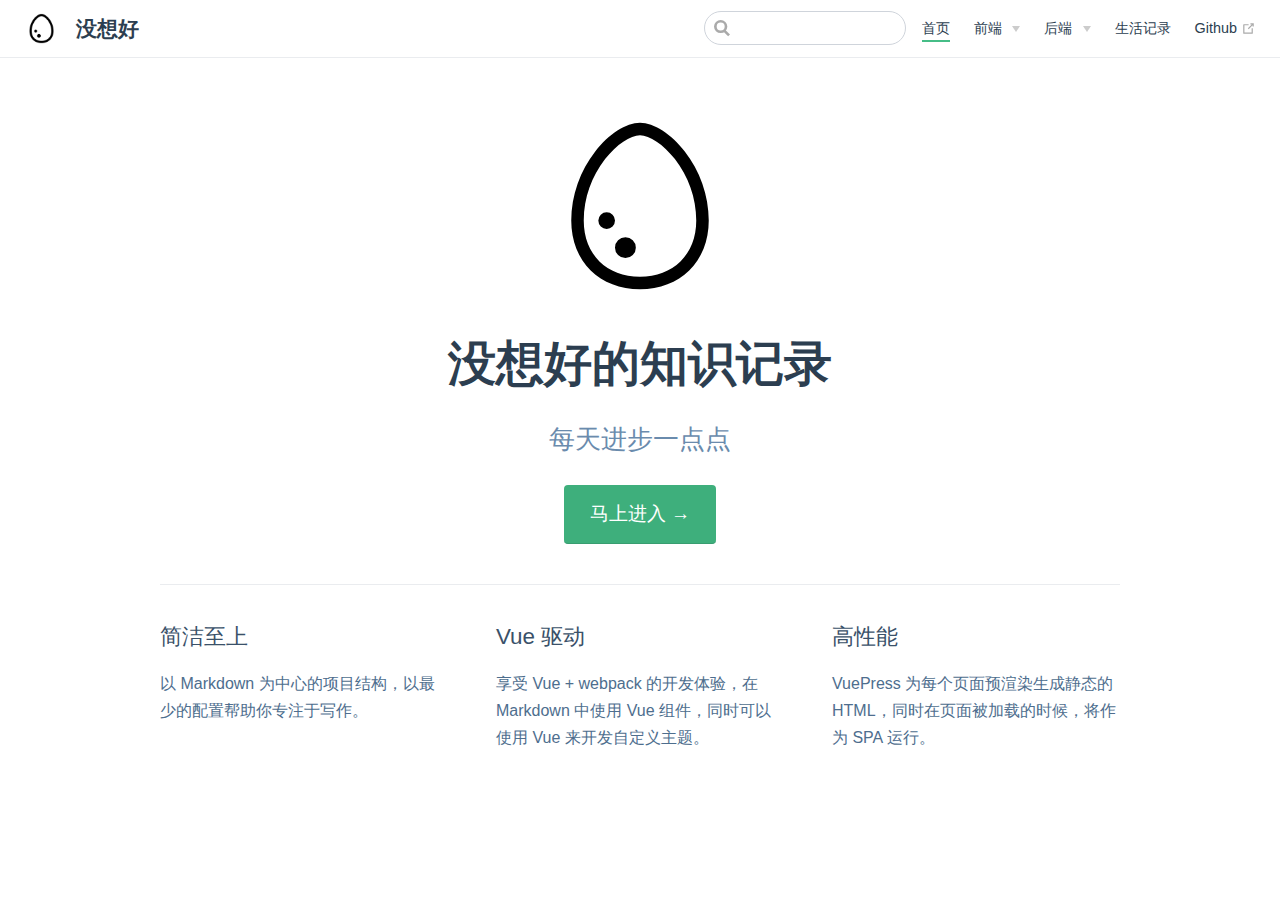
<file: index.html>
<!DOCTYPE html>
<html lang="en-US">
  <head>
    <meta charset="utf-8">
    <meta name="viewport" content="width=device-width,initial-scale=1">
    <title>没想好</title>
    <meta name="generator" content="VuePress 1.8.0">
    <link rel="icon" href="/egg.png">
    <meta name="description" content="">
    
    <link rel="preload" href="/assets/css/0.styles.efec8a6d.css" as="style"><link rel="preload" href="/assets/js/app.824c4530.js" as="script"><link rel="preload" href="/assets/js/2.043a423b.js" as="script"><link rel="preload" href="/assets/js/7.c5848028.js" as="script"><link rel="prefetch" href="/assets/js/10.9999ba99.js"><link rel="prefetch" href="/assets/js/11.cf4c37ac.js"><link rel="prefetch" href="/assets/js/12.a2f0bc1c.js"><link rel="prefetch" href="/assets/js/13.0a766736.js"><link rel="prefetch" href="/assets/js/14.edf7d5e1.js"><link rel="prefetch" href="/assets/js/15.5fa85732.js"><link rel="prefetch" href="/assets/js/16.a6738b34.js"><link rel="prefetch" href="/assets/js/17.81f5c19d.js"><link rel="prefetch" href="/assets/js/3.d9bc2229.js"><link rel="prefetch" href="/assets/js/4.db16b84d.js"><link rel="prefetch" href="/assets/js/5.ce22f85c.js"><link rel="prefetch" href="/assets/js/6.078ab10c.js"><link rel="prefetch" href="/assets/js/8.7273b2bd.js"><link rel="prefetch" href="/assets/js/9.5b8597d9.js">
    <link rel="stylesheet" href="/assets/css/0.styles.efec8a6d.css">
  </head>
  <body>
    <div id="app" data-server-rendered="true"><div class="theme-container no-sidebar"><header class="navbar"><div class="sidebar-button"><svg xmlns="http://www.w3.org/2000/svg" aria-hidden="true" role="img" viewBox="0 0 448 512" class="icon"><path fill="currentColor" d="M436 124H12c-6.627 0-12-5.373-12-12V80c0-6.627 5.373-12 12-12h424c6.627 0 12 5.373 12 12v32c0 6.627-5.373 12-12 12zm0 160H12c-6.627 0-12-5.373-12-12v-32c0-6.627 5.373-12 12-12h424c6.627 0 12 5.373 12 12v32c0 6.627-5.373 12-12 12zm0 160H12c-6.627 0-12-5.373-12-12v-32c0-6.627 5.373-12 12-12h424c6.627 0 12 5.373 12 12v32c0 6.627-5.373 12-12 12z"></path></svg></div> <a href="/" aria-current="page" class="home-link router-link-exact-active router-link-active"><img src="/egg.png" alt="没想好" class="logo"> <span class="site-name can-hide">没想好</span></a> <div class="links"><div class="search-box"><input aria-label="Search" autocomplete="off" spellcheck="false" value=""> <!----></div> <nav class="nav-links can-hide"><div class="nav-item"><a href="/" aria-current="page" class="nav-link router-link-exact-active router-link-active">
  首页
</a></div><div class="nav-item"><div class="dropdown-wrapper"><button type="button" aria-label="前端" class="dropdown-title"><span class="title">前端</span> <span class="arrow down"></span></button> <button type="button" aria-label="前端" class="mobile-dropdown-title"><span class="title">前端</span> <span class="arrow right"></span></button> <ul class="nav-dropdown" style="display:none;"><li class="dropdown-item"><!----> <a href="/pages/frontend/react/classAndFunction.html" class="nav-link">
  react
</a></li><li class="dropdown-item"><!----> <a href="/pages/frontend/vue/vue2.html" class="nav-link">
  vue
</a></li><li class="dropdown-item"><!----> <a href="/pages/frontend/js/replace.html" class="nav-link">
  js
</a></li><li class="dropdown-item"><!----> <a href="/pages/frontend/css/white-spaceAndword-break.html" class="nav-link">
  css
</a></li><li class="dropdown-item"><!----> <a href="/pages/frontend/vuepress/vuepress.html" class="nav-link">
  vuepress
</a></li></ul></div></div><div class="nav-item"><div class="dropdown-wrapper"><button type="button" aria-label="后端" class="dropdown-title"><span class="title">后端</span> <span class="arrow down"></span></button> <button type="button" aria-label="后端" class="mobile-dropdown-title"><span class="title">后端</span> <span class="arrow right"></span></button> <ul class="nav-dropdown" style="display:none;"><li class="dropdown-item"><!----> <a href="/pages/backend/nodejs/test.html" class="nav-link">
  nodejs
</a></li></ul></div></div><div class="nav-item"><a href="/pages/life/test.html" class="nav-link">
  生活记录
</a></div><div class="nav-item"><a href="https://github.com/123456wjw" target="_blank" rel="noopener noreferrer" class="nav-link external">
  Github
  <span><svg xmlns="http://www.w3.org/2000/svg" aria-hidden="true" focusable="false" x="0px" y="0px" viewBox="0 0 100 100" width="15" height="15" class="icon outbound"><path fill="currentColor" d="M18.8,85.1h56l0,0c2.2,0,4-1.8,4-4v-32h-8v28h-48v-48h28v-8h-32l0,0c-2.2,0-4,1.8-4,4v56C14.8,83.3,16.6,85.1,18.8,85.1z"></path> <polygon fill="currentColor" points="45.7,48.7 51.3,54.3 77.2,28.5 77.2,37.2 85.2,37.2 85.2,14.9 62.8,14.9 62.8,22.9 71.5,22.9"></polygon></svg> <span class="sr-only">(opens new window)</span></span></a></div> <!----></nav></div></header> <div class="sidebar-mask"></div> <aside class="sidebar"><nav class="nav-links"><div class="nav-item"><a href="/" aria-current="page" class="nav-link router-link-exact-active router-link-active">
  首页
</a></div><div class="nav-item"><div class="dropdown-wrapper"><button type="button" aria-label="前端" class="dropdown-title"><span class="title">前端</span> <span class="arrow down"></span></button> <button type="button" aria-label="前端" class="mobile-dropdown-title"><span class="title">前端</span> <span class="arrow right"></span></button> <ul class="nav-dropdown" style="display:none;"><li class="dropdown-item"><!----> <a href="/pages/frontend/react/classAndFunction.html" class="nav-link">
  react
</a></li><li class="dropdown-item"><!----> <a href="/pages/frontend/vue/vue2.html" class="nav-link">
  vue
</a></li><li class="dropdown-item"><!----> <a href="/pages/frontend/js/replace.html" class="nav-link">
  js
</a></li><li class="dropdown-item"><!----> <a href="/pages/frontend/css/white-spaceAndword-break.html" class="nav-link">
  css
</a></li><li class="dropdown-item"><!----> <a href="/pages/frontend/vuepress/vuepress.html" class="nav-link">
  vuepress
</a></li></ul></div></div><div class="nav-item"><div class="dropdown-wrapper"><button type="button" aria-label="后端" class="dropdown-title"><span class="title">后端</span> <span class="arrow down"></span></button> <button type="button" aria-label="后端" class="mobile-dropdown-title"><span class="title">后端</span> <span class="arrow right"></span></button> <ul class="nav-dropdown" style="display:none;"><li class="dropdown-item"><!----> <a href="/pages/backend/nodejs/test.html" class="nav-link">
  nodejs
</a></li></ul></div></div><div class="nav-item"><a href="/pages/life/test.html" class="nav-link">
  生活记录
</a></div><div class="nav-item"><a href="https://github.com/123456wjw" target="_blank" rel="noopener noreferrer" class="nav-link external">
  Github
  <span><svg xmlns="http://www.w3.org/2000/svg" aria-hidden="true" focusable="false" x="0px" y="0px" viewBox="0 0 100 100" width="15" height="15" class="icon outbound"><path fill="currentColor" d="M18.8,85.1h56l0,0c2.2,0,4-1.8,4-4v-32h-8v28h-48v-48h28v-8h-32l0,0c-2.2,0-4,1.8-4,4v56C14.8,83.3,16.6,85.1,18.8,85.1z"></path> <polygon fill="currentColor" points="45.7,48.7 51.3,54.3 77.2,28.5 77.2,37.2 85.2,37.2 85.2,14.9 62.8,14.9 62.8,22.9 71.5,22.9"></polygon></svg> <span class="sr-only">(opens new window)</span></span></a></div> <!----></nav>  <!----> </aside> <main aria-labelledby="main-title" class="home"><header class="hero"><img src="/egg.png" alt="hero"> <h1 id="main-title">
      没想好的知识记录
    </h1> <p class="description">
      每天进步一点点
    </p> <p class="action"><a href="/pages/frontend/vue/vue2.html" class="nav-link action-button">
  马上进入 →
</a></p></header> <div class="features"><div class="feature"><h2>简洁至上</h2> <p>以 Markdown 为中心的项目结构，以最少的配置帮助你专注于写作。</p></div><div class="feature"><h2>Vue 驱动</h2> <p>享受 Vue + webpack 的开发体验，在 Markdown 中使用 Vue 组件，同时可以使用 Vue 来开发自定义主题。</p></div><div class="feature"><h2>高性能</h2> <p>VuePress 为每个页面预渲染生成静态的 HTML，同时在页面被加载的时候，将作为 SPA 运行。</p></div></div> <div class="theme-default-content custom content__default"></div> <!----></main></div><div class="global-ui"></div></div>
    <script src="/assets/js/app.824c4530.js" defer></script><script src="/assets/js/2.043a423b.js" defer></script><script src="/assets/js/7.c5848028.js" defer></script>
  </body>
</html>
</file>
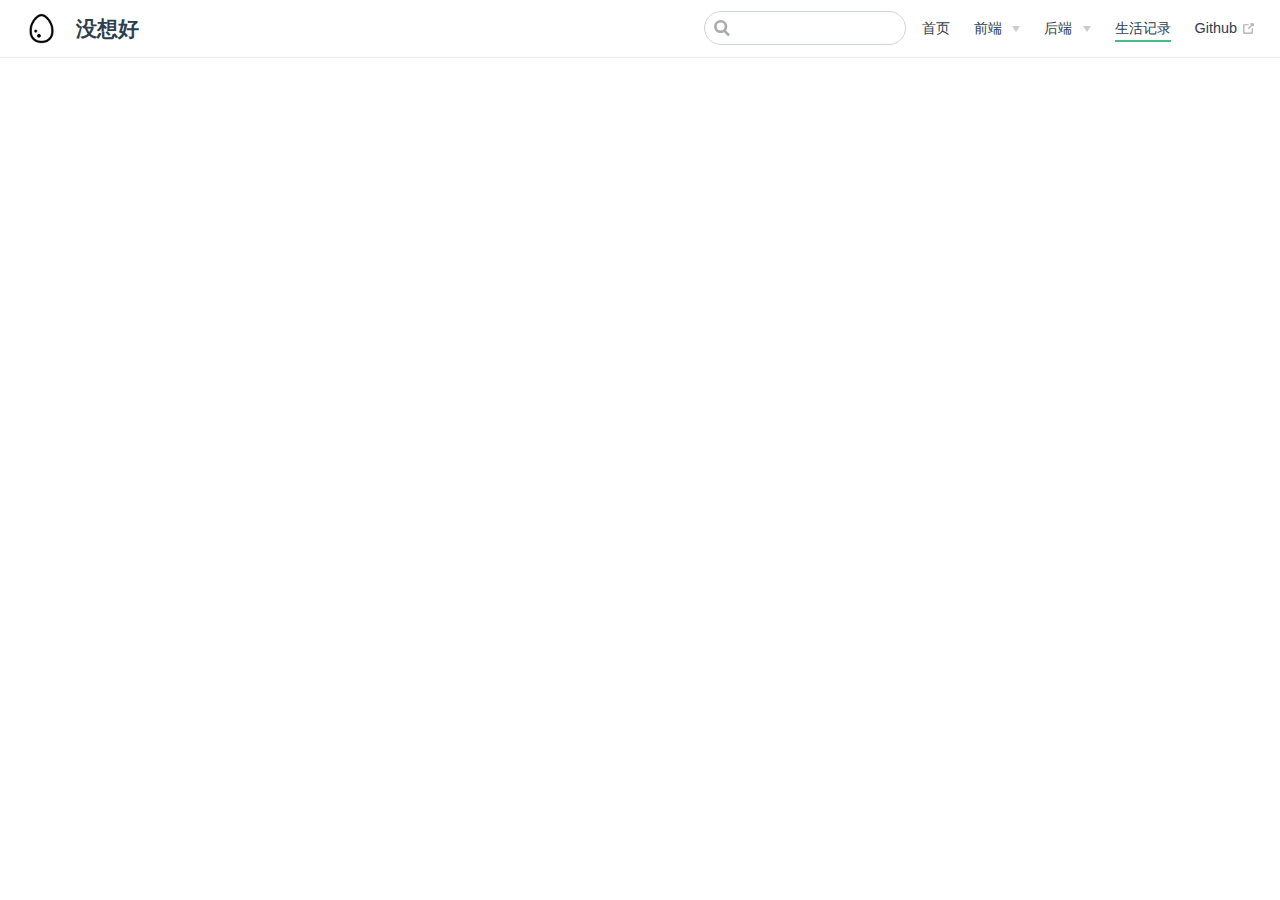
<file: pages/life/test.html>
<!DOCTYPE html>
<html lang="en-US">
  <head>
    <meta charset="utf-8">
    <meta name="viewport" content="width=device-width,initial-scale=1">
    <title>没想好</title>
    <meta name="generator" content="VuePress 1.8.0">
    <link rel="icon" href="/egg.png">
    <meta name="description" content="">
    
    <link rel="preload" href="/assets/css/0.styles.efec8a6d.css" as="style"><link rel="preload" href="/assets/js/app.824c4530.js" as="script"><link rel="preload" href="/assets/js/2.043a423b.js" as="script"><link rel="preload" href="/assets/js/17.81f5c19d.js" as="script"><link rel="prefetch" href="/assets/js/10.9999ba99.js"><link rel="prefetch" href="/assets/js/11.cf4c37ac.js"><link rel="prefetch" href="/assets/js/12.a2f0bc1c.js"><link rel="prefetch" href="/assets/js/13.0a766736.js"><link rel="prefetch" href="/assets/js/14.edf7d5e1.js"><link rel="prefetch" href="/assets/js/15.5fa85732.js"><link rel="prefetch" href="/assets/js/16.a6738b34.js"><link rel="prefetch" href="/assets/js/3.d9bc2229.js"><link rel="prefetch" href="/assets/js/4.db16b84d.js"><link rel="prefetch" href="/assets/js/5.ce22f85c.js"><link rel="prefetch" href="/assets/js/6.078ab10c.js"><link rel="prefetch" href="/assets/js/7.c5848028.js"><link rel="prefetch" href="/assets/js/8.7273b2bd.js"><link rel="prefetch" href="/assets/js/9.5b8597d9.js">
    <link rel="stylesheet" href="/assets/css/0.styles.efec8a6d.css">
  </head>
  <body>
    <div id="app" data-server-rendered="true"><div class="theme-container no-sidebar"><header class="navbar"><div class="sidebar-button"><svg xmlns="http://www.w3.org/2000/svg" aria-hidden="true" role="img" viewBox="0 0 448 512" class="icon"><path fill="currentColor" d="M436 124H12c-6.627 0-12-5.373-12-12V80c0-6.627 5.373-12 12-12h424c6.627 0 12 5.373 12 12v32c0 6.627-5.373 12-12 12zm0 160H12c-6.627 0-12-5.373-12-12v-32c0-6.627 5.373-12 12-12h424c6.627 0 12 5.373 12 12v32c0 6.627-5.373 12-12 12zm0 160H12c-6.627 0-12-5.373-12-12v-32c0-6.627 5.373-12 12-12h424c6.627 0 12 5.373 12 12v32c0 6.627-5.373 12-12 12z"></path></svg></div> <a href="/" class="home-link router-link-active"><img src="/egg.png" alt="没想好" class="logo"> <span class="site-name can-hide">没想好</span></a> <div class="links"><div class="search-box"><input aria-label="Search" autocomplete="off" spellcheck="false" value=""> <!----></div> <nav class="nav-links can-hide"><div class="nav-item"><a href="/" class="nav-link">
  首页
</a></div><div class="nav-item"><div class="dropdown-wrapper"><button type="button" aria-label="前端" class="dropdown-title"><span class="title">前端</span> <span class="arrow down"></span></button> <button type="button" aria-label="前端" class="mobile-dropdown-title"><span class="title">前端</span> <span class="arrow right"></span></button> <ul class="nav-dropdown" style="display:none;"><li class="dropdown-item"><!----> <a href="/pages/frontend/react/classAndFunction.html" class="nav-link">
  react
</a></li><li class="dropdown-item"><!----> <a href="/pages/frontend/vue/vue2.html" class="nav-link">
  vue
</a></li><li class="dropdown-item"><!----> <a href="/pages/frontend/js/replace.html" class="nav-link">
  js
</a></li><li class="dropdown-item"><!----> <a href="/pages/frontend/css/white-spaceAndword-break.html" class="nav-link">
  css
</a></li><li class="dropdown-item"><!----> <a href="/pages/frontend/vuepress/vuepress.html" class="nav-link">
  vuepress
</a></li></ul></div></div><div class="nav-item"><div class="dropdown-wrapper"><button type="button" aria-label="后端" class="dropdown-title"><span class="title">后端</span> <span class="arrow down"></span></button> <button type="button" aria-label="后端" class="mobile-dropdown-title"><span class="title">后端</span> <span class="arrow right"></span></button> <ul class="nav-dropdown" style="display:none;"><li class="dropdown-item"><!----> <a href="/pages/backend/nodejs/test.html" class="nav-link">
  nodejs
</a></li></ul></div></div><div class="nav-item"><a href="/pages/life/test.html" aria-current="page" class="nav-link router-link-exact-active router-link-active">
  生活记录
</a></div><div class="nav-item"><a href="https://github.com/123456wjw" target="_blank" rel="noopener noreferrer" class="nav-link external">
  Github
  <span><svg xmlns="http://www.w3.org/2000/svg" aria-hidden="true" focusable="false" x="0px" y="0px" viewBox="0 0 100 100" width="15" height="15" class="icon outbound"><path fill="currentColor" d="M18.8,85.1h56l0,0c2.2,0,4-1.8,4-4v-32h-8v28h-48v-48h28v-8h-32l0,0c-2.2,0-4,1.8-4,4v56C14.8,83.3,16.6,85.1,18.8,85.1z"></path> <polygon fill="currentColor" points="45.7,48.7 51.3,54.3 77.2,28.5 77.2,37.2 85.2,37.2 85.2,14.9 62.8,14.9 62.8,22.9 71.5,22.9"></polygon></svg> <span class="sr-only">(opens new window)</span></span></a></div> <!----></nav></div></header> <div class="sidebar-mask"></div> <aside class="sidebar"><nav class="nav-links"><div class="nav-item"><a href="/" class="nav-link">
  首页
</a></div><div class="nav-item"><div class="dropdown-wrapper"><button type="button" aria-label="前端" class="dropdown-title"><span class="title">前端</span> <span class="arrow down"></span></button> <button type="button" aria-label="前端" class="mobile-dropdown-title"><span class="title">前端</span> <span class="arrow right"></span></button> <ul class="nav-dropdown" style="display:none;"><li class="dropdown-item"><!----> <a href="/pages/frontend/react/classAndFunction.html" class="nav-link">
  react
</a></li><li class="dropdown-item"><!----> <a href="/pages/frontend/vue/vue2.html" class="nav-link">
  vue
</a></li><li class="dropdown-item"><!----> <a href="/pages/frontend/js/replace.html" class="nav-link">
  js
</a></li><li class="dropdown-item"><!----> <a href="/pages/frontend/css/white-spaceAndword-break.html" class="nav-link">
  css
</a></li><li class="dropdown-item"><!----> <a href="/pages/frontend/vuepress/vuepress.html" class="nav-link">
  vuepress
</a></li></ul></div></div><div class="nav-item"><div class="dropdown-wrapper"><button type="button" aria-label="后端" class="dropdown-title"><span class="title">后端</span> <span class="arrow down"></span></button> <button type="button" aria-label="后端" class="mobile-dropdown-title"><span class="title">后端</span> <span class="arrow right"></span></button> <ul class="nav-dropdown" style="display:none;"><li class="dropdown-item"><!----> <a href="/pages/backend/nodejs/test.html" class="nav-link">
  nodejs
</a></li></ul></div></div><div class="nav-item"><a href="/pages/life/test.html" aria-current="page" class="nav-link router-link-exact-active router-link-active">
  生活记录
</a></div><div class="nav-item"><a href="https://github.com/123456wjw" target="_blank" rel="noopener noreferrer" class="nav-link external">
  Github
  <span><svg xmlns="http://www.w3.org/2000/svg" aria-hidden="true" focusable="false" x="0px" y="0px" viewBox="0 0 100 100" width="15" height="15" class="icon outbound"><path fill="currentColor" d="M18.8,85.1h56l0,0c2.2,0,4-1.8,4-4v-32h-8v28h-48v-48h28v-8h-32l0,0c-2.2,0-4,1.8-4,4v56C14.8,83.3,16.6,85.1,18.8,85.1z"></path> <polygon fill="currentColor" points="45.7,48.7 51.3,54.3 77.2,28.5 77.2,37.2 85.2,37.2 85.2,14.9 62.8,14.9 62.8,22.9 71.5,22.9"></polygon></svg> <span class="sr-only">(opens new window)</span></span></a></div> <!----></nav>  <!----> </aside> <main class="page"> <div class="theme-default-content content__default"></div> <footer class="page-edit"><!----> <!----></footer> <!----> </main></div><div class="global-ui"></div></div>
    <script src="/assets/js/app.824c4530.js" defer></script><script src="/assets/js/2.043a423b.js" defer></script><script src="/assets/js/17.81f5c19d.js" defer></script>
  </body>
</html>
</file>
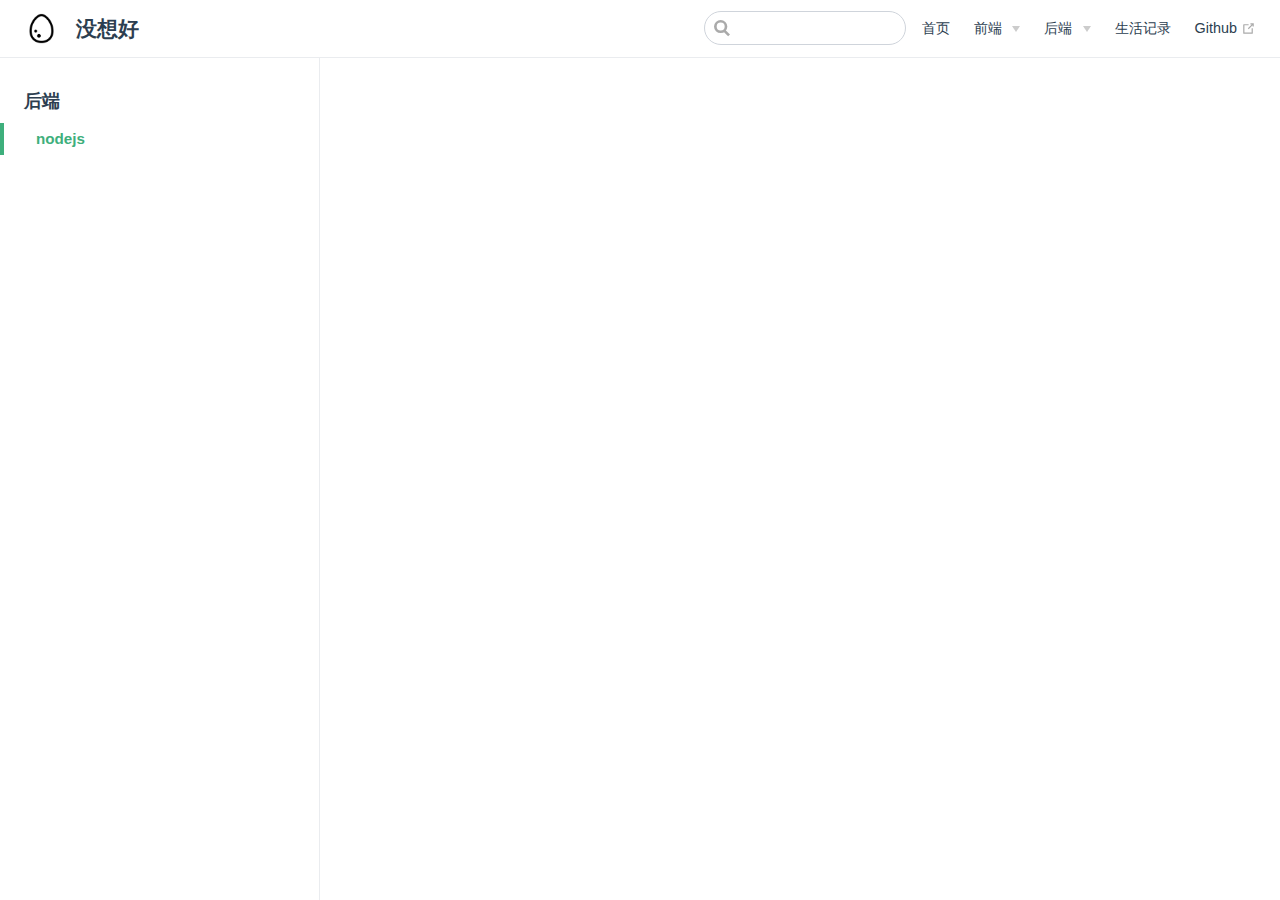
<file: pages/backend/nodejs/test.html>
<!DOCTYPE html>
<html lang="en-US">
  <head>
    <meta charset="utf-8">
    <meta name="viewport" content="width=device-width,initial-scale=1">
    <title>没想好</title>
    <meta name="generator" content="VuePress 1.8.0">
    <link rel="icon" href="/egg.png">
    <meta name="description" content="">
    
    <link rel="preload" href="/assets/css/0.styles.efec8a6d.css" as="style"><link rel="preload" href="/assets/js/app.824c4530.js" as="script"><link rel="preload" href="/assets/js/2.043a423b.js" as="script"><link rel="preload" href="/assets/js/8.7273b2bd.js" as="script"><link rel="prefetch" href="/assets/js/10.9999ba99.js"><link rel="prefetch" href="/assets/js/11.cf4c37ac.js"><link rel="prefetch" href="/assets/js/12.a2f0bc1c.js"><link rel="prefetch" href="/assets/js/13.0a766736.js"><link rel="prefetch" href="/assets/js/14.edf7d5e1.js"><link rel="prefetch" href="/assets/js/15.5fa85732.js"><link rel="prefetch" href="/assets/js/16.a6738b34.js"><link rel="prefetch" href="/assets/js/17.81f5c19d.js"><link rel="prefetch" href="/assets/js/3.d9bc2229.js"><link rel="prefetch" href="/assets/js/4.db16b84d.js"><link rel="prefetch" href="/assets/js/5.ce22f85c.js"><link rel="prefetch" href="/assets/js/6.078ab10c.js"><link rel="prefetch" href="/assets/js/7.c5848028.js"><link rel="prefetch" href="/assets/js/9.5b8597d9.js">
    <link rel="stylesheet" href="/assets/css/0.styles.efec8a6d.css">
  </head>
  <body>
    <div id="app" data-server-rendered="true"><div class="theme-container"><header class="navbar"><div class="sidebar-button"><svg xmlns="http://www.w3.org/2000/svg" aria-hidden="true" role="img" viewBox="0 0 448 512" class="icon"><path fill="currentColor" d="M436 124H12c-6.627 0-12-5.373-12-12V80c0-6.627 5.373-12 12-12h424c6.627 0 12 5.373 12 12v32c0 6.627-5.373 12-12 12zm0 160H12c-6.627 0-12-5.373-12-12v-32c0-6.627 5.373-12 12-12h424c6.627 0 12 5.373 12 12v32c0 6.627-5.373 12-12 12zm0 160H12c-6.627 0-12-5.373-12-12v-32c0-6.627 5.373-12 12-12h424c6.627 0 12 5.373 12 12v32c0 6.627-5.373 12-12 12z"></path></svg></div> <a href="/" class="home-link router-link-active"><img src="/egg.png" alt="没想好" class="logo"> <span class="site-name can-hide">没想好</span></a> <div class="links"><div class="search-box"><input aria-label="Search" autocomplete="off" spellcheck="false" value=""> <!----></div> <nav class="nav-links can-hide"><div class="nav-item"><a href="/" class="nav-link">
  首页
</a></div><div class="nav-item"><div class="dropdown-wrapper"><button type="button" aria-label="前端" class="dropdown-title"><span class="title">前端</span> <span class="arrow down"></span></button> <button type="button" aria-label="前端" class="mobile-dropdown-title"><span class="title">前端</span> <span class="arrow right"></span></button> <ul class="nav-dropdown" style="display:none;"><li class="dropdown-item"><!----> <a href="/pages/frontend/react/classAndFunction.html" class="nav-link">
  react
</a></li><li class="dropdown-item"><!----> <a href="/pages/frontend/vue/vue2.html" class="nav-link">
  vue
</a></li><li class="dropdown-item"><!----> <a href="/pages/frontend/js/replace.html" class="nav-link">
  js
</a></li><li class="dropdown-item"><!----> <a href="/pages/frontend/css/white-spaceAndword-break.html" class="nav-link">
  css
</a></li><li class="dropdown-item"><!----> <a href="/pages/frontend/vuepress/vuepress.html" class="nav-link">
  vuepress
</a></li></ul></div></div><div class="nav-item"><div class="dropdown-wrapper"><button type="button" aria-label="后端" class="dropdown-title"><span class="title">后端</span> <span class="arrow down"></span></button> <button type="button" aria-label="后端" class="mobile-dropdown-title"><span class="title">后端</span> <span class="arrow right"></span></button> <ul class="nav-dropdown" style="display:none;"><li class="dropdown-item"><!----> <a href="/pages/backend/nodejs/test.html" aria-current="page" class="nav-link router-link-exact-active router-link-active">
  nodejs
</a></li></ul></div></div><div class="nav-item"><a href="/pages/life/test.html" class="nav-link">
  生活记录
</a></div><div class="nav-item"><a href="https://github.com/123456wjw" target="_blank" rel="noopener noreferrer" class="nav-link external">
  Github
  <span><svg xmlns="http://www.w3.org/2000/svg" aria-hidden="true" focusable="false" x="0px" y="0px" viewBox="0 0 100 100" width="15" height="15" class="icon outbound"><path fill="currentColor" d="M18.8,85.1h56l0,0c2.2,0,4-1.8,4-4v-32h-8v28h-48v-48h28v-8h-32l0,0c-2.2,0-4,1.8-4,4v56C14.8,83.3,16.6,85.1,18.8,85.1z"></path> <polygon fill="currentColor" points="45.7,48.7 51.3,54.3 77.2,28.5 77.2,37.2 85.2,37.2 85.2,14.9 62.8,14.9 62.8,22.9 71.5,22.9"></polygon></svg> <span class="sr-only">(opens new window)</span></span></a></div> <!----></nav></div></header> <div class="sidebar-mask"></div> <aside class="sidebar"><nav class="nav-links"><div class="nav-item"><a href="/" class="nav-link">
  首页
</a></div><div class="nav-item"><div class="dropdown-wrapper"><button type="button" aria-label="前端" class="dropdown-title"><span class="title">前端</span> <span class="arrow down"></span></button> <button type="button" aria-label="前端" class="mobile-dropdown-title"><span class="title">前端</span> <span class="arrow right"></span></button> <ul class="nav-dropdown" style="display:none;"><li class="dropdown-item"><!----> <a href="/pages/frontend/react/classAndFunction.html" class="nav-link">
  react
</a></li><li class="dropdown-item"><!----> <a href="/pages/frontend/vue/vue2.html" class="nav-link">
  vue
</a></li><li class="dropdown-item"><!----> <a href="/pages/frontend/js/replace.html" class="nav-link">
  js
</a></li><li class="dropdown-item"><!----> <a href="/pages/frontend/css/white-spaceAndword-break.html" class="nav-link">
  css
</a></li><li class="dropdown-item"><!----> <a href="/pages/frontend/vuepress/vuepress.html" class="nav-link">
  vuepress
</a></li></ul></div></div><div class="nav-item"><div class="dropdown-wrapper"><button type="button" aria-label="后端" class="dropdown-title"><span class="title">后端</span> <span class="arrow down"></span></button> <button type="button" aria-label="后端" class="mobile-dropdown-title"><span class="title">后端</span> <span class="arrow right"></span></button> <ul class="nav-dropdown" style="display:none;"><li class="dropdown-item"><!----> <a href="/pages/backend/nodejs/test.html" aria-current="page" class="nav-link router-link-exact-active router-link-active">
  nodejs
</a></li></ul></div></div><div class="nav-item"><a href="/pages/life/test.html" class="nav-link">
  生活记录
</a></div><div class="nav-item"><a href="https://github.com/123456wjw" target="_blank" rel="noopener noreferrer" class="nav-link external">
  Github
  <span><svg xmlns="http://www.w3.org/2000/svg" aria-hidden="true" focusable="false" x="0px" y="0px" viewBox="0 0 100 100" width="15" height="15" class="icon outbound"><path fill="currentColor" d="M18.8,85.1h56l0,0c2.2,0,4-1.8,4-4v-32h-8v28h-48v-48h28v-8h-32l0,0c-2.2,0-4,1.8-4,4v56C14.8,83.3,16.6,85.1,18.8,85.1z"></path> <polygon fill="currentColor" points="45.7,48.7 51.3,54.3 77.2,28.5 77.2,37.2 85.2,37.2 85.2,14.9 62.8,14.9 62.8,22.9 71.5,22.9"></polygon></svg> <span class="sr-only">(opens new window)</span></span></a></div> <!----></nav>  <ul class="sidebar-links"><li><section class="sidebar-group depth-0"><p class="sidebar-heading open"><span>后端</span> <!----></p> <ul class="sidebar-links sidebar-group-items"><li><a href="/pages/backend/nodejs/test.html" aria-current="page" class="active sidebar-link">nodejs</a></li></ul></section></li></ul> </aside> <main class="page"> <div class="theme-default-content content__default"></div> <footer class="page-edit"><!----> <!----></footer> <!----> </main></div><div class="global-ui"></div></div>
    <script src="/assets/js/app.824c4530.js" defer></script><script src="/assets/js/2.043a423b.js" defer></script><script src="/assets/js/8.7273b2bd.js" defer></script>
  </body>
</html>
</file>
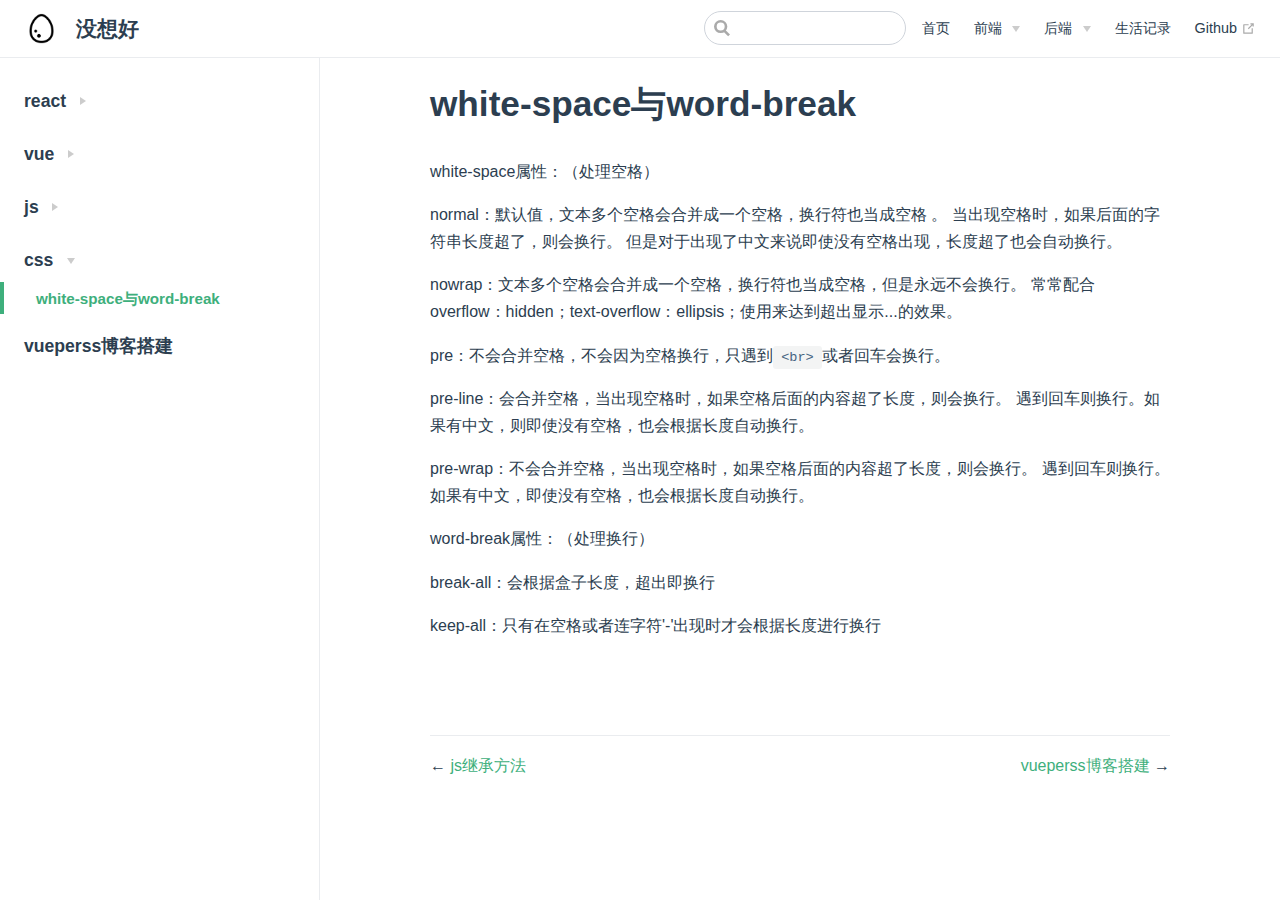
<file: pages/frontend/css/white-spaceAndword-break.html>
<!DOCTYPE html>
<html lang="en-US">
  <head>
    <meta charset="utf-8">
    <meta name="viewport" content="width=device-width,initial-scale=1">
    <title>没想好</title>
    <meta name="generator" content="VuePress 1.8.0">
    <link rel="icon" href="/egg.png">
    <meta name="description" content="">
    
    <link rel="preload" href="/assets/css/0.styles.efec8a6d.css" as="style"><link rel="preload" href="/assets/js/app.824c4530.js" as="script"><link rel="preload" href="/assets/js/2.043a423b.js" as="script"><link rel="preload" href="/assets/js/9.5b8597d9.js" as="script"><link rel="prefetch" href="/assets/js/10.9999ba99.js"><link rel="prefetch" href="/assets/js/11.cf4c37ac.js"><link rel="prefetch" href="/assets/js/12.a2f0bc1c.js"><link rel="prefetch" href="/assets/js/13.0a766736.js"><link rel="prefetch" href="/assets/js/14.edf7d5e1.js"><link rel="prefetch" href="/assets/js/15.5fa85732.js"><link rel="prefetch" href="/assets/js/16.a6738b34.js"><link rel="prefetch" href="/assets/js/17.81f5c19d.js"><link rel="prefetch" href="/assets/js/3.d9bc2229.js"><link rel="prefetch" href="/assets/js/4.db16b84d.js"><link rel="prefetch" href="/assets/js/5.ce22f85c.js"><link rel="prefetch" href="/assets/js/6.078ab10c.js"><link rel="prefetch" href="/assets/js/7.c5848028.js"><link rel="prefetch" href="/assets/js/8.7273b2bd.js">
    <link rel="stylesheet" href="/assets/css/0.styles.efec8a6d.css">
  </head>
  <body>
    <div id="app" data-server-rendered="true"><div class="theme-container"><header class="navbar"><div class="sidebar-button"><svg xmlns="http://www.w3.org/2000/svg" aria-hidden="true" role="img" viewBox="0 0 448 512" class="icon"><path fill="currentColor" d="M436 124H12c-6.627 0-12-5.373-12-12V80c0-6.627 5.373-12 12-12h424c6.627 0 12 5.373 12 12v32c0 6.627-5.373 12-12 12zm0 160H12c-6.627 0-12-5.373-12-12v-32c0-6.627 5.373-12 12-12h424c6.627 0 12 5.373 12 12v32c0 6.627-5.373 12-12 12zm0 160H12c-6.627 0-12-5.373-12-12v-32c0-6.627 5.373-12 12-12h424c6.627 0 12 5.373 12 12v32c0 6.627-5.373 12-12 12z"></path></svg></div> <a href="/" class="home-link router-link-active"><img src="/egg.png" alt="没想好" class="logo"> <span class="site-name can-hide">没想好</span></a> <div class="links"><div class="search-box"><input aria-label="Search" autocomplete="off" spellcheck="false" value=""> <!----></div> <nav class="nav-links can-hide"><div class="nav-item"><a href="/" class="nav-link">
  首页
</a></div><div class="nav-item"><div class="dropdown-wrapper"><button type="button" aria-label="前端" class="dropdown-title"><span class="title">前端</span> <span class="arrow down"></span></button> <button type="button" aria-label="前端" class="mobile-dropdown-title"><span class="title">前端</span> <span class="arrow right"></span></button> <ul class="nav-dropdown" style="display:none;"><li class="dropdown-item"><!----> <a href="/pages/frontend/react/classAndFunction.html" class="nav-link">
  react
</a></li><li class="dropdown-item"><!----> <a href="/pages/frontend/vue/vue2.html" class="nav-link">
  vue
</a></li><li class="dropdown-item"><!----> <a href="/pages/frontend/js/replace.html" class="nav-link">
  js
</a></li><li class="dropdown-item"><!----> <a href="/pages/frontend/css/white-spaceAndword-break.html" aria-current="page" class="nav-link router-link-exact-active router-link-active">
  css
</a></li><li class="dropdown-item"><!----> <a href="/pages/frontend/vuepress/vuepress.html" class="nav-link">
  vuepress
</a></li></ul></div></div><div class="nav-item"><div class="dropdown-wrapper"><button type="button" aria-label="后端" class="dropdown-title"><span class="title">后端</span> <span class="arrow down"></span></button> <button type="button" aria-label="后端" class="mobile-dropdown-title"><span class="title">后端</span> <span class="arrow right"></span></button> <ul class="nav-dropdown" style="display:none;"><li class="dropdown-item"><!----> <a href="/pages/backend/nodejs/test.html" class="nav-link">
  nodejs
</a></li></ul></div></div><div class="nav-item"><a href="/pages/life/test.html" class="nav-link">
  生活记录
</a></div><div class="nav-item"><a href="https://github.com/123456wjw" target="_blank" rel="noopener noreferrer" class="nav-link external">
  Github
  <span><svg xmlns="http://www.w3.org/2000/svg" aria-hidden="true" focusable="false" x="0px" y="0px" viewBox="0 0 100 100" width="15" height="15" class="icon outbound"><path fill="currentColor" d="M18.8,85.1h56l0,0c2.2,0,4-1.8,4-4v-32h-8v28h-48v-48h28v-8h-32l0,0c-2.2,0-4,1.8-4,4v56C14.8,83.3,16.6,85.1,18.8,85.1z"></path> <polygon fill="currentColor" points="45.7,48.7 51.3,54.3 77.2,28.5 77.2,37.2 85.2,37.2 85.2,14.9 62.8,14.9 62.8,22.9 71.5,22.9"></polygon></svg> <span class="sr-only">(opens new window)</span></span></a></div> <!----></nav></div></header> <div class="sidebar-mask"></div> <aside class="sidebar"><nav class="nav-links"><div class="nav-item"><a href="/" class="nav-link">
  首页
</a></div><div class="nav-item"><div class="dropdown-wrapper"><button type="button" aria-label="前端" class="dropdown-title"><span class="title">前端</span> <span class="arrow down"></span></button> <button type="button" aria-label="前端" class="mobile-dropdown-title"><span class="title">前端</span> <span class="arrow right"></span></button> <ul class="nav-dropdown" style="display:none;"><li class="dropdown-item"><!----> <a href="/pages/frontend/react/classAndFunction.html" class="nav-link">
  react
</a></li><li class="dropdown-item"><!----> <a href="/pages/frontend/vue/vue2.html" class="nav-link">
  vue
</a></li><li class="dropdown-item"><!----> <a href="/pages/frontend/js/replace.html" class="nav-link">
  js
</a></li><li class="dropdown-item"><!----> <a href="/pages/frontend/css/white-spaceAndword-break.html" aria-current="page" class="nav-link router-link-exact-active router-link-active">
  css
</a></li><li class="dropdown-item"><!----> <a href="/pages/frontend/vuepress/vuepress.html" class="nav-link">
  vuepress
</a></li></ul></div></div><div class="nav-item"><div class="dropdown-wrapper"><button type="button" aria-label="后端" class="dropdown-title"><span class="title">后端</span> <span class="arrow down"></span></button> <button type="button" aria-label="后端" class="mobile-dropdown-title"><span class="title">后端</span> <span class="arrow right"></span></button> <ul class="nav-dropdown" style="display:none;"><li class="dropdown-item"><!----> <a href="/pages/backend/nodejs/test.html" class="nav-link">
  nodejs
</a></li></ul></div></div><div class="nav-item"><a href="/pages/life/test.html" class="nav-link">
  生活记录
</a></div><div class="nav-item"><a href="https://github.com/123456wjw" target="_blank" rel="noopener noreferrer" class="nav-link external">
  Github
  <span><svg xmlns="http://www.w3.org/2000/svg" aria-hidden="true" focusable="false" x="0px" y="0px" viewBox="0 0 100 100" width="15" height="15" class="icon outbound"><path fill="currentColor" d="M18.8,85.1h56l0,0c2.2,0,4-1.8,4-4v-32h-8v28h-48v-48h28v-8h-32l0,0c-2.2,0-4,1.8-4,4v56C14.8,83.3,16.6,85.1,18.8,85.1z"></path> <polygon fill="currentColor" points="45.7,48.7 51.3,54.3 77.2,28.5 77.2,37.2 85.2,37.2 85.2,14.9 62.8,14.9 62.8,22.9 71.5,22.9"></polygon></svg> <span class="sr-only">(opens new window)</span></span></a></div> <!----></nav>  <ul class="sidebar-links"><li><section class="sidebar-group collapsable depth-0"><p class="sidebar-heading"><span>react</span> <span class="arrow right"></span></p> <!----></section></li><li><section class="sidebar-group collapsable depth-0"><p class="sidebar-heading"><span>vue</span> <span class="arrow right"></span></p> <!----></section></li><li><section class="sidebar-group collapsable depth-0"><p class="sidebar-heading"><span>js</span> <span class="arrow right"></span></p> <!----></section></li><li><section class="sidebar-group collapsable depth-0"><p class="sidebar-heading open"><span>css</span> <span class="arrow down"></span></p> <ul class="sidebar-links sidebar-group-items"><li><a href="/pages/frontend/css/white-spaceAndword-break.html" aria-current="page" class="active sidebar-link">white-space与word-break</a></li></ul></section></li><li><a href="/pages/frontend/vuepress/vuepress.html" class="sidebar-link">vueperss博客搭建</a></li></ul> </aside> <main class="page"> <div class="theme-default-content content__default"><h1 id="white-space与word-break"><a href="#white-space与word-break" class="header-anchor">#</a> white-space与word-break</h1> <p>white-space属性：（处理空格）</p> <p>normal：默认值，文本多个空格会合并成一个空格，换行符也当成空格 。
当出现空格时，如果后面的字符串长度超了，则会换行。
但是对于出现了中文来说即使没有空格出现，长度超了也会自动换行。</p> <p>nowrap：文本多个空格会合并成一个空格，换行符也当成空格，但是永远不会换行。
常常配合overflow：hidden；text-overflow：ellipsis；使用来达到超出显示...的效果。</p> <p>pre：不会合并空格，不会因为空格换行，只遇到<code>&lt;br&gt;</code>或者回车会换行。</p> <p>pre-line：会合并空格，当出现空格时，如果空格后面的内容超了长度，则会换行。
遇到回车则换行。如果有中文，则即使没有空格，也会根据长度自动换行。</p> <p>pre-wrap：不会合并空格，当出现空格时，如果空格后面的内容超了长度，则会换行。
遇到回车则换行。如果有中文，即使没有空格，也会根据长度自动换行。</p> <p>word-break属性：（处理换行）</p> <p>break-all：会根据盒子长度，超出即换行</p> <p>keep-all：只有在空格或者连字符'-'出现时才会根据长度进行换行</p></div> <footer class="page-edit"><!----> <!----></footer> <div class="page-nav"><p class="inner"><span class="prev">
      ←
      <a href="/pages/frontend/js/jicheng.html" class="prev">
        js继承方法
      </a></span> <span class="next"><a href="/pages/frontend/vuepress/vuepress.html">
        vueperss博客搭建
      </a>
      →
    </span></p></div> </main></div><div class="global-ui"></div></div>
    <script src="/assets/js/app.824c4530.js" defer></script><script src="/assets/js/2.043a423b.js" defer></script><script src="/assets/js/9.5b8597d9.js" defer></script>
  </body>
</html>
</file>
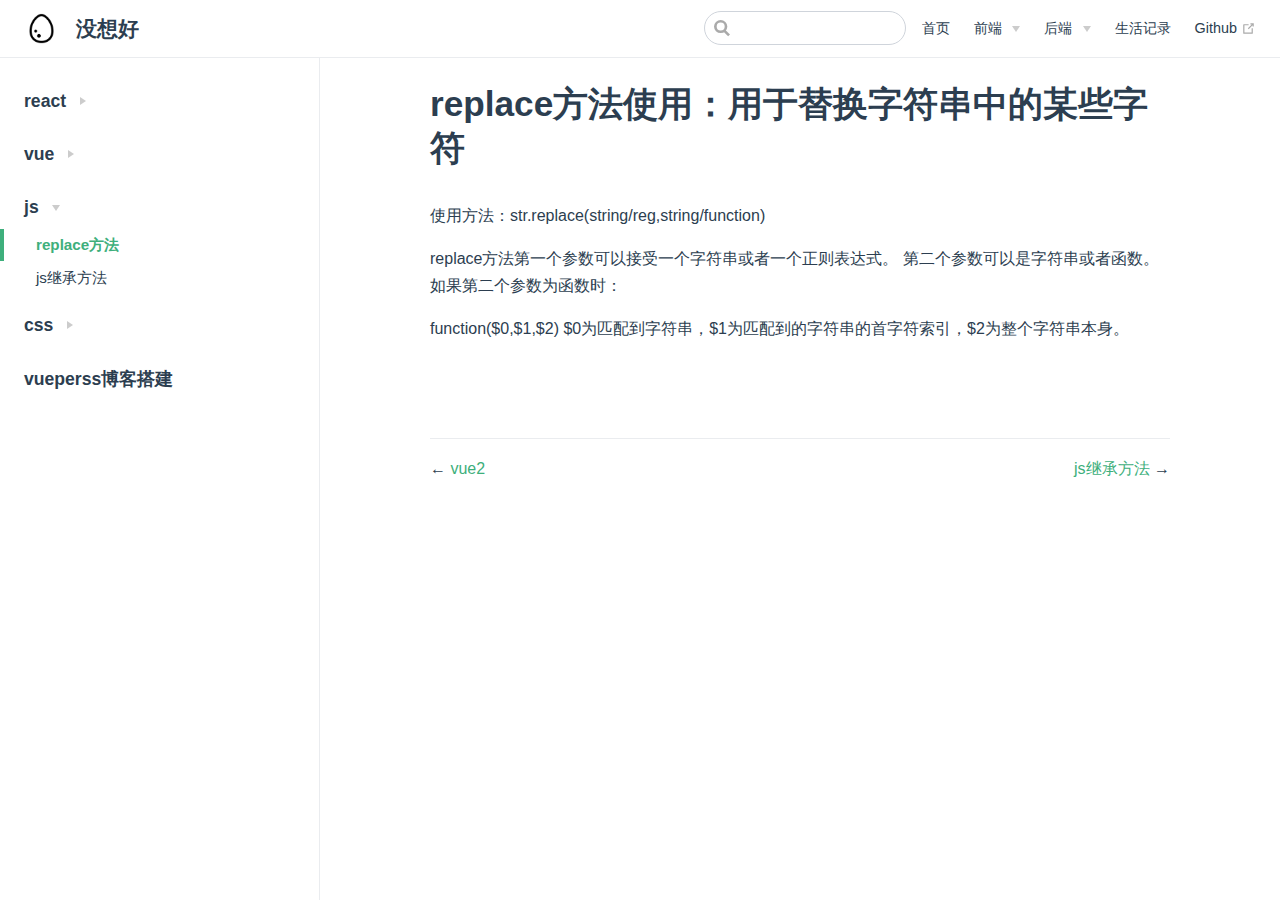
<file: pages/frontend/js/replace.html>
<!DOCTYPE html>
<html lang="en-US">
  <head>
    <meta charset="utf-8">
    <meta name="viewport" content="width=device-width,initial-scale=1">
    <title>没想好</title>
    <meta name="generator" content="VuePress 1.8.0">
    <link rel="icon" href="/egg.png">
    <meta name="description" content="">
    
    <link rel="preload" href="/assets/css/0.styles.efec8a6d.css" as="style"><link rel="preload" href="/assets/js/app.824c4530.js" as="script"><link rel="preload" href="/assets/js/2.043a423b.js" as="script"><link rel="preload" href="/assets/js/11.cf4c37ac.js" as="script"><link rel="prefetch" href="/assets/js/10.9999ba99.js"><link rel="prefetch" href="/assets/js/12.a2f0bc1c.js"><link rel="prefetch" href="/assets/js/13.0a766736.js"><link rel="prefetch" href="/assets/js/14.edf7d5e1.js"><link rel="prefetch" href="/assets/js/15.5fa85732.js"><link rel="prefetch" href="/assets/js/16.a6738b34.js"><link rel="prefetch" href="/assets/js/17.81f5c19d.js"><link rel="prefetch" href="/assets/js/3.d9bc2229.js"><link rel="prefetch" href="/assets/js/4.db16b84d.js"><link rel="prefetch" href="/assets/js/5.ce22f85c.js"><link rel="prefetch" href="/assets/js/6.078ab10c.js"><link rel="prefetch" href="/assets/js/7.c5848028.js"><link rel="prefetch" href="/assets/js/8.7273b2bd.js"><link rel="prefetch" href="/assets/js/9.5b8597d9.js">
    <link rel="stylesheet" href="/assets/css/0.styles.efec8a6d.css">
  </head>
  <body>
    <div id="app" data-server-rendered="true"><div class="theme-container"><header class="navbar"><div class="sidebar-button"><svg xmlns="http://www.w3.org/2000/svg" aria-hidden="true" role="img" viewBox="0 0 448 512" class="icon"><path fill="currentColor" d="M436 124H12c-6.627 0-12-5.373-12-12V80c0-6.627 5.373-12 12-12h424c6.627 0 12 5.373 12 12v32c0 6.627-5.373 12-12 12zm0 160H12c-6.627 0-12-5.373-12-12v-32c0-6.627 5.373-12 12-12h424c6.627 0 12 5.373 12 12v32c0 6.627-5.373 12-12 12zm0 160H12c-6.627 0-12-5.373-12-12v-32c0-6.627 5.373-12 12-12h424c6.627 0 12 5.373 12 12v32c0 6.627-5.373 12-12 12z"></path></svg></div> <a href="/" class="home-link router-link-active"><img src="/egg.png" alt="没想好" class="logo"> <span class="site-name can-hide">没想好</span></a> <div class="links"><div class="search-box"><input aria-label="Search" autocomplete="off" spellcheck="false" value=""> <!----></div> <nav class="nav-links can-hide"><div class="nav-item"><a href="/" class="nav-link">
  首页
</a></div><div class="nav-item"><div class="dropdown-wrapper"><button type="button" aria-label="前端" class="dropdown-title"><span class="title">前端</span> <span class="arrow down"></span></button> <button type="button" aria-label="前端" class="mobile-dropdown-title"><span class="title">前端</span> <span class="arrow right"></span></button> <ul class="nav-dropdown" style="display:none;"><li class="dropdown-item"><!----> <a href="/pages/frontend/react/classAndFunction.html" class="nav-link">
  react
</a></li><li class="dropdown-item"><!----> <a href="/pages/frontend/vue/vue2.html" class="nav-link">
  vue
</a></li><li class="dropdown-item"><!----> <a href="/pages/frontend/js/replace.html" aria-current="page" class="nav-link router-link-exact-active router-link-active">
  js
</a></li><li class="dropdown-item"><!----> <a href="/pages/frontend/css/white-spaceAndword-break.html" class="nav-link">
  css
</a></li><li class="dropdown-item"><!----> <a href="/pages/frontend/vuepress/vuepress.html" class="nav-link">
  vuepress
</a></li></ul></div></div><div class="nav-item"><div class="dropdown-wrapper"><button type="button" aria-label="后端" class="dropdown-title"><span class="title">后端</span> <span class="arrow down"></span></button> <button type="button" aria-label="后端" class="mobile-dropdown-title"><span class="title">后端</span> <span class="arrow right"></span></button> <ul class="nav-dropdown" style="display:none;"><li class="dropdown-item"><!----> <a href="/pages/backend/nodejs/test.html" class="nav-link">
  nodejs
</a></li></ul></div></div><div class="nav-item"><a href="/pages/life/test.html" class="nav-link">
  生活记录
</a></div><div class="nav-item"><a href="https://github.com/123456wjw" target="_blank" rel="noopener noreferrer" class="nav-link external">
  Github
  <span><svg xmlns="http://www.w3.org/2000/svg" aria-hidden="true" focusable="false" x="0px" y="0px" viewBox="0 0 100 100" width="15" height="15" class="icon outbound"><path fill="currentColor" d="M18.8,85.1h56l0,0c2.2,0,4-1.8,4-4v-32h-8v28h-48v-48h28v-8h-32l0,0c-2.2,0-4,1.8-4,4v56C14.8,83.3,16.6,85.1,18.8,85.1z"></path> <polygon fill="currentColor" points="45.7,48.7 51.3,54.3 77.2,28.5 77.2,37.2 85.2,37.2 85.2,14.9 62.8,14.9 62.8,22.9 71.5,22.9"></polygon></svg> <span class="sr-only">(opens new window)</span></span></a></div> <!----></nav></div></header> <div class="sidebar-mask"></div> <aside class="sidebar"><nav class="nav-links"><div class="nav-item"><a href="/" class="nav-link">
  首页
</a></div><div class="nav-item"><div class="dropdown-wrapper"><button type="button" aria-label="前端" class="dropdown-title"><span class="title">前端</span> <span class="arrow down"></span></button> <button type="button" aria-label="前端" class="mobile-dropdown-title"><span class="title">前端</span> <span class="arrow right"></span></button> <ul class="nav-dropdown" style="display:none;"><li class="dropdown-item"><!----> <a href="/pages/frontend/react/classAndFunction.html" class="nav-link">
  react
</a></li><li class="dropdown-item"><!----> <a href="/pages/frontend/vue/vue2.html" class="nav-link">
  vue
</a></li><li class="dropdown-item"><!----> <a href="/pages/frontend/js/replace.html" aria-current="page" class="nav-link router-link-exact-active router-link-active">
  js
</a></li><li class="dropdown-item"><!----> <a href="/pages/frontend/css/white-spaceAndword-break.html" class="nav-link">
  css
</a></li><li class="dropdown-item"><!----> <a href="/pages/frontend/vuepress/vuepress.html" class="nav-link">
  vuepress
</a></li></ul></div></div><div class="nav-item"><div class="dropdown-wrapper"><button type="button" aria-label="后端" class="dropdown-title"><span class="title">后端</span> <span class="arrow down"></span></button> <button type="button" aria-label="后端" class="mobile-dropdown-title"><span class="title">后端</span> <span class="arrow right"></span></button> <ul class="nav-dropdown" style="display:none;"><li class="dropdown-item"><!----> <a href="/pages/backend/nodejs/test.html" class="nav-link">
  nodejs
</a></li></ul></div></div><div class="nav-item"><a href="/pages/life/test.html" class="nav-link">
  生活记录
</a></div><div class="nav-item"><a href="https://github.com/123456wjw" target="_blank" rel="noopener noreferrer" class="nav-link external">
  Github
  <span><svg xmlns="http://www.w3.org/2000/svg" aria-hidden="true" focusable="false" x="0px" y="0px" viewBox="0 0 100 100" width="15" height="15" class="icon outbound"><path fill="currentColor" d="M18.8,85.1h56l0,0c2.2,0,4-1.8,4-4v-32h-8v28h-48v-48h28v-8h-32l0,0c-2.2,0-4,1.8-4,4v56C14.8,83.3,16.6,85.1,18.8,85.1z"></path> <polygon fill="currentColor" points="45.7,48.7 51.3,54.3 77.2,28.5 77.2,37.2 85.2,37.2 85.2,14.9 62.8,14.9 62.8,22.9 71.5,22.9"></polygon></svg> <span class="sr-only">(opens new window)</span></span></a></div> <!----></nav>  <ul class="sidebar-links"><li><section class="sidebar-group collapsable depth-0"><p class="sidebar-heading"><span>react</span> <span class="arrow right"></span></p> <!----></section></li><li><section class="sidebar-group collapsable depth-0"><p class="sidebar-heading"><span>vue</span> <span class="arrow right"></span></p> <!----></section></li><li><section class="sidebar-group collapsable depth-0"><p class="sidebar-heading open"><span>js</span> <span class="arrow down"></span></p> <ul class="sidebar-links sidebar-group-items"><li><a href="/pages/frontend/js/replace.html" aria-current="page" class="active sidebar-link">replace方法</a></li><li><a href="/pages/frontend/js/jicheng.html" class="sidebar-link">js继承方法</a></li></ul></section></li><li><section class="sidebar-group collapsable depth-0"><p class="sidebar-heading"><span>css</span> <span class="arrow right"></span></p> <!----></section></li><li><a href="/pages/frontend/vuepress/vuepress.html" class="sidebar-link">vueperss博客搭建</a></li></ul> </aside> <main class="page"> <div class="theme-default-content content__default"><h1 id="replace方法使用-用于替换字符串中的某些字符"><a href="#replace方法使用-用于替换字符串中的某些字符" class="header-anchor">#</a> replace方法使用：用于替换字符串中的某些字符</h1> <p>使用方法：str.replace(string/reg,string/function)</p> <p>replace方法第一个参数可以接受一个字符串或者一个正则表达式。
第二个参数可以是字符串或者函数。如果第二个参数为函数时：</p> <p>function($0,$1,$2)  $0为匹配到字符串，$1为匹配到的字符串的首字符索引，$2为整个字符串本身。</p></div> <footer class="page-edit"><!----> <!----></footer> <div class="page-nav"><p class="inner"><span class="prev">
      ←
      <a href="/pages/frontend/vue/vue2.html" class="prev">
        vue2
      </a></span> <span class="next"><a href="/pages/frontend/js/jicheng.html">
        js继承方法
      </a>
      →
    </span></p></div> </main></div><div class="global-ui"></div></div>
    <script src="/assets/js/app.824c4530.js" defer></script><script src="/assets/js/2.043a423b.js" defer></script><script src="/assets/js/11.cf4c37ac.js" defer></script>
  </body>
</html>
</file>
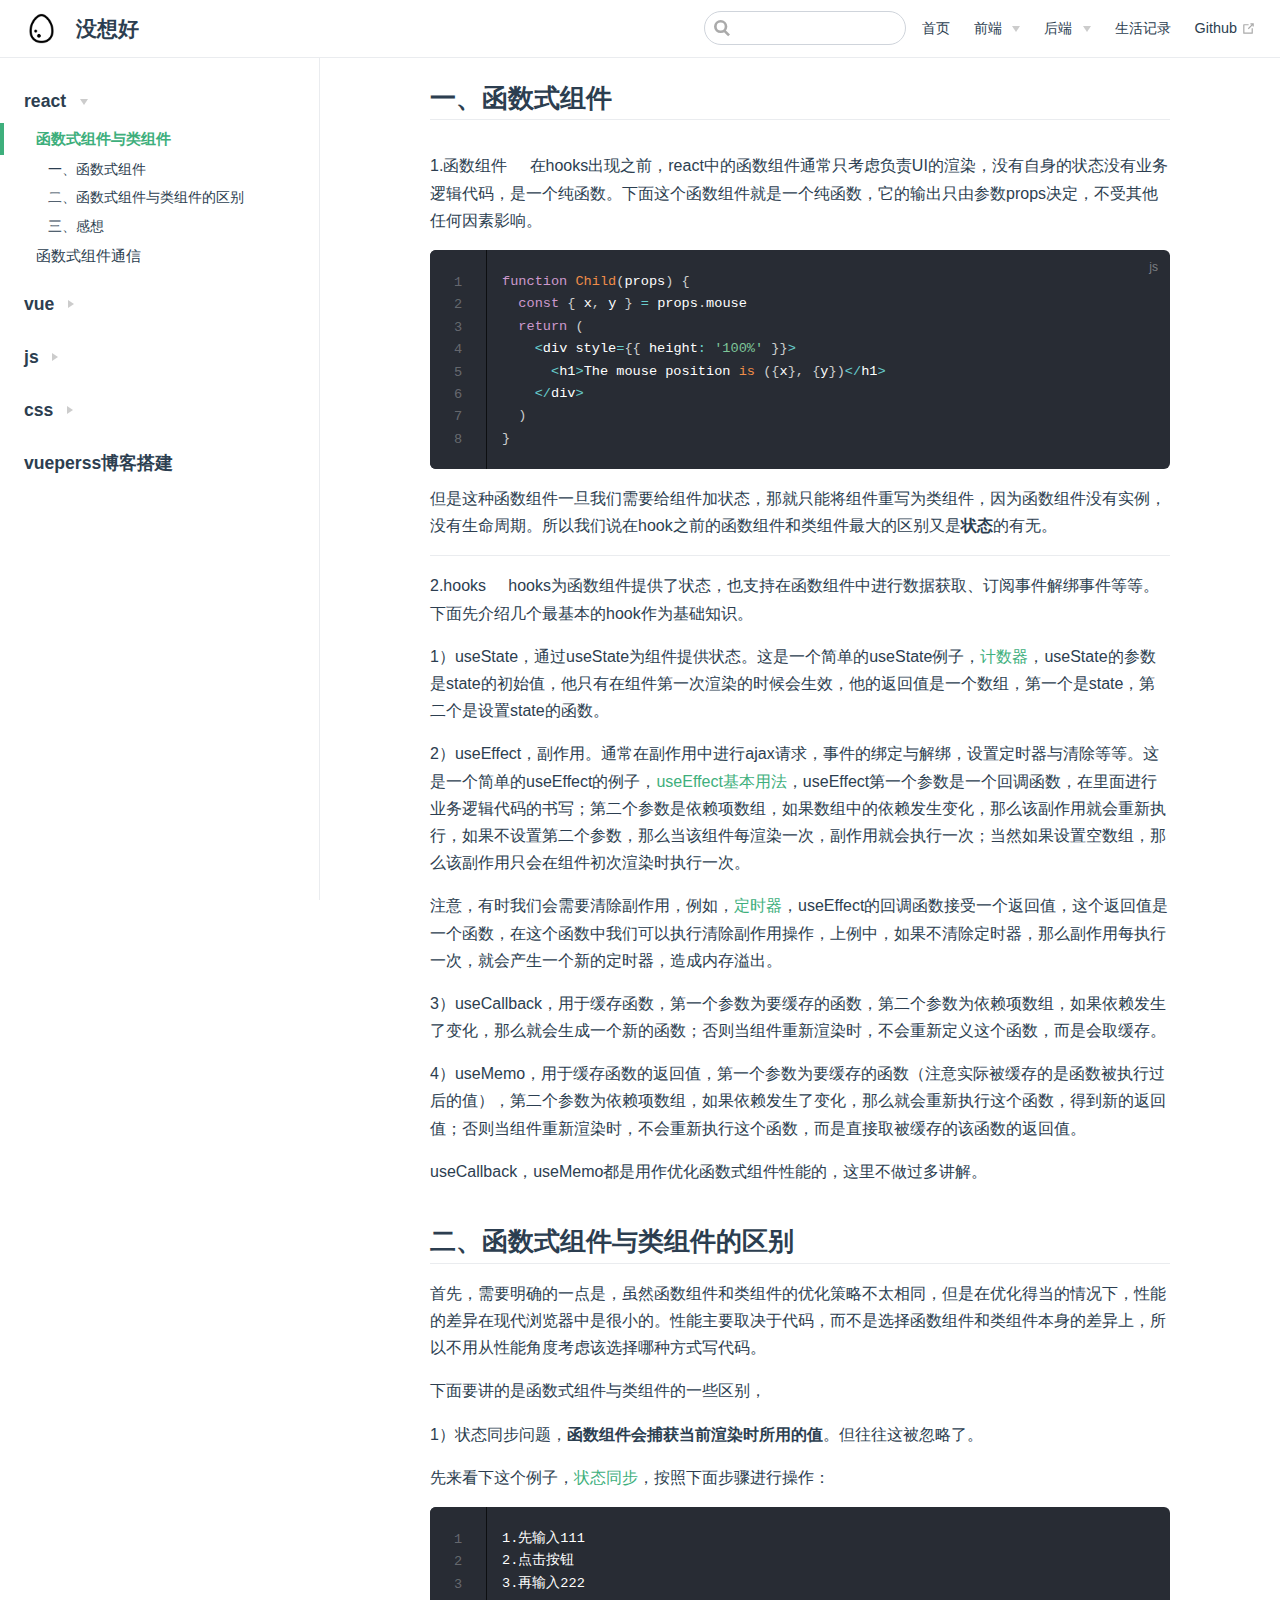
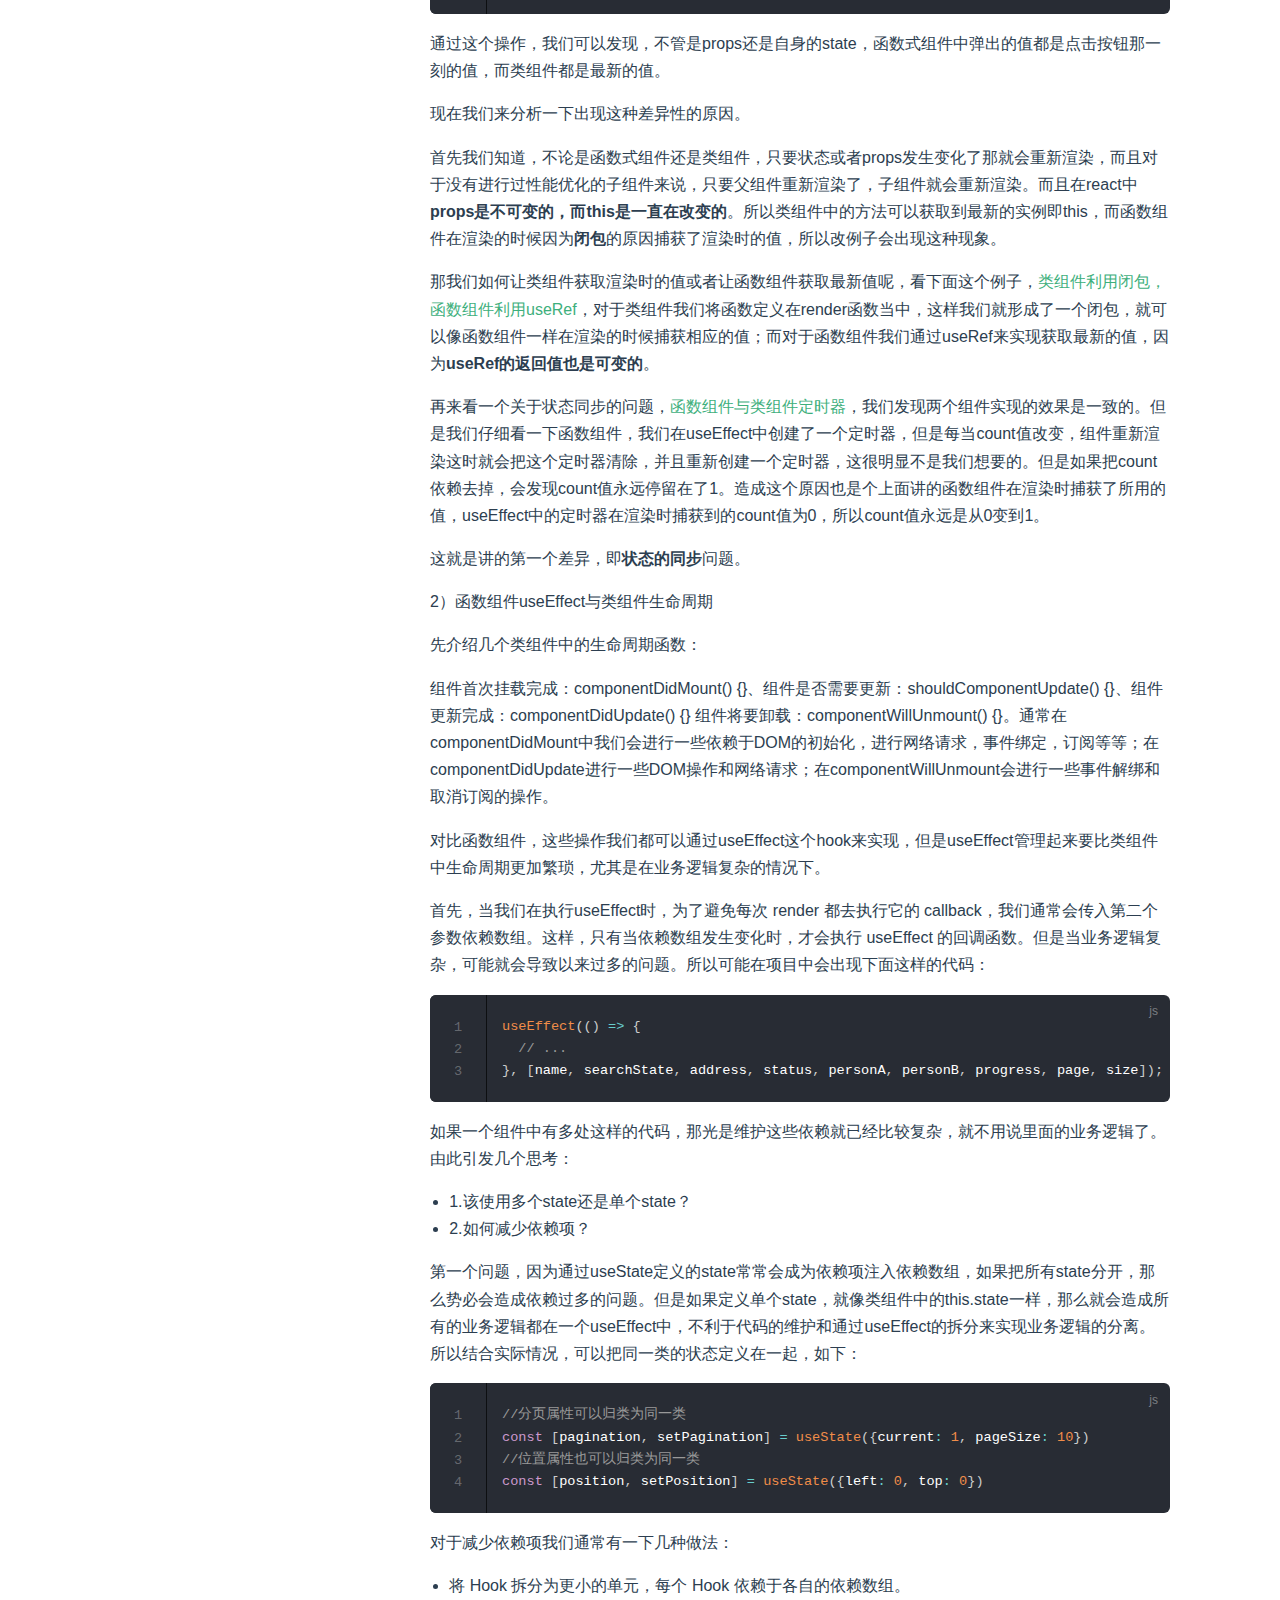
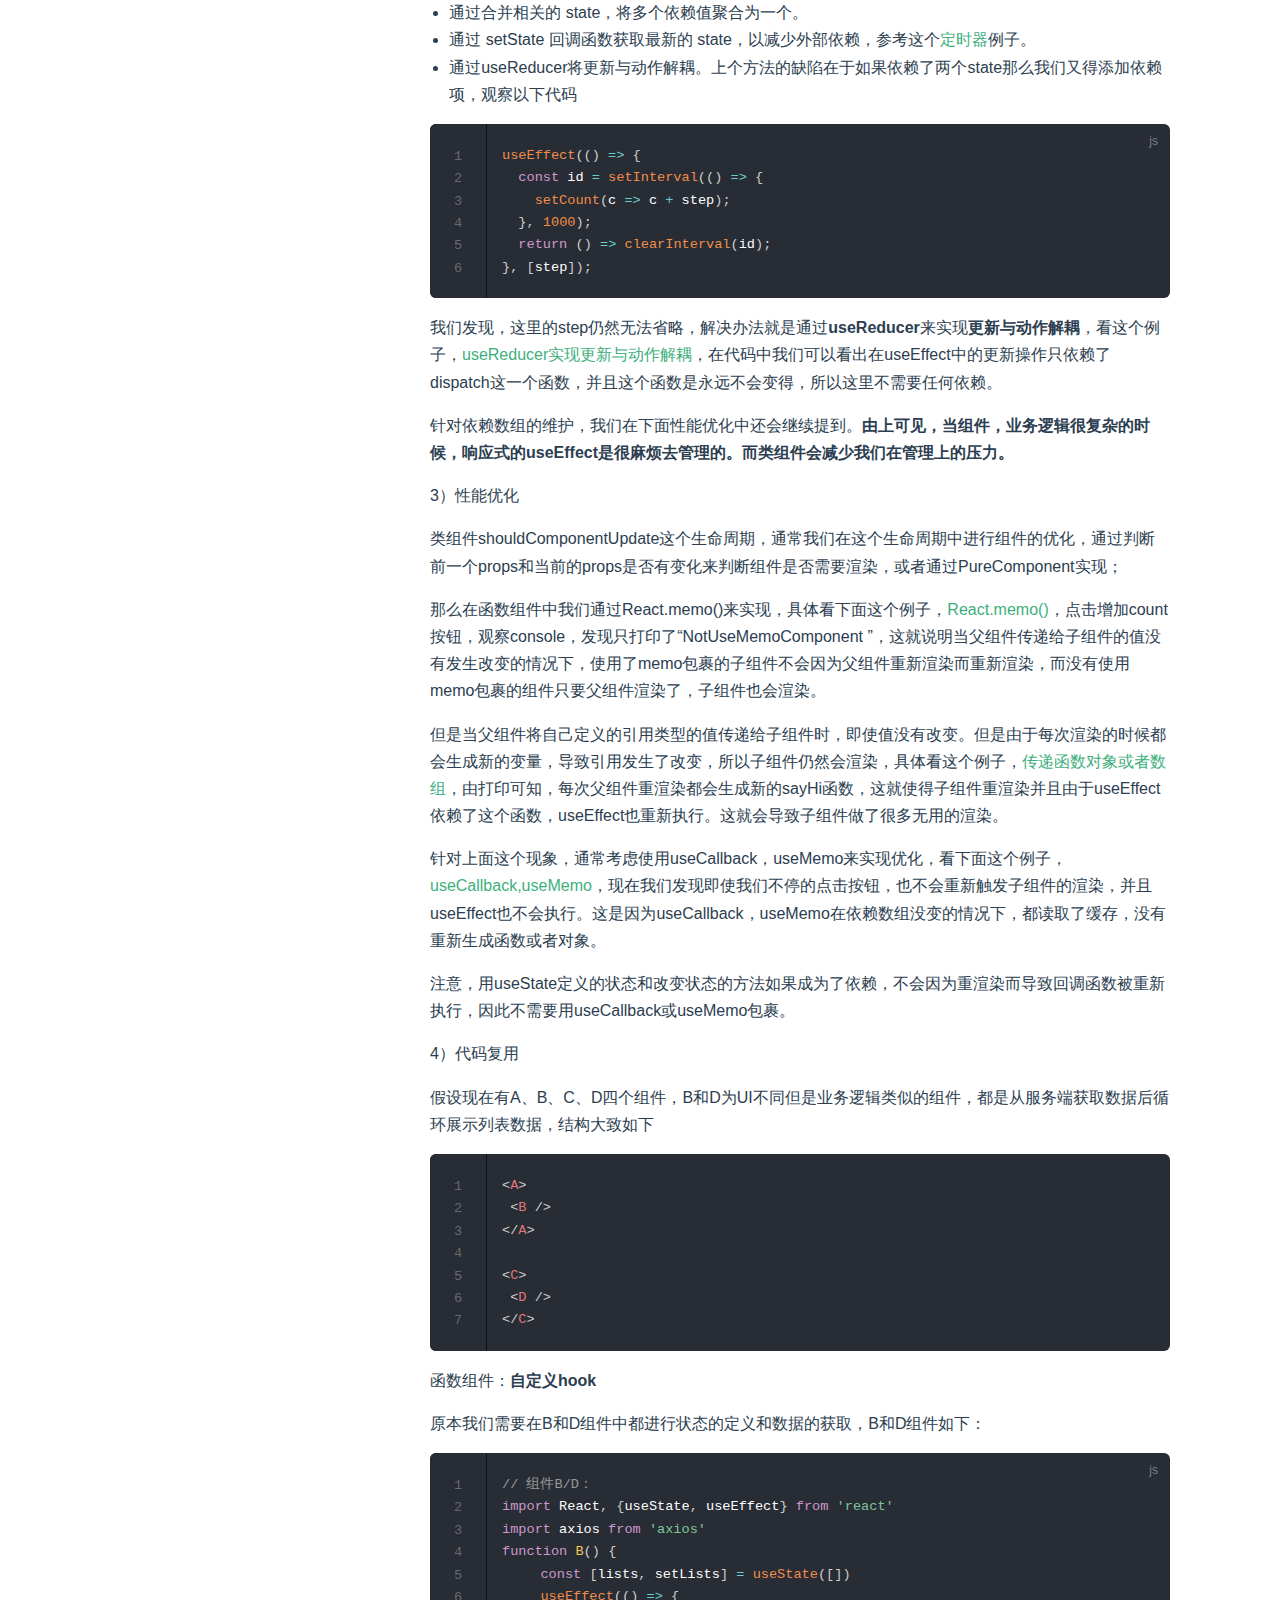
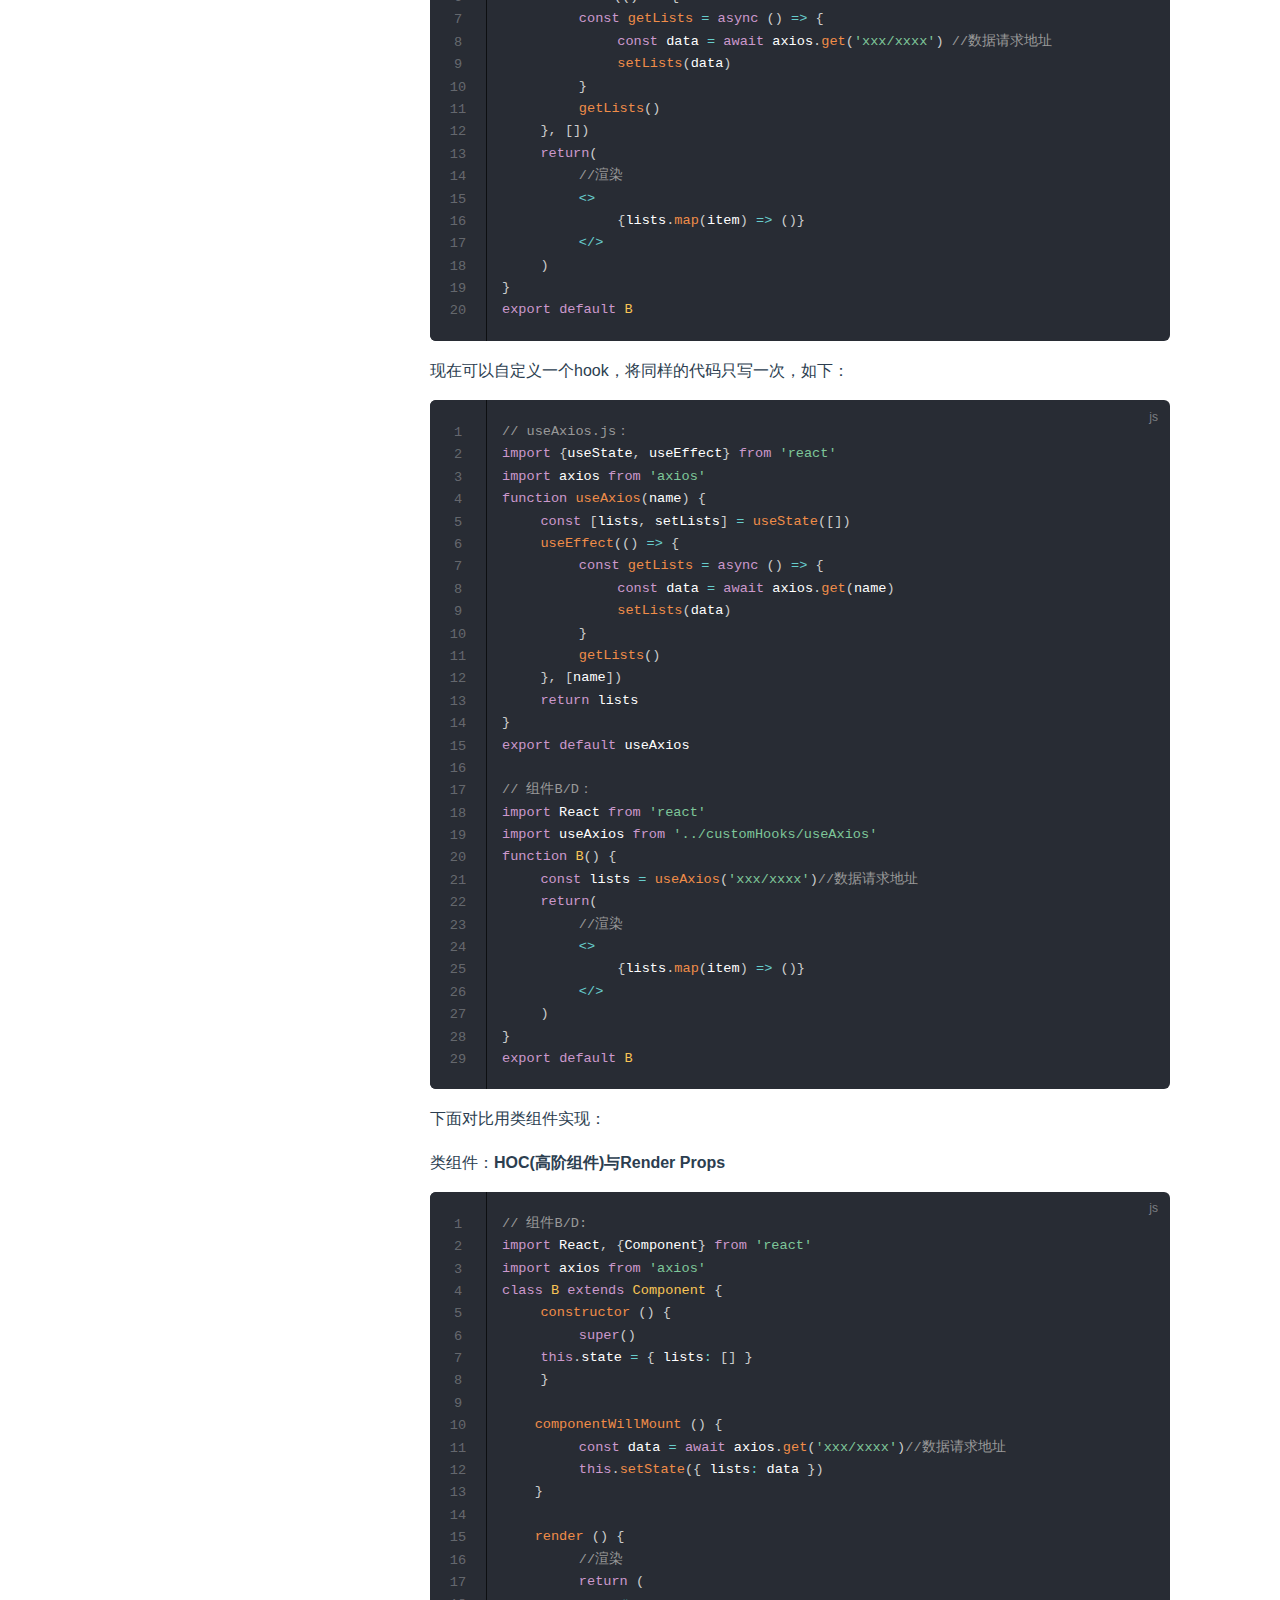
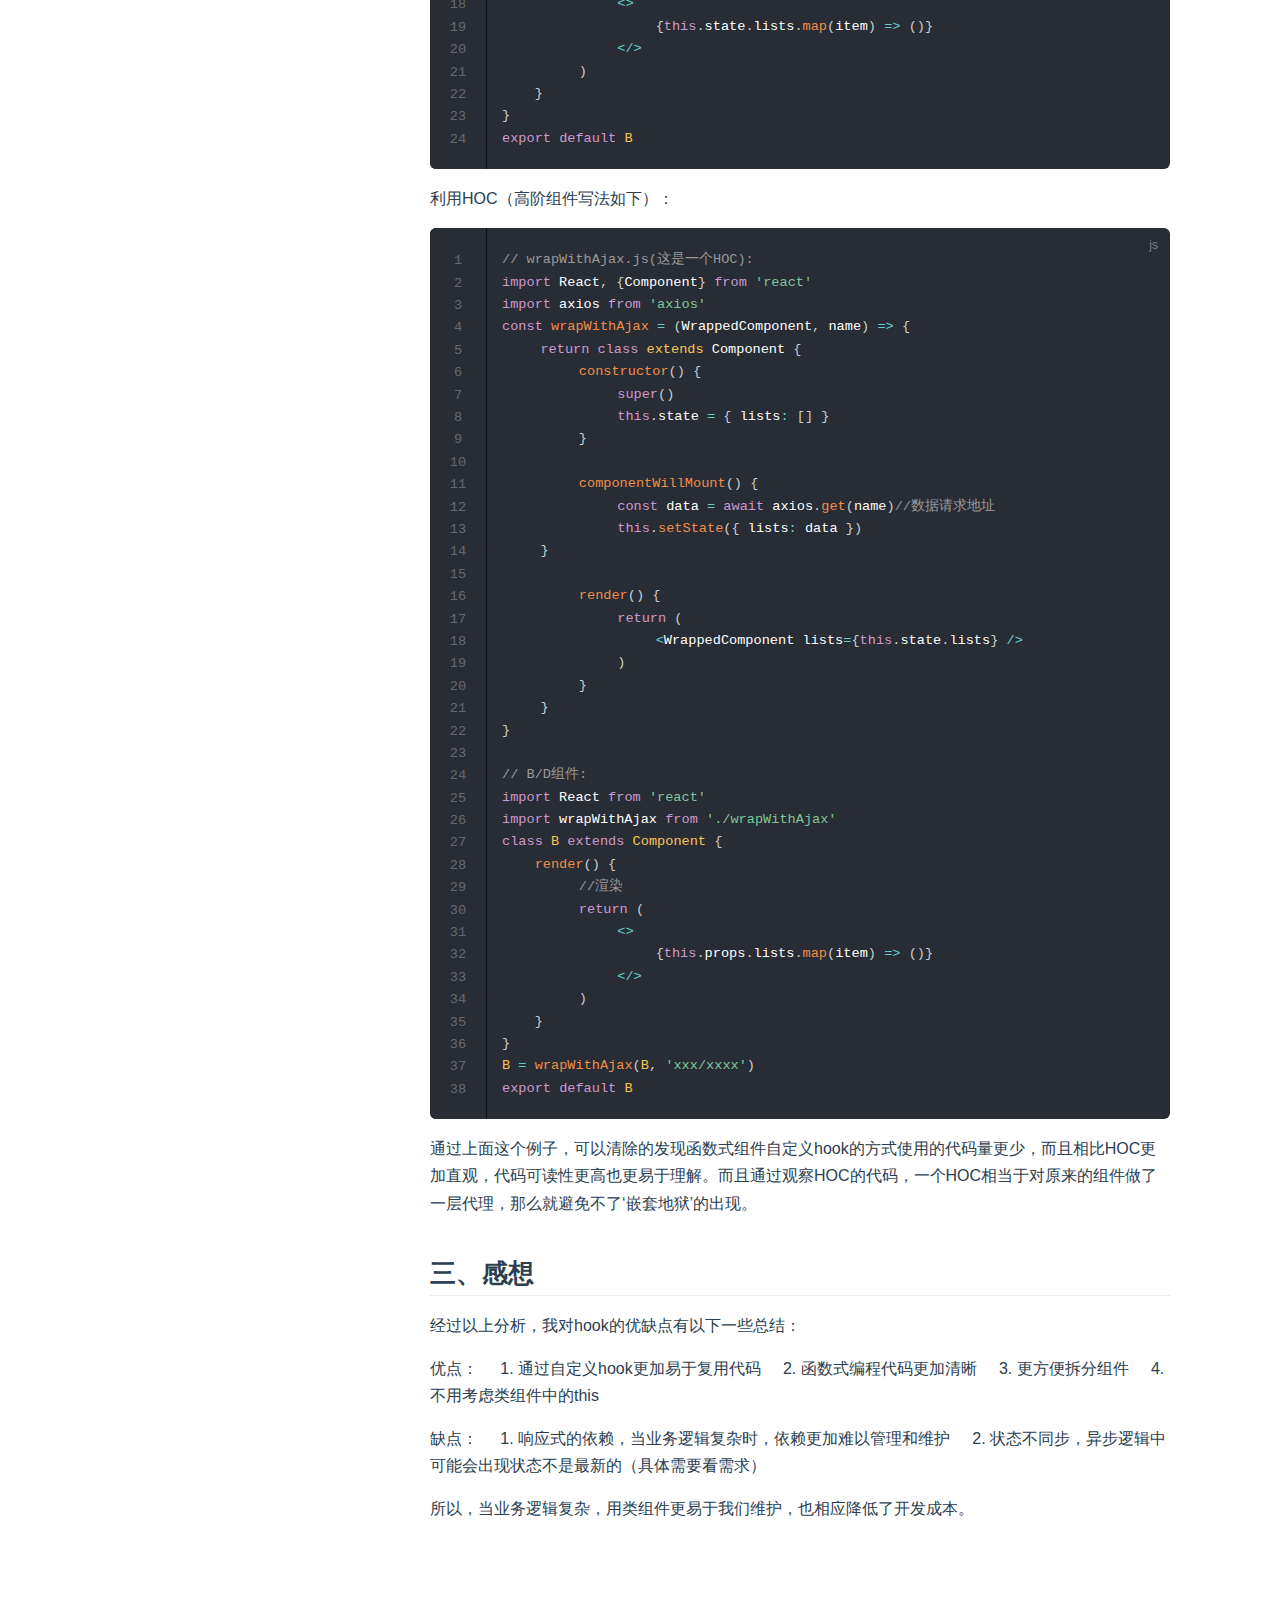
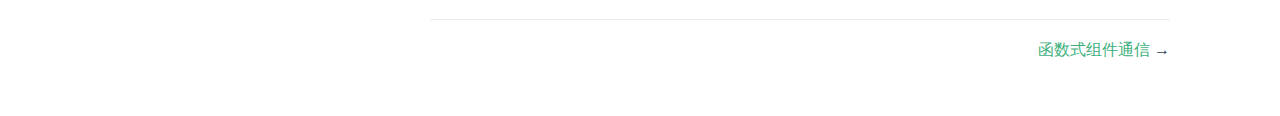
<file: pages/frontend/react/classAndFunction.html>
<!DOCTYPE html>
<html lang="en-US">
  <head>
    <meta charset="utf-8">
    <meta name="viewport" content="width=device-width,initial-scale=1">
    <title>一、函数式组件 | 没想好</title>
    <meta name="generator" content="VuePress 1.8.0">
    <link rel="icon" href="/egg.png">
    <meta name="description" content="">
    
    <link rel="preload" href="/assets/css/0.styles.efec8a6d.css" as="style"><link rel="preload" href="/assets/js/app.824c4530.js" as="script"><link rel="preload" href="/assets/js/2.043a423b.js" as="script"><link rel="preload" href="/assets/js/12.a2f0bc1c.js" as="script"><link rel="prefetch" href="/assets/js/10.9999ba99.js"><link rel="prefetch" href="/assets/js/11.cf4c37ac.js"><link rel="prefetch" href="/assets/js/13.0a766736.js"><link rel="prefetch" href="/assets/js/14.edf7d5e1.js"><link rel="prefetch" href="/assets/js/15.5fa85732.js"><link rel="prefetch" href="/assets/js/16.a6738b34.js"><link rel="prefetch" href="/assets/js/17.81f5c19d.js"><link rel="prefetch" href="/assets/js/3.d9bc2229.js"><link rel="prefetch" href="/assets/js/4.db16b84d.js"><link rel="prefetch" href="/assets/js/5.ce22f85c.js"><link rel="prefetch" href="/assets/js/6.078ab10c.js"><link rel="prefetch" href="/assets/js/7.c5848028.js"><link rel="prefetch" href="/assets/js/8.7273b2bd.js"><link rel="prefetch" href="/assets/js/9.5b8597d9.js">
    <link rel="stylesheet" href="/assets/css/0.styles.efec8a6d.css">
  </head>
  <body>
    <div id="app" data-server-rendered="true"><div class="theme-container"><header class="navbar"><div class="sidebar-button"><svg xmlns="http://www.w3.org/2000/svg" aria-hidden="true" role="img" viewBox="0 0 448 512" class="icon"><path fill="currentColor" d="M436 124H12c-6.627 0-12-5.373-12-12V80c0-6.627 5.373-12 12-12h424c6.627 0 12 5.373 12 12v32c0 6.627-5.373 12-12 12zm0 160H12c-6.627 0-12-5.373-12-12v-32c0-6.627 5.373-12 12-12h424c6.627 0 12 5.373 12 12v32c0 6.627-5.373 12-12 12zm0 160H12c-6.627 0-12-5.373-12-12v-32c0-6.627 5.373-12 12-12h424c6.627 0 12 5.373 12 12v32c0 6.627-5.373 12-12 12z"></path></svg></div> <a href="/" class="home-link router-link-active"><img src="/egg.png" alt="没想好" class="logo"> <span class="site-name can-hide">没想好</span></a> <div class="links"><div class="search-box"><input aria-label="Search" autocomplete="off" spellcheck="false" value=""> <!----></div> <nav class="nav-links can-hide"><div class="nav-item"><a href="/" class="nav-link">
  首页
</a></div><div class="nav-item"><div class="dropdown-wrapper"><button type="button" aria-label="前端" class="dropdown-title"><span class="title">前端</span> <span class="arrow down"></span></button> <button type="button" aria-label="前端" class="mobile-dropdown-title"><span class="title">前端</span> <span class="arrow right"></span></button> <ul class="nav-dropdown" style="display:none;"><li class="dropdown-item"><!----> <a href="/pages/frontend/react/classAndFunction.html" aria-current="page" class="nav-link router-link-exact-active router-link-active">
  react
</a></li><li class="dropdown-item"><!----> <a href="/pages/frontend/vue/vue2.html" class="nav-link">
  vue
</a></li><li class="dropdown-item"><!----> <a href="/pages/frontend/js/replace.html" class="nav-link">
  js
</a></li><li class="dropdown-item"><!----> <a href="/pages/frontend/css/white-spaceAndword-break.html" class="nav-link">
  css
</a></li><li class="dropdown-item"><!----> <a href="/pages/frontend/vuepress/vuepress.html" class="nav-link">
  vuepress
</a></li></ul></div></div><div class="nav-item"><div class="dropdown-wrapper"><button type="button" aria-label="后端" class="dropdown-title"><span class="title">后端</span> <span class="arrow down"></span></button> <button type="button" aria-label="后端" class="mobile-dropdown-title"><span class="title">后端</span> <span class="arrow right"></span></button> <ul class="nav-dropdown" style="display:none;"><li class="dropdown-item"><!----> <a href="/pages/backend/nodejs/test.html" class="nav-link">
  nodejs
</a></li></ul></div></div><div class="nav-item"><a href="/pages/life/test.html" class="nav-link">
  生活记录
</a></div><div class="nav-item"><a href="https://github.com/123456wjw" target="_blank" rel="noopener noreferrer" class="nav-link external">
  Github
  <span><svg xmlns="http://www.w3.org/2000/svg" aria-hidden="true" focusable="false" x="0px" y="0px" viewBox="0 0 100 100" width="15" height="15" class="icon outbound"><path fill="currentColor" d="M18.8,85.1h56l0,0c2.2,0,4-1.8,4-4v-32h-8v28h-48v-48h28v-8h-32l0,0c-2.2,0-4,1.8-4,4v56C14.8,83.3,16.6,85.1,18.8,85.1z"></path> <polygon fill="currentColor" points="45.7,48.7 51.3,54.3 77.2,28.5 77.2,37.2 85.2,37.2 85.2,14.9 62.8,14.9 62.8,22.9 71.5,22.9"></polygon></svg> <span class="sr-only">(opens new window)</span></span></a></div> <!----></nav></div></header> <div class="sidebar-mask"></div> <aside class="sidebar"><nav class="nav-links"><div class="nav-item"><a href="/" class="nav-link">
  首页
</a></div><div class="nav-item"><div class="dropdown-wrapper"><button type="button" aria-label="前端" class="dropdown-title"><span class="title">前端</span> <span class="arrow down"></span></button> <button type="button" aria-label="前端" class="mobile-dropdown-title"><span class="title">前端</span> <span class="arrow right"></span></button> <ul class="nav-dropdown" style="display:none;"><li class="dropdown-item"><!----> <a href="/pages/frontend/react/classAndFunction.html" aria-current="page" class="nav-link router-link-exact-active router-link-active">
  react
</a></li><li class="dropdown-item"><!----> <a href="/pages/frontend/vue/vue2.html" class="nav-link">
  vue
</a></li><li class="dropdown-item"><!----> <a href="/pages/frontend/js/replace.html" class="nav-link">
  js
</a></li><li class="dropdown-item"><!----> <a href="/pages/frontend/css/white-spaceAndword-break.html" class="nav-link">
  css
</a></li><li class="dropdown-item"><!----> <a href="/pages/frontend/vuepress/vuepress.html" class="nav-link">
  vuepress
</a></li></ul></div></div><div class="nav-item"><div class="dropdown-wrapper"><button type="button" aria-label="后端" class="dropdown-title"><span class="title">后端</span> <span class="arrow down"></span></button> <button type="button" aria-label="后端" class="mobile-dropdown-title"><span class="title">后端</span> <span class="arrow right"></span></button> <ul class="nav-dropdown" style="display:none;"><li class="dropdown-item"><!----> <a href="/pages/backend/nodejs/test.html" class="nav-link">
  nodejs
</a></li></ul></div></div><div class="nav-item"><a href="/pages/life/test.html" class="nav-link">
  生活记录
</a></div><div class="nav-item"><a href="https://github.com/123456wjw" target="_blank" rel="noopener noreferrer" class="nav-link external">
  Github
  <span><svg xmlns="http://www.w3.org/2000/svg" aria-hidden="true" focusable="false" x="0px" y="0px" viewBox="0 0 100 100" width="15" height="15" class="icon outbound"><path fill="currentColor" d="M18.8,85.1h56l0,0c2.2,0,4-1.8,4-4v-32h-8v28h-48v-48h28v-8h-32l0,0c-2.2,0-4,1.8-4,4v56C14.8,83.3,16.6,85.1,18.8,85.1z"></path> <polygon fill="currentColor" points="45.7,48.7 51.3,54.3 77.2,28.5 77.2,37.2 85.2,37.2 85.2,14.9 62.8,14.9 62.8,22.9 71.5,22.9"></polygon></svg> <span class="sr-only">(opens new window)</span></span></a></div> <!----></nav>  <ul class="sidebar-links"><li><section class="sidebar-group collapsable depth-0"><p class="sidebar-heading open"><span>react</span> <span class="arrow down"></span></p> <ul class="sidebar-links sidebar-group-items"><li><a href="/pages/frontend/react/classAndFunction.html" aria-current="page" class="active sidebar-link">函数式组件与类组件</a><ul class="sidebar-sub-headers"><li class="sidebar-sub-header"><a href="/pages/frontend/react/classAndFunction.html#一、函数式组件" class="sidebar-link">一、函数式组件</a></li><li class="sidebar-sub-header"><a href="/pages/frontend/react/classAndFunction.html#二、函数式组件与类组件的区别" class="sidebar-link">二、函数式组件与类组件的区别</a></li><li class="sidebar-sub-header"><a href="/pages/frontend/react/classAndFunction.html#三、感想" class="sidebar-link">三、感想</a></li></ul></li><li><a href="/pages/frontend/react/zujiantongxin.html" class="sidebar-link">函数式组件通信</a></li></ul></section></li><li><section class="sidebar-group collapsable depth-0"><p class="sidebar-heading"><span>vue</span> <span class="arrow right"></span></p> <!----></section></li><li><section class="sidebar-group collapsable depth-0"><p class="sidebar-heading"><span>js</span> <span class="arrow right"></span></p> <!----></section></li><li><section class="sidebar-group collapsable depth-0"><p class="sidebar-heading"><span>css</span> <span class="arrow right"></span></p> <!----></section></li><li><a href="/pages/frontend/vuepress/vuepress.html" class="sidebar-link">vueperss博客搭建</a></li></ul> </aside> <main class="page"> <div class="theme-default-content content__default"><h2 id="一、函数式组件"><a href="#一、函数式组件" class="header-anchor">#</a> 一、函数式组件</h2> <p>1.函数组件
    在hooks出现之前，react中的函数组件通常只考虑负责UI的渲染，没有自身的状态没有业务逻辑代码，是一个纯函数。下面这个函数组件就是一个纯函数，它的输出只由参数props决定，不受其他任何因素影响。</p> <div class="language-js line-numbers-mode"><pre class="language-js"><code><span class="token keyword">function</span> <span class="token function">Child</span><span class="token punctuation">(</span><span class="token parameter">props</span><span class="token punctuation">)</span> <span class="token punctuation">{</span>
  <span class="token keyword">const</span> <span class="token punctuation">{</span> x<span class="token punctuation">,</span> y <span class="token punctuation">}</span> <span class="token operator">=</span> props<span class="token punctuation">.</span>mouse
  <span class="token keyword">return</span> <span class="token punctuation">(</span>
    <span class="token operator">&lt;</span>div style<span class="token operator">=</span><span class="token punctuation">{</span><span class="token punctuation">{</span> height<span class="token operator">:</span> <span class="token string">'100%'</span> <span class="token punctuation">}</span><span class="token punctuation">}</span><span class="token operator">&gt;</span>
      <span class="token operator">&lt;</span>h1<span class="token operator">&gt;</span>The mouse position <span class="token function">is</span> <span class="token punctuation">(</span><span class="token punctuation">{</span>x<span class="token punctuation">}</span><span class="token punctuation">,</span> <span class="token punctuation">{</span>y<span class="token punctuation">}</span><span class="token punctuation">)</span><span class="token operator">&lt;</span><span class="token operator">/</span>h1<span class="token operator">&gt;</span>
    <span class="token operator">&lt;</span><span class="token operator">/</span>div<span class="token operator">&gt;</span>
  <span class="token punctuation">)</span> 
<span class="token punctuation">}</span>
</code></pre> <div class="line-numbers-wrapper"><span class="line-number">1</span><br><span class="line-number">2</span><br><span class="line-number">3</span><br><span class="line-number">4</span><br><span class="line-number">5</span><br><span class="line-number">6</span><br><span class="line-number">7</span><br><span class="line-number">8</span><br></div></div><p>但是这种函数组件一旦我们需要给组件加状态，那就只能将组件重写为类组件，因为函数组件没有实例，没有生命周期。所以我们说在hook之前的函数组件和类组件最大的区别又是<strong>状态</strong>的有无。</p> <hr> <p>2.hooks
    hooks为函数组件提供了状态，也支持在函数组件中进行数据获取、订阅事件解绑事件等等。下面先介绍几个最基本的hook作为基础知识。</p> <p>1）useState，通过useState为组件提供状态。这是一个简单的useState例子，<a href="https://codesandbox.io/s/jolly-frost-s8jcu" target="_blank">计数器</a>，useState的参数是state的初始值，他只有在组件第一次渲染的时候会生效，他的返回值是一个数组，第一个是state，第二个是设置state的函数。</p> <p>2）useEffect，副作用。通常在副作用中进行ajax请求，事件的绑定与解绑，设置定时器与清除等等。这是一个简单的useEffect的例子，<a href="https://codesandbox.io/s/useeffectjiandanlizi-r848w" target="_blank">useEffect基本用法</a>，useEffect第一个参数是一个回调函数，在里面进行业务逻辑代码的书写；第二个参数是依赖项数组，如果数组中的依赖发生变化，那么该副作用就会重新执行，如果不设置第二个参数，那么当该组件每渲染一次，副作用就会执行一次；当然如果设置空数组，那么该副作用只会在组件初次渲染时执行一次。</p> <p>注意，有时我们会需要清除副作用，例如，<a href="https://codesandbox.io/s/boring-dew-s7kok" target="_blank">定时器</a>，useEffect的回调函数接受一个返回值，这个返回值是一个函数，在这个函数中我们可以执行清除副作用操作，上例中，如果不清除定时器，那么副作用每执行一次，就会产生一个新的定时器，造成内存溢出。</p> <p>3）useCallback，用于缓存函数，第一个参数为要缓存的函数，第二个参数为依赖项数组，如果依赖发生了变化，那么就会生成一个新的函数；否则当组件重新渲染时，不会重新定义这个函数，而是会取缓存。</p> <p>4）useMemo，用于缓存函数的返回值，第一个参数为要缓存的函数（注意实际被缓存的是函数被执行过后的值），第二个参数为依赖项数组，如果依赖发生了变化，那么就会重新执行这个函数，得到新的返回值；否则当组件重新渲染时，不会重新执行这个函数，而是直接取被缓存的该函数的返回值。</p> <p>useCallback，useMemo都是用作优化函数式组件性能的，这里不做过多讲解。</p> <h2 id="二、函数式组件与类组件的区别"><a href="#二、函数式组件与类组件的区别" class="header-anchor">#</a> 二、函数式组件与类组件的区别</h2> <p>首先，需要明确的一点是，虽然函数组件和类组件的优化策略不太相同，但是在优化得当的情况下，性能的差异在现代浏览器中是很小的。性能主要取决于代码，而不是选择函数组件和类组件本身的差异上，所以不用从性能角度考虑该选择哪种方式写代码。</p> <p>下面要讲的是函数式组件与类组件的一些区别，</p> <p>1）状态同步问题，<strong>函数组件会捕获当前渲染时所用的值</strong>。但往往这被忽略了。</p> <p>先来看下这个例子，<a href="https://codesandbox.io/s/fragrant-shape-vneoc" target="_blank">状态同步</a>，按照下面步骤进行操作：</p> <div class="language-List line-numbers-mode"><pre class="language-text"><code>1.先输入111
2.点击按钮
3.再输入222
</code></pre> <div class="line-numbers-wrapper"><span class="line-number">1</span><br><span class="line-number">2</span><br><span class="line-number">3</span><br></div></div><p>通过这个操作，我们可以发现，不管是props还是自身的state，函数式组件中弹出的值都是点击按钮那一刻的值，而类组件都是最新的值。</p> <p>现在我们来分析一下出现这种差异性的原因。</p> <p>首先我们知道，不论是函数式组件还是类组件，只要状态或者props发生变化了那就会重新渲染，而且对于没有进行过性能优化的子组件来说，只要父组件重新渲染了，子组件就会重新渲染。而且在react中<strong>props是不可变的，而this是一直在改变的</strong>。所以类组件中的方法可以获取到最新的实例即this，而函数组件在渲染的时候因为<strong>闭包</strong>的原因捕获了渲染时的值，所以改例子会出现这种现象。</p> <p>那我们如何让类组件获取渲染时的值或者让函数组件获取最新值呢，看下面这个例子，<a href="https://codesandbox.io/s/eloquent-glitter-zh900" target="_blank">类组件利用闭包，函数组件利用useRef</a>，对于类组件我们将函数定义在render函数当中，这样我们就形成了一个闭包，就可以像函数组件一样在渲染的时候捕获相应的值；而对于函数组件我们通过useRef来实现获取最新的值，因为<strong>useRef的返回值也是可变的</strong>。</p> <p>再来看一个关于状态同步的问题，<a href="https://codesandbox.io/s/sparkling-morning-tkph5" target="_blank">函数组件与类组件定时器</a>，我们发现两个组件实现的效果是一致的。但是我们仔细看一下函数组件，我们在useEffect中创建了一个定时器，但是每当count值改变，组件重新渲染这时就会把这个定时器清除，并且重新创建一个定时器，这很明显不是我们想要的。但是如果把count依赖去掉，会发现count值永远停留在了1。造成这个原因也是个上面讲的函数组件在渲染时捕获了所用的值，useEffect中的定时器在渲染时捕获到的count值为0，所以count值永远是从0变到1。</p> <p>这就是讲的第一个差异，即<strong>状态的同步</strong>问题。</p> <p>2）函数组件useEffect与类组件生命周期</p> <p>先介绍几个类组件中的生命周期函数：</p> <p>组件首次挂载完成：componentDidMount() {}、组件是否需要更新：shouldComponentUpdate() {}、组件更新完成：componentDidUpdate() {}
组件将要卸载：componentWillUnmount() {}。通常在componentDidMount中我们会进行一些依赖于DOM的初始化，进行网络请求，事件绑定，订阅等等；在componentDidUpdate进行一些DOM操作和网络请求；在componentWillUnmount会进行一些事件解绑和取消订阅的操作。</p> <p>对比函数组件，这些操作我们都可以通过useEffect这个hook来实现，但是useEffect管理起来要比类组件中生命周期更加繁琐，尤其是在业务逻辑复杂的情况下。</p> <p>首先，当我们在执行useEffect时，为了避免每次 render 都去执行它的 callback，我们通常会传入第二个参数依赖数组。这样，只有当依赖数组发生变化时，才会执行 useEffect 的回调函数。但是当业务逻辑复杂，可能就会导致以来过多的问题。所以可能在项目中会出现下面这样的代码：</p> <div class="language-js line-numbers-mode"><pre class="language-js"><code><span class="token function">useEffect</span><span class="token punctuation">(</span><span class="token punctuation">(</span><span class="token punctuation">)</span> <span class="token operator">=&gt;</span> <span class="token punctuation">{</span>
  <span class="token comment">// ...</span>
<span class="token punctuation">}</span><span class="token punctuation">,</span> <span class="token punctuation">[</span>name<span class="token punctuation">,</span> searchState<span class="token punctuation">,</span> address<span class="token punctuation">,</span> status<span class="token punctuation">,</span> personA<span class="token punctuation">,</span> personB<span class="token punctuation">,</span> progress<span class="token punctuation">,</span> page<span class="token punctuation">,</span> size<span class="token punctuation">]</span><span class="token punctuation">)</span><span class="token punctuation">;</span>
</code></pre> <div class="line-numbers-wrapper"><span class="line-number">1</span><br><span class="line-number">2</span><br><span class="line-number">3</span><br></div></div><p>如果一个组件中有多处这样的代码，那光是维护这些依赖就已经比较复杂，就不用说里面的业务逻辑了。由此引发几个思考：</p> <ul><li>1.该使用多个state还是单个state？</li> <li>2.如何减少依赖项？</li></ul> <p>第一个问题，因为通过useState定义的state常常会成为依赖项注入依赖数组，如果把所有state分开，那么势必会造成依赖过多的问题。但是如果定义单个state，就像类组件中的this.state一样，那么就会造成所有的业务逻辑都在一个useEffect中，不利于代码的维护和通过useEffect的拆分来实现业务逻辑的分离。所以结合实际情况，可以把同一类的状态定义在一起，如下：</p> <div class="language-js line-numbers-mode"><pre class="language-js"><code><span class="token comment">//分页属性可以归类为同一类</span>
<span class="token keyword">const</span> <span class="token punctuation">[</span>pagination<span class="token punctuation">,</span> setPagination<span class="token punctuation">]</span> <span class="token operator">=</span> <span class="token function">useState</span><span class="token punctuation">(</span><span class="token punctuation">{</span>current<span class="token operator">:</span> <span class="token number">1</span><span class="token punctuation">,</span> pageSize<span class="token operator">:</span> <span class="token number">10</span><span class="token punctuation">}</span><span class="token punctuation">)</span>
<span class="token comment">//位置属性也可以归类为同一类</span>
<span class="token keyword">const</span> <span class="token punctuation">[</span>position<span class="token punctuation">,</span> setPosition<span class="token punctuation">]</span> <span class="token operator">=</span> <span class="token function">useState</span><span class="token punctuation">(</span><span class="token punctuation">{</span>left<span class="token operator">:</span> <span class="token number">0</span><span class="token punctuation">,</span> top<span class="token operator">:</span> <span class="token number">0</span><span class="token punctuation">}</span><span class="token punctuation">)</span>
</code></pre> <div class="line-numbers-wrapper"><span class="line-number">1</span><br><span class="line-number">2</span><br><span class="line-number">3</span><br><span class="line-number">4</span><br></div></div><p>对于减少依赖项我们通常有一下几种做法：</p> <ul><li>将 Hook 拆分为更小的单元，每个 Hook 依赖于各自的依赖数组。</li> <li>通过合并相关的 state，将多个依赖值聚合为一个。</li> <li>通过 setState 回调函数获取最新的 state，以减少外部依赖，参考这个<a href="https://codesandbox.io/s/condescending-sara-gu1y3" target="_blank">定时器</a>例子。</li> <li>通过useReducer将更新与动作解耦。上个方法的缺陷在于如果依赖了两个state那么我们又得添加依赖项，观察以下代码</li></ul> <div class="language-js line-numbers-mode"><pre class="language-js"><code><span class="token function">useEffect</span><span class="token punctuation">(</span><span class="token punctuation">(</span><span class="token punctuation">)</span> <span class="token operator">=&gt;</span> <span class="token punctuation">{</span>
  <span class="token keyword">const</span> id <span class="token operator">=</span> <span class="token function">setInterval</span><span class="token punctuation">(</span><span class="token punctuation">(</span><span class="token punctuation">)</span> <span class="token operator">=&gt;</span> <span class="token punctuation">{</span>
    <span class="token function">setCount</span><span class="token punctuation">(</span><span class="token parameter">c</span> <span class="token operator">=&gt;</span> c <span class="token operator">+</span> step<span class="token punctuation">)</span><span class="token punctuation">;</span>
  <span class="token punctuation">}</span><span class="token punctuation">,</span> <span class="token number">1000</span><span class="token punctuation">)</span><span class="token punctuation">;</span>
  <span class="token keyword">return</span> <span class="token punctuation">(</span><span class="token punctuation">)</span> <span class="token operator">=&gt;</span> <span class="token function">clearInterval</span><span class="token punctuation">(</span>id<span class="token punctuation">)</span><span class="token punctuation">;</span>
<span class="token punctuation">}</span><span class="token punctuation">,</span> <span class="token punctuation">[</span>step<span class="token punctuation">]</span><span class="token punctuation">)</span><span class="token punctuation">;</span>
</code></pre> <div class="line-numbers-wrapper"><span class="line-number">1</span><br><span class="line-number">2</span><br><span class="line-number">3</span><br><span class="line-number">4</span><br><span class="line-number">5</span><br><span class="line-number">6</span><br></div></div><p>我们发现，这里的step仍然无法省略，解决办法就是通过<strong>useReducer</strong>来实现<strong>更新与动作解耦</strong>，看这个例子，<a href="https://codesandbox.io/s/blissful-snow-sjq68" target="_blank">useReducer实现更新与动作解耦</a>，在代码中我们可以看出在useEffect中的更新操作只依赖了dispatch这一个函数，并且这个函数是永远不会变得，所以这里不需要任何依赖。</p> <p>针对依赖数组的维护，我们在下面性能优化中还会继续提到。<strong>由上可见，当组件，业务逻辑很复杂的时候，响应式的useEffect是很麻烦去管理的。而类组件会减少我们在管理上的压力。</strong></p> <p>3）性能优化</p> <p>类组件shouldComponentUpdate这个生命周期，通常我们在这个生命周期中进行组件的优化，通过判断前一个props和当前的props是否有变化来判断组件是否需要渲染，或者通过PureComponent实现；</p> <p>那么在函数组件中我们通过React.memo()来实现，具体看下面这个例子，<a href="https://codesandbox.io/s/amazing-hermann-4287x" target="_blank">React.memo()</a>，点击增加count按钮，观察console，发现只打印了“NotUseMemoComponent ”，这就说明当父组件传递给子组件的值没有发生改变的情况下，使用了memo包裹的子组件不会因为父组件重新渲染而重新渲染，而没有使用memo包裹的组件只要父组件渲染了，子组件也会渲染。</p> <p>但是当父组件将自己定义的引用类型的值传递给子组件时，即使值没有改变。但是由于每次渲染的时候都会生成新的变量，导致引用发生了改变，所以子组件仍然会渲染，具体看这个例子，<a href="https://codesandbox.io/s/dazzling-sky-vp8eu" target="_blank">传递函数对象或者数组</a>，由打印可知，每次父组件重渲染都会生成新的sayHi函数，这就使得子组件重渲染并且由于useEffect依赖了这个函数，useEffect也重新执行。这就会导致子组件做了很多无用的渲染。</p> <p>针对上面这个现象，通常考虑使用useCallback，useMemo来实现优化，看下面这个例子，<a href="https://codesandbox.io/s/usecallbackusememoyouhua-zzgxp" target="_blank">useCallback,useMemo</a>，现在我们发现即使我们不停的点击按钮，也不会重新触发子组件的渲染，并且useEffect也不会执行。这是因为useCallback，useMemo在依赖数组没变的情况下，都读取了缓存，没有重新生成函数或者对象。</p> <p>注意，用useState定义的状态和改变状态的方法如果成为了依赖，不会因为重渲染而导致回调函数被重新执行，因此不需要用useCallback或useMemo包裹。</p> <p>4）代码复用</p> <p>假设现在有A、B、C、D四个组件，B和D为UI不同但是业务逻辑类似的组件，都是从服务端获取数据后循环展示列表数据，结构大致如下</p> <div class="language-xml line-numbers-mode"><pre class="language-xml"><code><span class="token tag"><span class="token tag"><span class="token punctuation">&lt;</span>A</span><span class="token punctuation">&gt;</span></span>
 <span class="token tag"><span class="token tag"><span class="token punctuation">&lt;</span>B</span> <span class="token punctuation">/&gt;</span></span>
<span class="token tag"><span class="token tag"><span class="token punctuation">&lt;/</span>A</span><span class="token punctuation">&gt;</span></span>

<span class="token tag"><span class="token tag"><span class="token punctuation">&lt;</span>C</span><span class="token punctuation">&gt;</span></span>
 <span class="token tag"><span class="token tag"><span class="token punctuation">&lt;</span>D</span> <span class="token punctuation">/&gt;</span></span>
<span class="token tag"><span class="token tag"><span class="token punctuation">&lt;/</span>C</span><span class="token punctuation">&gt;</span></span>
</code></pre> <div class="line-numbers-wrapper"><span class="line-number">1</span><br><span class="line-number">2</span><br><span class="line-number">3</span><br><span class="line-number">4</span><br><span class="line-number">5</span><br><span class="line-number">6</span><br><span class="line-number">7</span><br></div></div><p>函数组件：<strong>自定义hook</strong></p> <p>原本我们需要在B和D组件中都进行状态的定义和数据的获取，B和D组件如下：</p> <div class="language-js line-numbers-mode"><pre class="language-js"><code><span class="token comment">// 组件B/D：</span>
<span class="token keyword">import</span> React<span class="token punctuation">,</span> <span class="token punctuation">{</span>useState<span class="token punctuation">,</span> useEffect<span class="token punctuation">}</span> <span class="token keyword">from</span> <span class="token string">'react'</span>
<span class="token keyword">import</span> axios <span class="token keyword">from</span> <span class="token string">'axios'</span>
<span class="token keyword">function</span> <span class="token constant">B</span><span class="token punctuation">(</span><span class="token punctuation">)</span> <span class="token punctuation">{</span>
	<span class="token keyword">const</span> <span class="token punctuation">[</span>lists<span class="token punctuation">,</span> setLists<span class="token punctuation">]</span> <span class="token operator">=</span> <span class="token function">useState</span><span class="token punctuation">(</span><span class="token punctuation">[</span><span class="token punctuation">]</span><span class="token punctuation">)</span>
	<span class="token function">useEffect</span><span class="token punctuation">(</span><span class="token punctuation">(</span><span class="token punctuation">)</span> <span class="token operator">=&gt;</span> <span class="token punctuation">{</span>
		<span class="token keyword">const</span> <span class="token function-variable function">getLists</span> <span class="token operator">=</span> <span class="token keyword">async</span> <span class="token punctuation">(</span><span class="token punctuation">)</span> <span class="token operator">=&gt;</span> <span class="token punctuation">{</span>
			<span class="token keyword">const</span> data <span class="token operator">=</span> <span class="token keyword">await</span> axios<span class="token punctuation">.</span><span class="token function">get</span><span class="token punctuation">(</span><span class="token string">'xxx/xxxx'</span><span class="token punctuation">)</span> <span class="token comment">//数据请求地址</span>
			<span class="token function">setLists</span><span class="token punctuation">(</span>data<span class="token punctuation">)</span>
		<span class="token punctuation">}</span>
		<span class="token function">getLists</span><span class="token punctuation">(</span><span class="token punctuation">)</span>
	<span class="token punctuation">}</span><span class="token punctuation">,</span> <span class="token punctuation">[</span><span class="token punctuation">]</span><span class="token punctuation">)</span>
	<span class="token keyword">return</span><span class="token punctuation">(</span>
		<span class="token comment">//渲染</span>
		<span class="token operator">&lt;</span><span class="token operator">&gt;</span>
			<span class="token punctuation">{</span>lists<span class="token punctuation">.</span><span class="token function">map</span><span class="token punctuation">(</span><span class="token parameter">item</span><span class="token punctuation">)</span> <span class="token operator">=&gt;</span> <span class="token punctuation">(</span><span class="token punctuation">)</span><span class="token punctuation">}</span>
		<span class="token operator">&lt;</span><span class="token operator">/</span><span class="token operator">&gt;</span>
	<span class="token punctuation">)</span>
<span class="token punctuation">}</span>
<span class="token keyword">export</span> <span class="token keyword">default</span> <span class="token constant">B</span>
</code></pre> <div class="line-numbers-wrapper"><span class="line-number">1</span><br><span class="line-number">2</span><br><span class="line-number">3</span><br><span class="line-number">4</span><br><span class="line-number">5</span><br><span class="line-number">6</span><br><span class="line-number">7</span><br><span class="line-number">8</span><br><span class="line-number">9</span><br><span class="line-number">10</span><br><span class="line-number">11</span><br><span class="line-number">12</span><br><span class="line-number">13</span><br><span class="line-number">14</span><br><span class="line-number">15</span><br><span class="line-number">16</span><br><span class="line-number">17</span><br><span class="line-number">18</span><br><span class="line-number">19</span><br><span class="line-number">20</span><br></div></div><p>现在可以自定义一个hook，将同样的代码只写一次，如下：</p> <div class="language-js line-numbers-mode"><pre class="language-js"><code><span class="token comment">// useAxios.js：</span>
<span class="token keyword">import</span> <span class="token punctuation">{</span>useState<span class="token punctuation">,</span> useEffect<span class="token punctuation">}</span> <span class="token keyword">from</span> <span class="token string">'react'</span>
<span class="token keyword">import</span> axios <span class="token keyword">from</span> <span class="token string">'axios'</span>
<span class="token keyword">function</span> <span class="token function">useAxios</span><span class="token punctuation">(</span><span class="token parameter">name</span><span class="token punctuation">)</span> <span class="token punctuation">{</span>
	<span class="token keyword">const</span> <span class="token punctuation">[</span>lists<span class="token punctuation">,</span> setLists<span class="token punctuation">]</span> <span class="token operator">=</span> <span class="token function">useState</span><span class="token punctuation">(</span><span class="token punctuation">[</span><span class="token punctuation">]</span><span class="token punctuation">)</span>
	<span class="token function">useEffect</span><span class="token punctuation">(</span><span class="token punctuation">(</span><span class="token punctuation">)</span> <span class="token operator">=&gt;</span> <span class="token punctuation">{</span>
		<span class="token keyword">const</span> <span class="token function-variable function">getLists</span> <span class="token operator">=</span> <span class="token keyword">async</span> <span class="token punctuation">(</span><span class="token punctuation">)</span> <span class="token operator">=&gt;</span> <span class="token punctuation">{</span>
			<span class="token keyword">const</span> data <span class="token operator">=</span> <span class="token keyword">await</span> axios<span class="token punctuation">.</span><span class="token function">get</span><span class="token punctuation">(</span>name<span class="token punctuation">)</span>
			<span class="token function">setLists</span><span class="token punctuation">(</span>data<span class="token punctuation">)</span>
		<span class="token punctuation">}</span>
		<span class="token function">getLists</span><span class="token punctuation">(</span><span class="token punctuation">)</span>
	<span class="token punctuation">}</span><span class="token punctuation">,</span> <span class="token punctuation">[</span>name<span class="token punctuation">]</span><span class="token punctuation">)</span>
	<span class="token keyword">return</span> lists
<span class="token punctuation">}</span>
<span class="token keyword">export</span> <span class="token keyword">default</span> useAxios

<span class="token comment">// 组件B/D：</span>
<span class="token keyword">import</span> React <span class="token keyword">from</span> <span class="token string">'react'</span>
<span class="token keyword">import</span> useAxios <span class="token keyword">from</span> <span class="token string">'../customHooks/useAxios'</span>
<span class="token keyword">function</span> <span class="token constant">B</span><span class="token punctuation">(</span><span class="token punctuation">)</span> <span class="token punctuation">{</span>
	<span class="token keyword">const</span> lists <span class="token operator">=</span> <span class="token function">useAxios</span><span class="token punctuation">(</span><span class="token string">'xxx/xxxx'</span><span class="token punctuation">)</span><span class="token comment">//数据请求地址</span>
	<span class="token keyword">return</span><span class="token punctuation">(</span>
		<span class="token comment">//渲染</span>
		<span class="token operator">&lt;</span><span class="token operator">&gt;</span>
			<span class="token punctuation">{</span>lists<span class="token punctuation">.</span><span class="token function">map</span><span class="token punctuation">(</span><span class="token parameter">item</span><span class="token punctuation">)</span> <span class="token operator">=&gt;</span> <span class="token punctuation">(</span><span class="token punctuation">)</span><span class="token punctuation">}</span>
		<span class="token operator">&lt;</span><span class="token operator">/</span><span class="token operator">&gt;</span>
	<span class="token punctuation">)</span>
<span class="token punctuation">}</span>
<span class="token keyword">export</span> <span class="token keyword">default</span> <span class="token constant">B</span>
</code></pre> <div class="line-numbers-wrapper"><span class="line-number">1</span><br><span class="line-number">2</span><br><span class="line-number">3</span><br><span class="line-number">4</span><br><span class="line-number">5</span><br><span class="line-number">6</span><br><span class="line-number">7</span><br><span class="line-number">8</span><br><span class="line-number">9</span><br><span class="line-number">10</span><br><span class="line-number">11</span><br><span class="line-number">12</span><br><span class="line-number">13</span><br><span class="line-number">14</span><br><span class="line-number">15</span><br><span class="line-number">16</span><br><span class="line-number">17</span><br><span class="line-number">18</span><br><span class="line-number">19</span><br><span class="line-number">20</span><br><span class="line-number">21</span><br><span class="line-number">22</span><br><span class="line-number">23</span><br><span class="line-number">24</span><br><span class="line-number">25</span><br><span class="line-number">26</span><br><span class="line-number">27</span><br><span class="line-number">28</span><br><span class="line-number">29</span><br></div></div><p>下面对比用类组件实现：</p> <p>类组件：<strong>HOC(高阶组件)与Render Props</strong></p> <div class="language-js line-numbers-mode"><pre class="language-js"><code><span class="token comment">// 组件B/D:</span>
<span class="token keyword">import</span> React<span class="token punctuation">,</span> <span class="token punctuation">{</span>Component<span class="token punctuation">}</span> <span class="token keyword">from</span> <span class="token string">'react'</span>
<span class="token keyword">import</span> axios <span class="token keyword">from</span> <span class="token string">'axios'</span>
<span class="token keyword">class</span> <span class="token class-name">B</span> <span class="token keyword">extends</span> <span class="token class-name">Component</span> <span class="token punctuation">{</span>
	<span class="token function">constructor</span> <span class="token punctuation">(</span><span class="token punctuation">)</span> <span class="token punctuation">{</span>
		<span class="token keyword">super</span><span class="token punctuation">(</span><span class="token punctuation">)</span>
    	<span class="token keyword">this</span><span class="token punctuation">.</span>state <span class="token operator">=</span> <span class="token punctuation">{</span> lists<span class="token operator">:</span> <span class="token punctuation">[</span><span class="token punctuation">]</span> <span class="token punctuation">}</span>
	<span class="token punctuation">}</span>

    <span class="token function">componentWillMount</span> <span class="token punctuation">(</span><span class="token punctuation">)</span> <span class="token punctuation">{</span>
		<span class="token keyword">const</span> data <span class="token operator">=</span> <span class="token keyword">await</span> axios<span class="token punctuation">.</span><span class="token function">get</span><span class="token punctuation">(</span><span class="token string">'xxx/xxxx'</span><span class="token punctuation">)</span><span class="token comment">//数据请求地址</span>
		<span class="token keyword">this</span><span class="token punctuation">.</span><span class="token function">setState</span><span class="token punctuation">(</span><span class="token punctuation">{</span> lists<span class="token operator">:</span> data <span class="token punctuation">}</span><span class="token punctuation">)</span>
    <span class="token punctuation">}</span>

    <span class="token function">render</span> <span class="token punctuation">(</span><span class="token punctuation">)</span> <span class="token punctuation">{</span>
		<span class="token comment">//渲染</span>
		<span class="token keyword">return</span> <span class="token punctuation">(</span>
			<span class="token operator">&lt;</span><span class="token operator">&gt;</span>
				<span class="token punctuation">{</span><span class="token keyword">this</span><span class="token punctuation">.</span>state<span class="token punctuation">.</span>lists<span class="token punctuation">.</span><span class="token function">map</span><span class="token punctuation">(</span><span class="token parameter">item</span><span class="token punctuation">)</span> <span class="token operator">=&gt;</span> <span class="token punctuation">(</span><span class="token punctuation">)</span><span class="token punctuation">}</span>
			<span class="token operator">&lt;</span><span class="token operator">/</span><span class="token operator">&gt;</span>
		<span class="token punctuation">)</span>
    <span class="token punctuation">}</span>
<span class="token punctuation">}</span>
<span class="token keyword">export</span> <span class="token keyword">default</span> <span class="token constant">B</span>
</code></pre> <div class="line-numbers-wrapper"><span class="line-number">1</span><br><span class="line-number">2</span><br><span class="line-number">3</span><br><span class="line-number">4</span><br><span class="line-number">5</span><br><span class="line-number">6</span><br><span class="line-number">7</span><br><span class="line-number">8</span><br><span class="line-number">9</span><br><span class="line-number">10</span><br><span class="line-number">11</span><br><span class="line-number">12</span><br><span class="line-number">13</span><br><span class="line-number">14</span><br><span class="line-number">15</span><br><span class="line-number">16</span><br><span class="line-number">17</span><br><span class="line-number">18</span><br><span class="line-number">19</span><br><span class="line-number">20</span><br><span class="line-number">21</span><br><span class="line-number">22</span><br><span class="line-number">23</span><br><span class="line-number">24</span><br></div></div><p>利用HOC（高阶组件写法如下）：</p> <div class="language-js line-numbers-mode"><pre class="language-js"><code><span class="token comment">// wrapWithAjax.js(这是一个HOC):</span>
<span class="token keyword">import</span> React<span class="token punctuation">,</span> <span class="token punctuation">{</span>Component<span class="token punctuation">}</span> <span class="token keyword">from</span> <span class="token string">'react'</span>
<span class="token keyword">import</span> axios <span class="token keyword">from</span> <span class="token string">'axios'</span>
<span class="token keyword">const</span> <span class="token function-variable function">wrapWithAjax</span> <span class="token operator">=</span> <span class="token punctuation">(</span><span class="token parameter">WrappedComponent<span class="token punctuation">,</span> name</span><span class="token punctuation">)</span> <span class="token operator">=&gt;</span> <span class="token punctuation">{</span>
	<span class="token keyword">return</span> <span class="token keyword">class</span> <span class="token class-name">extends</span> Component <span class="token punctuation">{</span>
		<span class="token function">constructor</span><span class="token punctuation">(</span><span class="token punctuation">)</span> <span class="token punctuation">{</span>
			<span class="token keyword">super</span><span class="token punctuation">(</span><span class="token punctuation">)</span>
			<span class="token keyword">this</span><span class="token punctuation">.</span>state <span class="token operator">=</span> <span class="token punctuation">{</span> lists<span class="token operator">:</span> <span class="token punctuation">[</span><span class="token punctuation">]</span> <span class="token punctuation">}</span>
		<span class="token punctuation">}</span>
		
		<span class="token function">componentWillMount</span><span class="token punctuation">(</span><span class="token punctuation">)</span> <span class="token punctuation">{</span>
			<span class="token keyword">const</span> data <span class="token operator">=</span> <span class="token keyword">await</span> axios<span class="token punctuation">.</span><span class="token function">get</span><span class="token punctuation">(</span>name<span class="token punctuation">)</span><span class="token comment">//数据请求地址</span>
			<span class="token keyword">this</span><span class="token punctuation">.</span><span class="token function">setState</span><span class="token punctuation">(</span><span class="token punctuation">{</span> lists<span class="token operator">:</span> data <span class="token punctuation">}</span><span class="token punctuation">)</span>
    	<span class="token punctuation">}</span>
		
		<span class="token function">render</span><span class="token punctuation">(</span><span class="token punctuation">)</span> <span class="token punctuation">{</span>
			<span class="token keyword">return</span> <span class="token punctuation">(</span>
				<span class="token operator">&lt;</span>WrappedComponent lists<span class="token operator">=</span><span class="token punctuation">{</span><span class="token keyword">this</span><span class="token punctuation">.</span>state<span class="token punctuation">.</span>lists<span class="token punctuation">}</span> <span class="token operator">/</span><span class="token operator">&gt;</span>
			<span class="token punctuation">)</span>
		<span class="token punctuation">}</span>
	<span class="token punctuation">}</span>
<span class="token punctuation">}</span>

<span class="token comment">// B/D组件:</span>
<span class="token keyword">import</span> React <span class="token keyword">from</span> <span class="token string">'react'</span>
<span class="token keyword">import</span> wrapWithAjax <span class="token keyword">from</span> <span class="token string">'./wrapWithAjax'</span>
<span class="token keyword">class</span> <span class="token class-name">B</span> <span class="token keyword">extends</span> <span class="token class-name">Component</span> <span class="token punctuation">{</span>
    <span class="token function">render</span><span class="token punctuation">(</span><span class="token punctuation">)</span> <span class="token punctuation">{</span>
		<span class="token comment">//渲染</span>
		<span class="token keyword">return</span> <span class="token punctuation">(</span>
			<span class="token operator">&lt;</span><span class="token operator">&gt;</span>
				<span class="token punctuation">{</span><span class="token keyword">this</span><span class="token punctuation">.</span>props<span class="token punctuation">.</span>lists<span class="token punctuation">.</span><span class="token function">map</span><span class="token punctuation">(</span><span class="token parameter">item</span><span class="token punctuation">)</span> <span class="token operator">=&gt;</span> <span class="token punctuation">(</span><span class="token punctuation">)</span><span class="token punctuation">}</span>
			<span class="token operator">&lt;</span><span class="token operator">/</span><span class="token operator">&gt;</span>
		<span class="token punctuation">)</span>
    <span class="token punctuation">}</span>
<span class="token punctuation">}</span>
<span class="token constant">B</span> <span class="token operator">=</span> <span class="token function">wrapWithAjax</span><span class="token punctuation">(</span><span class="token constant">B</span><span class="token punctuation">,</span> <span class="token string">'xxx/xxxx'</span><span class="token punctuation">)</span>
<span class="token keyword">export</span> <span class="token keyword">default</span> <span class="token constant">B</span>
</code></pre> <div class="line-numbers-wrapper"><span class="line-number">1</span><br><span class="line-number">2</span><br><span class="line-number">3</span><br><span class="line-number">4</span><br><span class="line-number">5</span><br><span class="line-number">6</span><br><span class="line-number">7</span><br><span class="line-number">8</span><br><span class="line-number">9</span><br><span class="line-number">10</span><br><span class="line-number">11</span><br><span class="line-number">12</span><br><span class="line-number">13</span><br><span class="line-number">14</span><br><span class="line-number">15</span><br><span class="line-number">16</span><br><span class="line-number">17</span><br><span class="line-number">18</span><br><span class="line-number">19</span><br><span class="line-number">20</span><br><span class="line-number">21</span><br><span class="line-number">22</span><br><span class="line-number">23</span><br><span class="line-number">24</span><br><span class="line-number">25</span><br><span class="line-number">26</span><br><span class="line-number">27</span><br><span class="line-number">28</span><br><span class="line-number">29</span><br><span class="line-number">30</span><br><span class="line-number">31</span><br><span class="line-number">32</span><br><span class="line-number">33</span><br><span class="line-number">34</span><br><span class="line-number">35</span><br><span class="line-number">36</span><br><span class="line-number">37</span><br><span class="line-number">38</span><br></div></div><p>通过上面这个例子，可以清除的发现函数式组件自定义hook的方式使用的代码量更少，而且相比HOC更加直观，代码可读性更高也更易于理解。而且通过观察HOC的代码，一个HOC相当于对原来的组件做了一层代理，那么就避免不了‘嵌套地狱’的出现。</p> <h2 id="三、感想"><a href="#三、感想" class="header-anchor">#</a> 三、感想</h2> <p>经过以上分析，我对hook的优缺点有以下一些总结：</p> <p>优点：
    1. 通过自定义hook更加易于复用代码
    2. 函数式编程代码更加清晰
    3. 更方便拆分组件
    4. 不用考虑类组件中的this</p> <p>缺点：
    1. 响应式的依赖，当业务逻辑复杂时，依赖更加难以管理和维护
    2. 状态不同步，异步逻辑中可能会出现状态不是最新的（具体需要看需求）</p> <p>所以，当业务逻辑复杂，用类组件更易于我们维护，也相应降低了开发成本。</p></div> <footer class="page-edit"><!----> <!----></footer> <div class="page-nav"><p class="inner"><!----> <span class="next"><a href="/pages/frontend/react/zujiantongxin.html">
        函数式组件通信
      </a>
      →
    </span></p></div> </main></div><div class="global-ui"></div></div>
    <script src="/assets/js/app.824c4530.js" defer></script><script src="/assets/js/2.043a423b.js" defer></script><script src="/assets/js/12.a2f0bc1c.js" defer></script>
  </body>
</html>
</file>
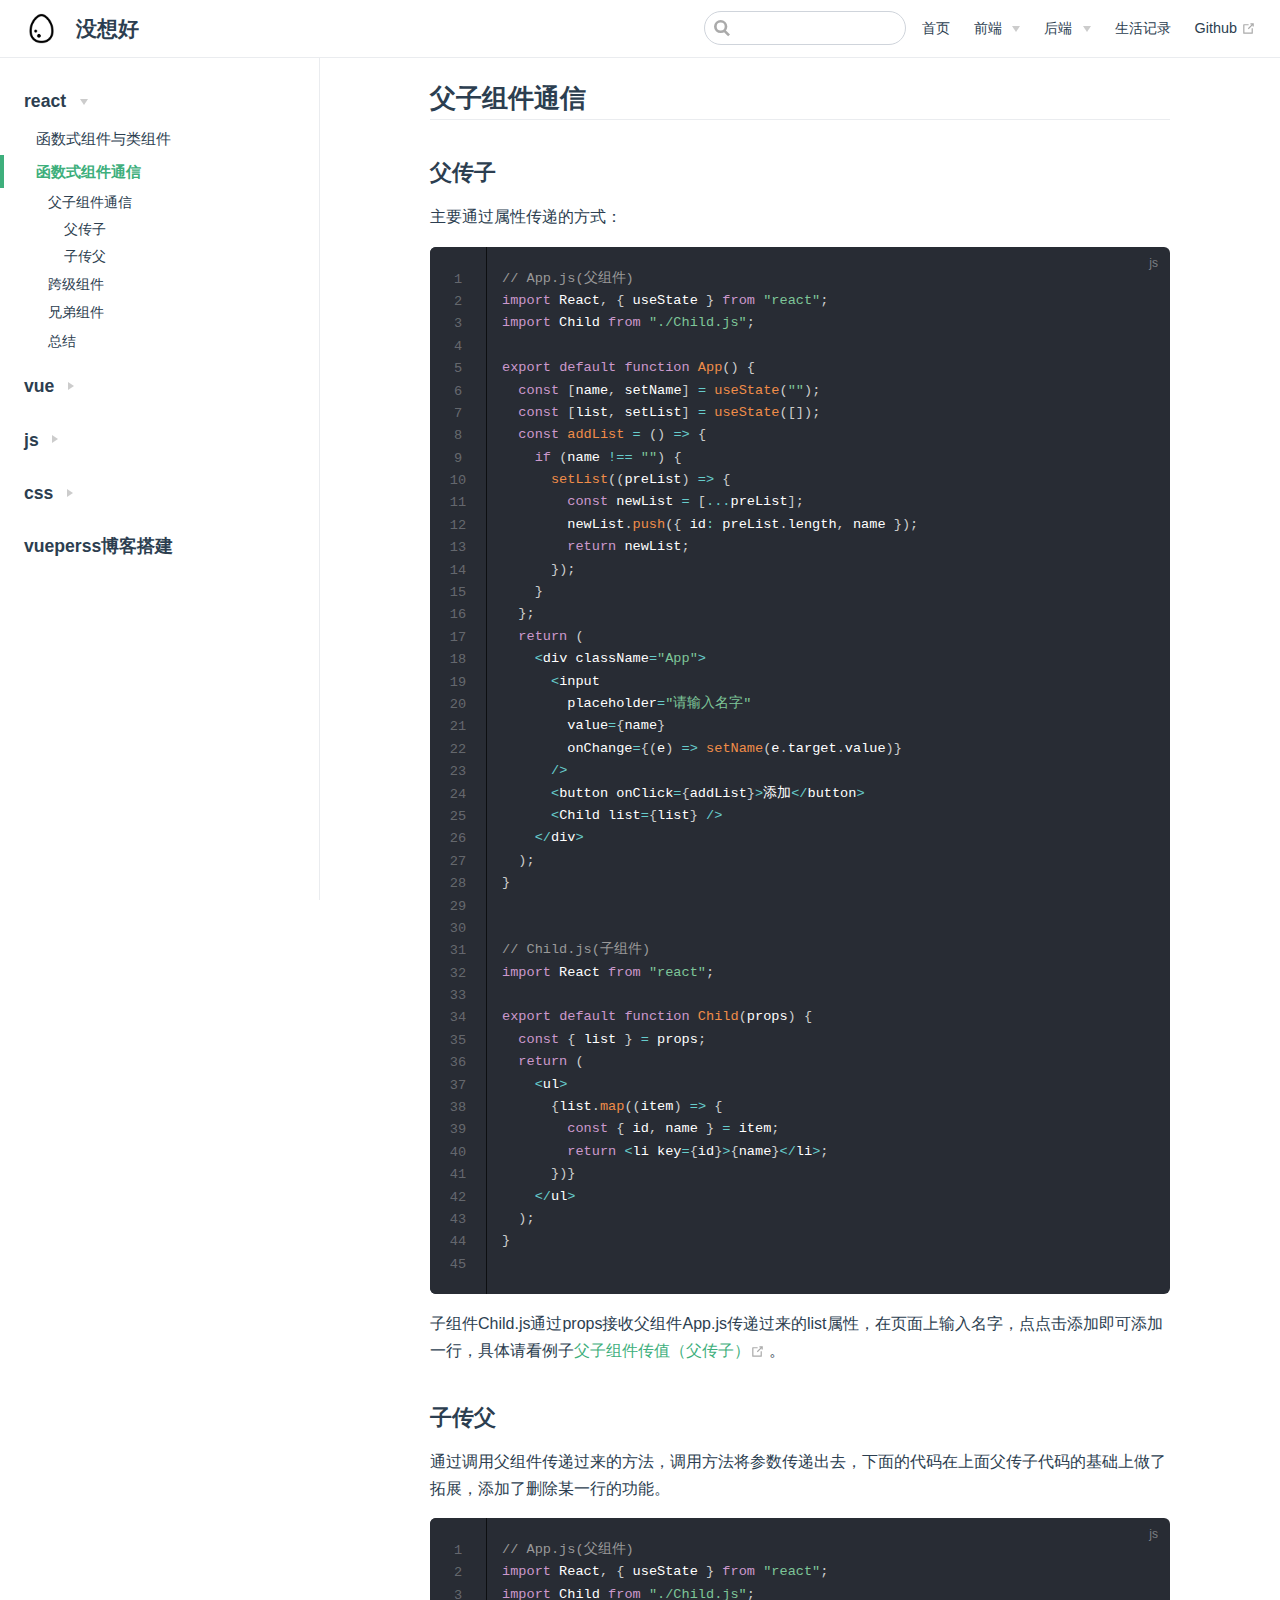
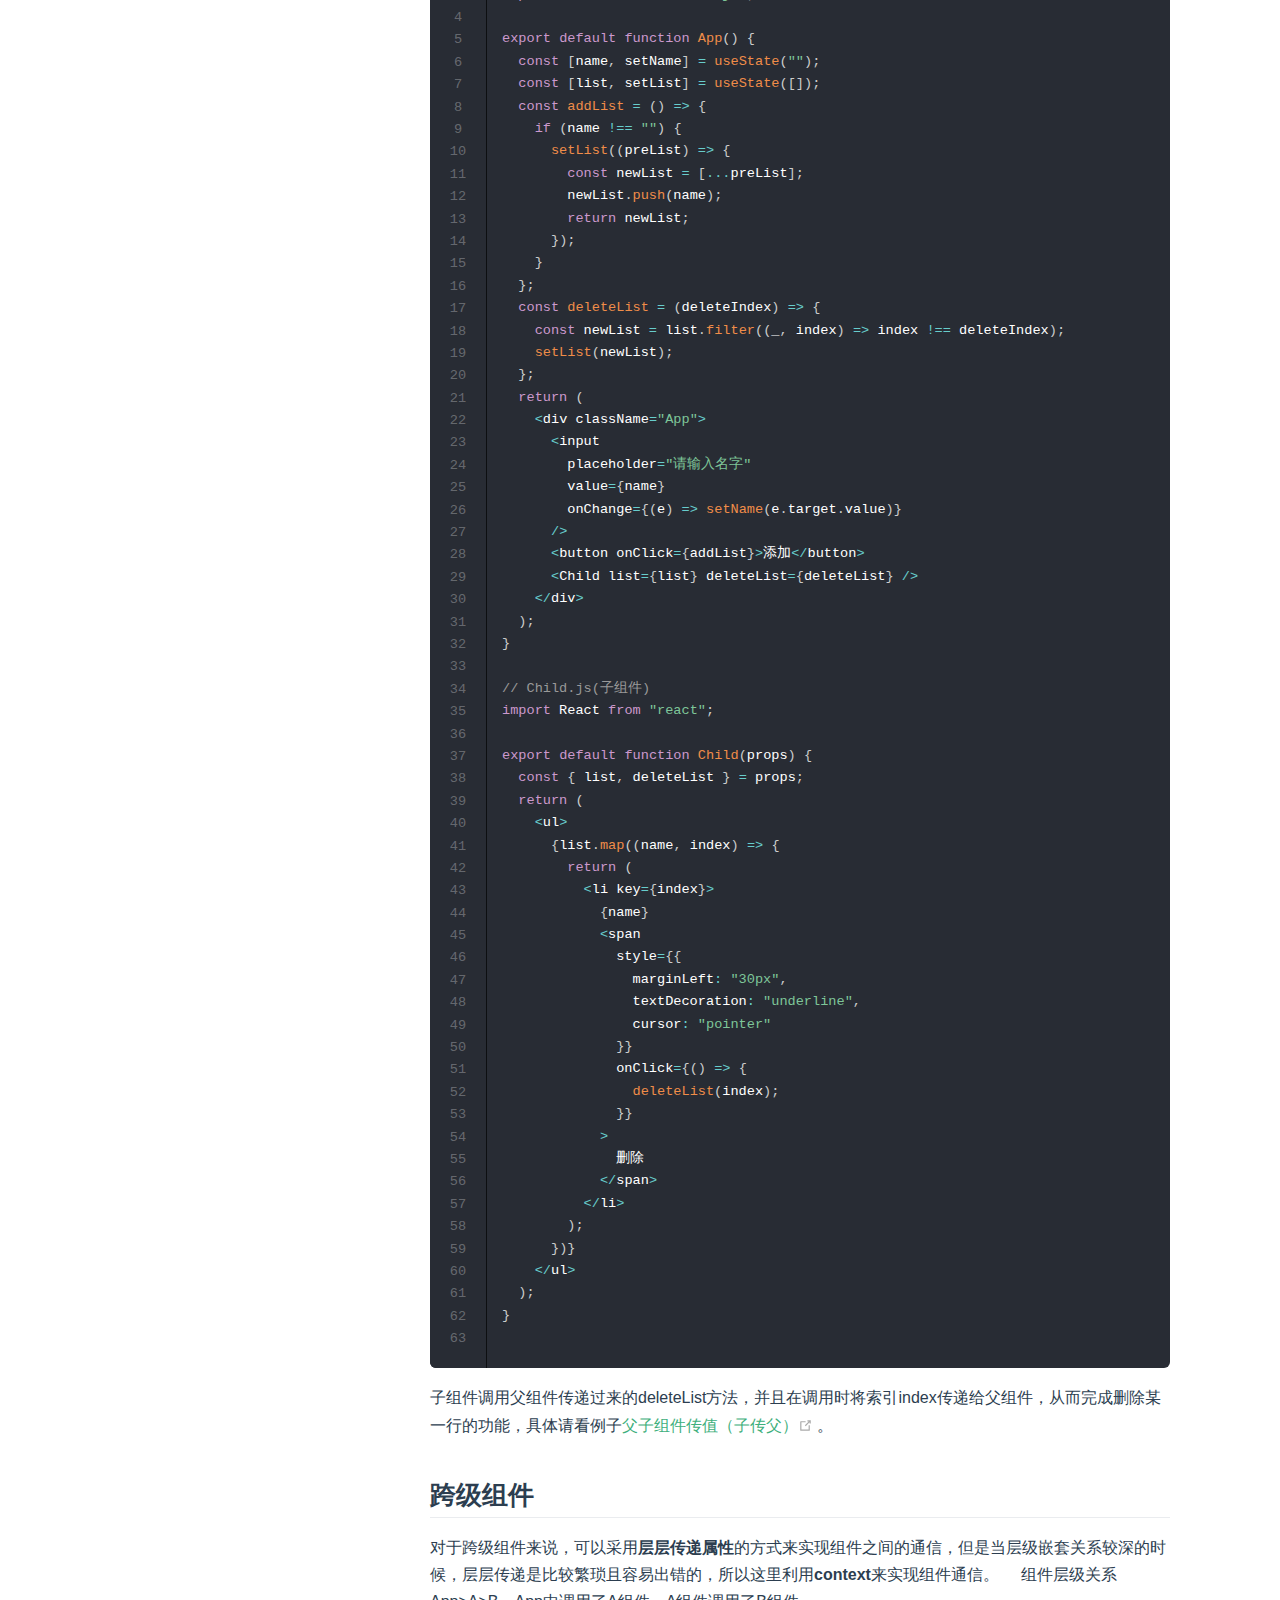
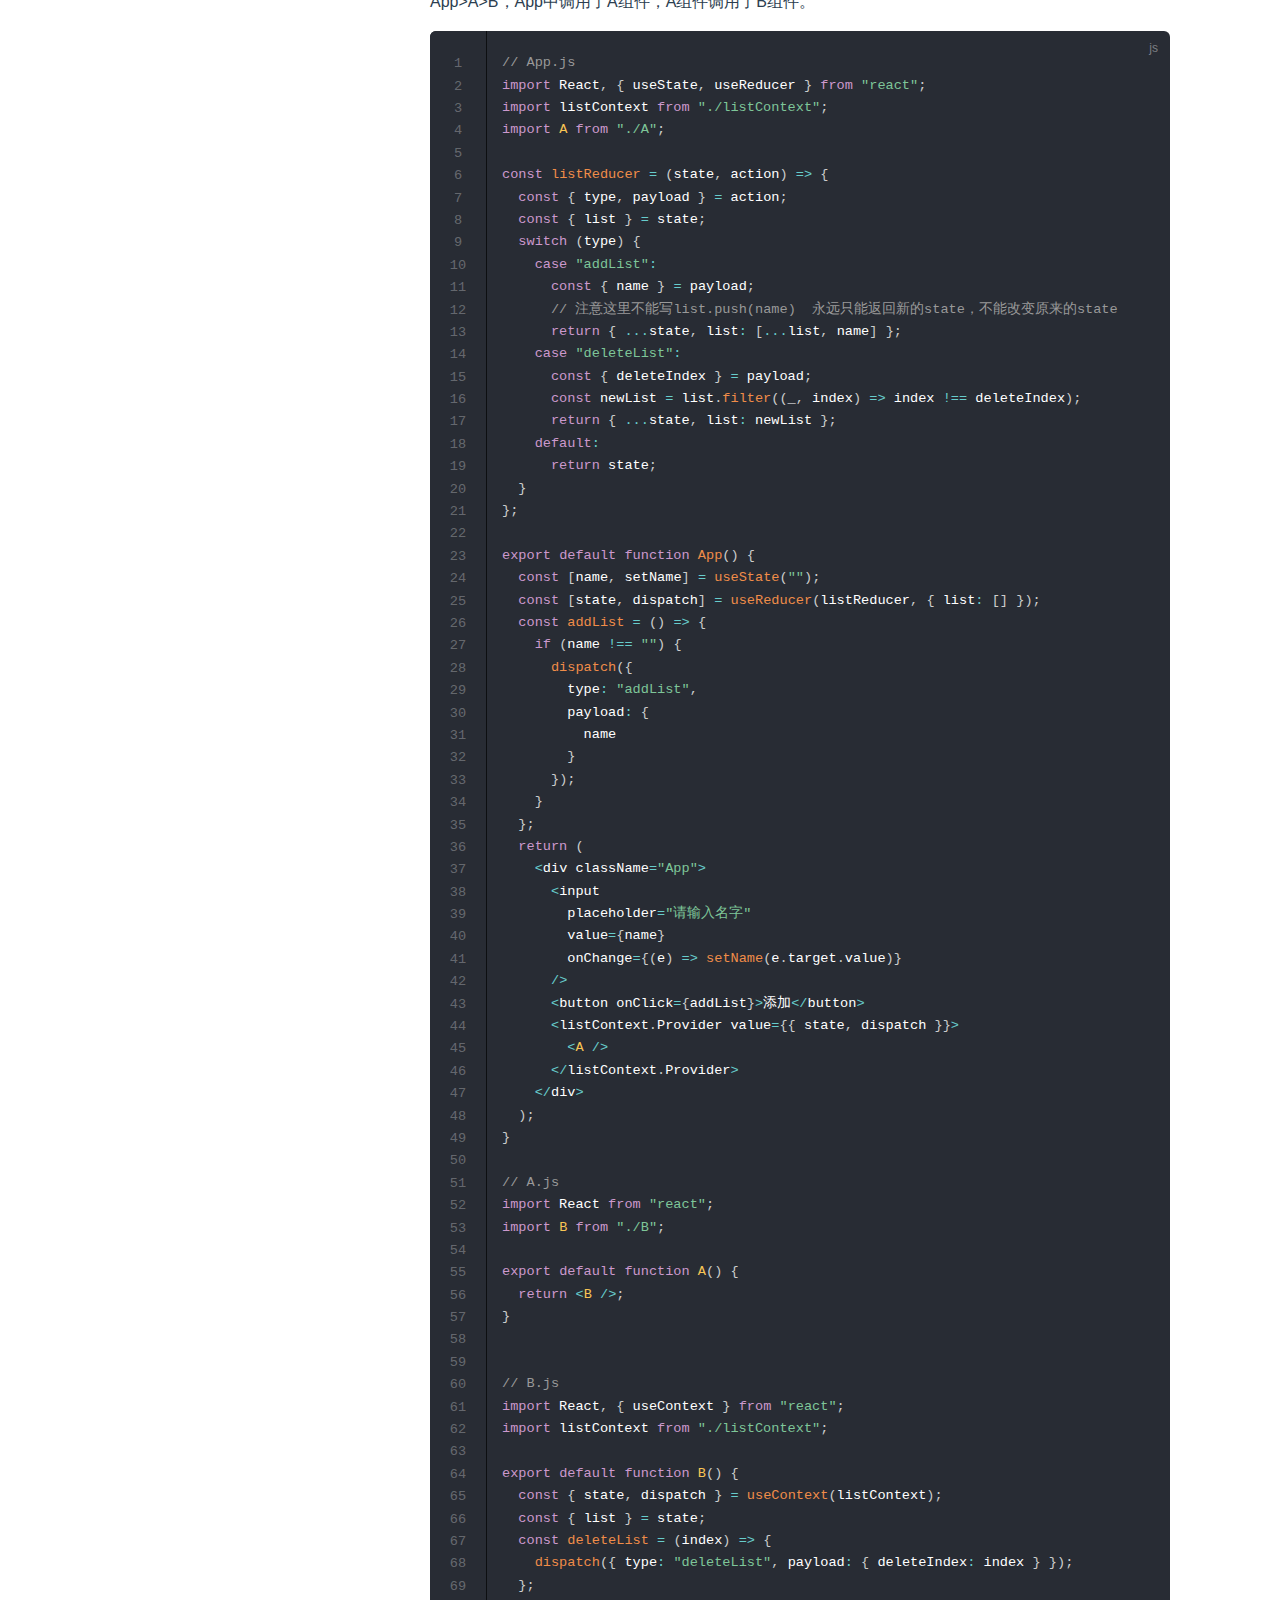
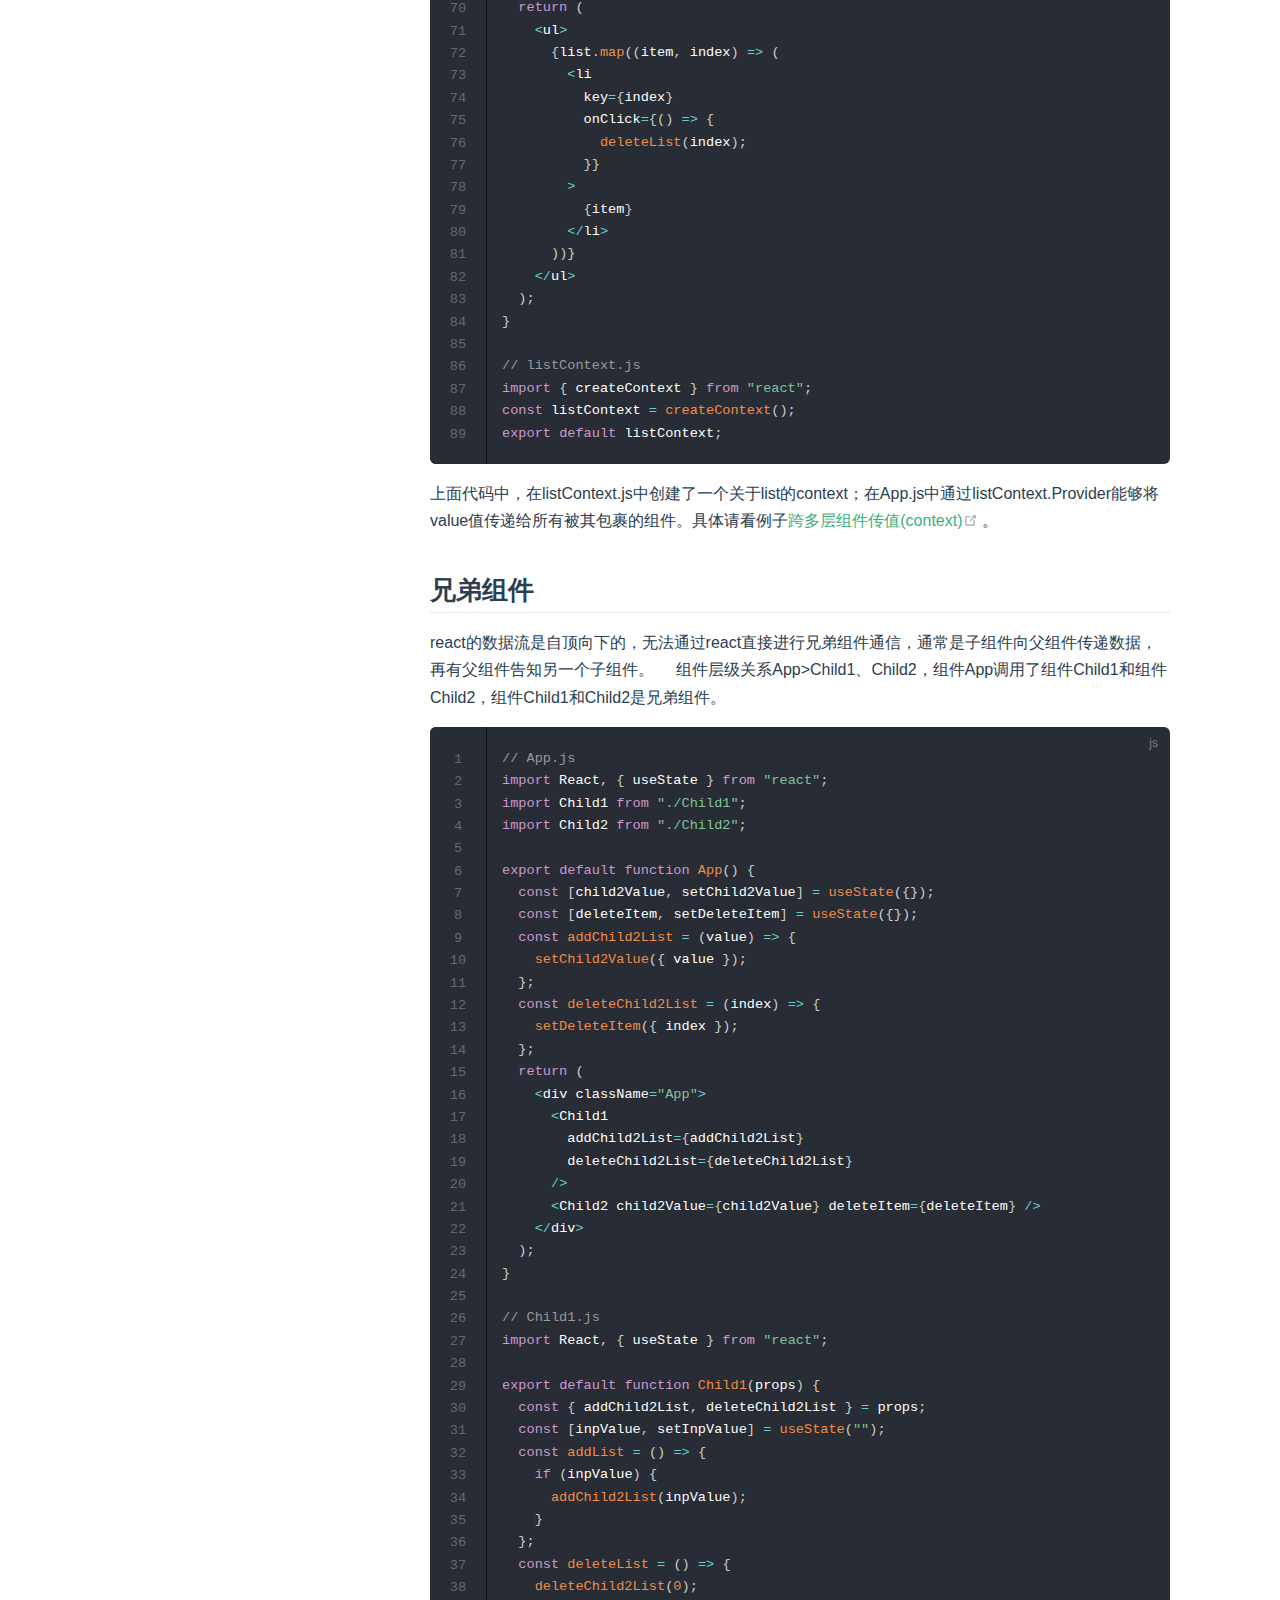
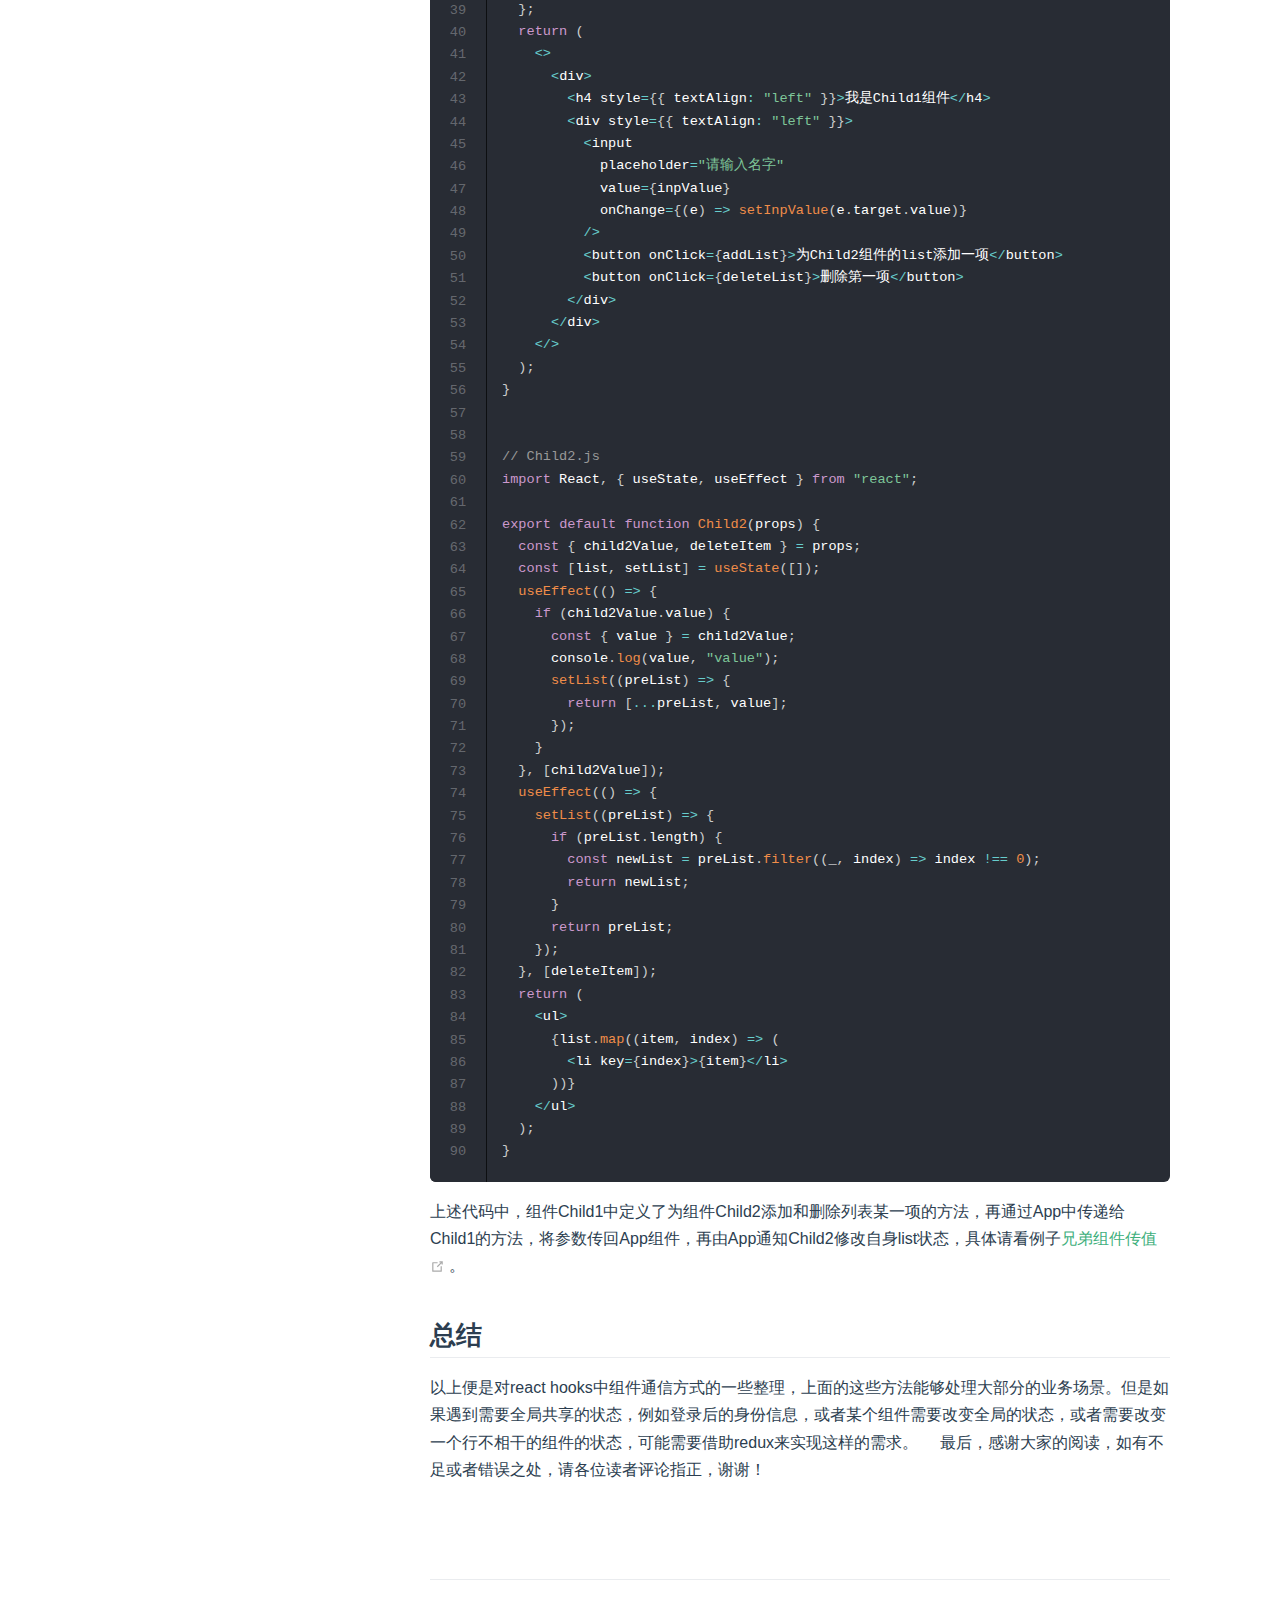
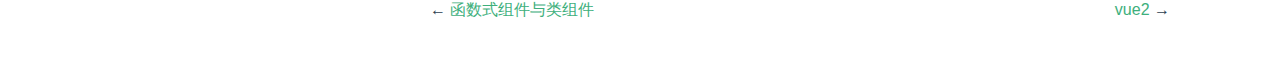
<file: pages/frontend/react/zujiantongxin.html>
<!DOCTYPE html>
<html lang="en-US">
  <head>
    <meta charset="utf-8">
    <meta name="viewport" content="width=device-width,initial-scale=1">
    <title>没想好</title>
    <meta name="generator" content="VuePress 1.8.0">
    <link rel="icon" href="/egg.png">
    <meta name="description" content="">
    
    <link rel="preload" href="/assets/css/0.styles.efec8a6d.css" as="style"><link rel="preload" href="/assets/js/app.824c4530.js" as="script"><link rel="preload" href="/assets/js/2.043a423b.js" as="script"><link rel="preload" href="/assets/js/13.0a766736.js" as="script"><link rel="prefetch" href="/assets/js/10.9999ba99.js"><link rel="prefetch" href="/assets/js/11.cf4c37ac.js"><link rel="prefetch" href="/assets/js/12.a2f0bc1c.js"><link rel="prefetch" href="/assets/js/14.edf7d5e1.js"><link rel="prefetch" href="/assets/js/15.5fa85732.js"><link rel="prefetch" href="/assets/js/16.a6738b34.js"><link rel="prefetch" href="/assets/js/17.81f5c19d.js"><link rel="prefetch" href="/assets/js/3.d9bc2229.js"><link rel="prefetch" href="/assets/js/4.db16b84d.js"><link rel="prefetch" href="/assets/js/5.ce22f85c.js"><link rel="prefetch" href="/assets/js/6.078ab10c.js"><link rel="prefetch" href="/assets/js/7.c5848028.js"><link rel="prefetch" href="/assets/js/8.7273b2bd.js"><link rel="prefetch" href="/assets/js/9.5b8597d9.js">
    <link rel="stylesheet" href="/assets/css/0.styles.efec8a6d.css">
  </head>
  <body>
    <div id="app" data-server-rendered="true"><div class="theme-container"><header class="navbar"><div class="sidebar-button"><svg xmlns="http://www.w3.org/2000/svg" aria-hidden="true" role="img" viewBox="0 0 448 512" class="icon"><path fill="currentColor" d="M436 124H12c-6.627 0-12-5.373-12-12V80c0-6.627 5.373-12 12-12h424c6.627 0 12 5.373 12 12v32c0 6.627-5.373 12-12 12zm0 160H12c-6.627 0-12-5.373-12-12v-32c0-6.627 5.373-12 12-12h424c6.627 0 12 5.373 12 12v32c0 6.627-5.373 12-12 12zm0 160H12c-6.627 0-12-5.373-12-12v-32c0-6.627 5.373-12 12-12h424c6.627 0 12 5.373 12 12v32c0 6.627-5.373 12-12 12z"></path></svg></div> <a href="/" class="home-link router-link-active"><img src="/egg.png" alt="没想好" class="logo"> <span class="site-name can-hide">没想好</span></a> <div class="links"><div class="search-box"><input aria-label="Search" autocomplete="off" spellcheck="false" value=""> <!----></div> <nav class="nav-links can-hide"><div class="nav-item"><a href="/" class="nav-link">
  首页
</a></div><div class="nav-item"><div class="dropdown-wrapper"><button type="button" aria-label="前端" class="dropdown-title"><span class="title">前端</span> <span class="arrow down"></span></button> <button type="button" aria-label="前端" class="mobile-dropdown-title"><span class="title">前端</span> <span class="arrow right"></span></button> <ul class="nav-dropdown" style="display:none;"><li class="dropdown-item"><!----> <a href="/pages/frontend/react/classAndFunction.html" class="nav-link">
  react
</a></li><li class="dropdown-item"><!----> <a href="/pages/frontend/vue/vue2.html" class="nav-link">
  vue
</a></li><li class="dropdown-item"><!----> <a href="/pages/frontend/js/replace.html" class="nav-link">
  js
</a></li><li class="dropdown-item"><!----> <a href="/pages/frontend/css/white-spaceAndword-break.html" class="nav-link">
  css
</a></li><li class="dropdown-item"><!----> <a href="/pages/frontend/vuepress/vuepress.html" class="nav-link">
  vuepress
</a></li></ul></div></div><div class="nav-item"><div class="dropdown-wrapper"><button type="button" aria-label="后端" class="dropdown-title"><span class="title">后端</span> <span class="arrow down"></span></button> <button type="button" aria-label="后端" class="mobile-dropdown-title"><span class="title">后端</span> <span class="arrow right"></span></button> <ul class="nav-dropdown" style="display:none;"><li class="dropdown-item"><!----> <a href="/pages/backend/nodejs/test.html" class="nav-link">
  nodejs
</a></li></ul></div></div><div class="nav-item"><a href="/pages/life/test.html" class="nav-link">
  生活记录
</a></div><div class="nav-item"><a href="https://github.com/123456wjw" target="_blank" rel="noopener noreferrer" class="nav-link external">
  Github
  <span><svg xmlns="http://www.w3.org/2000/svg" aria-hidden="true" focusable="false" x="0px" y="0px" viewBox="0 0 100 100" width="15" height="15" class="icon outbound"><path fill="currentColor" d="M18.8,85.1h56l0,0c2.2,0,4-1.8,4-4v-32h-8v28h-48v-48h28v-8h-32l0,0c-2.2,0-4,1.8-4,4v56C14.8,83.3,16.6,85.1,18.8,85.1z"></path> <polygon fill="currentColor" points="45.7,48.7 51.3,54.3 77.2,28.5 77.2,37.2 85.2,37.2 85.2,14.9 62.8,14.9 62.8,22.9 71.5,22.9"></polygon></svg> <span class="sr-only">(opens new window)</span></span></a></div> <!----></nav></div></header> <div class="sidebar-mask"></div> <aside class="sidebar"><nav class="nav-links"><div class="nav-item"><a href="/" class="nav-link">
  首页
</a></div><div class="nav-item"><div class="dropdown-wrapper"><button type="button" aria-label="前端" class="dropdown-title"><span class="title">前端</span> <span class="arrow down"></span></button> <button type="button" aria-label="前端" class="mobile-dropdown-title"><span class="title">前端</span> <span class="arrow right"></span></button> <ul class="nav-dropdown" style="display:none;"><li class="dropdown-item"><!----> <a href="/pages/frontend/react/classAndFunction.html" class="nav-link">
  react
</a></li><li class="dropdown-item"><!----> <a href="/pages/frontend/vue/vue2.html" class="nav-link">
  vue
</a></li><li class="dropdown-item"><!----> <a href="/pages/frontend/js/replace.html" class="nav-link">
  js
</a></li><li class="dropdown-item"><!----> <a href="/pages/frontend/css/white-spaceAndword-break.html" class="nav-link">
  css
</a></li><li class="dropdown-item"><!----> <a href="/pages/frontend/vuepress/vuepress.html" class="nav-link">
  vuepress
</a></li></ul></div></div><div class="nav-item"><div class="dropdown-wrapper"><button type="button" aria-label="后端" class="dropdown-title"><span class="title">后端</span> <span class="arrow down"></span></button> <button type="button" aria-label="后端" class="mobile-dropdown-title"><span class="title">后端</span> <span class="arrow right"></span></button> <ul class="nav-dropdown" style="display:none;"><li class="dropdown-item"><!----> <a href="/pages/backend/nodejs/test.html" class="nav-link">
  nodejs
</a></li></ul></div></div><div class="nav-item"><a href="/pages/life/test.html" class="nav-link">
  生活记录
</a></div><div class="nav-item"><a href="https://github.com/123456wjw" target="_blank" rel="noopener noreferrer" class="nav-link external">
  Github
  <span><svg xmlns="http://www.w3.org/2000/svg" aria-hidden="true" focusable="false" x="0px" y="0px" viewBox="0 0 100 100" width="15" height="15" class="icon outbound"><path fill="currentColor" d="M18.8,85.1h56l0,0c2.2,0,4-1.8,4-4v-32h-8v28h-48v-48h28v-8h-32l0,0c-2.2,0-4,1.8-4,4v56C14.8,83.3,16.6,85.1,18.8,85.1z"></path> <polygon fill="currentColor" points="45.7,48.7 51.3,54.3 77.2,28.5 77.2,37.2 85.2,37.2 85.2,14.9 62.8,14.9 62.8,22.9 71.5,22.9"></polygon></svg> <span class="sr-only">(opens new window)</span></span></a></div> <!----></nav>  <ul class="sidebar-links"><li><section class="sidebar-group collapsable depth-0"><p class="sidebar-heading open"><span>react</span> <span class="arrow down"></span></p> <ul class="sidebar-links sidebar-group-items"><li><a href="/pages/frontend/react/classAndFunction.html" class="sidebar-link">函数式组件与类组件</a></li><li><a href="/pages/frontend/react/zujiantongxin.html" aria-current="page" class="active sidebar-link">函数式组件通信</a><ul class="sidebar-sub-headers"><li class="sidebar-sub-header"><a href="/pages/frontend/react/zujiantongxin.html#父子组件通信" class="sidebar-link">父子组件通信</a><ul class="sidebar-sub-headers"><li class="sidebar-sub-header"><a href="/pages/frontend/react/zujiantongxin.html#父传子" class="sidebar-link">父传子</a></li><li class="sidebar-sub-header"><a href="/pages/frontend/react/zujiantongxin.html#子传父" class="sidebar-link">子传父</a></li></ul></li><li class="sidebar-sub-header"><a href="/pages/frontend/react/zujiantongxin.html#跨级组件" class="sidebar-link">跨级组件</a></li><li class="sidebar-sub-header"><a href="/pages/frontend/react/zujiantongxin.html#兄弟组件" class="sidebar-link">兄弟组件</a></li><li class="sidebar-sub-header"><a href="/pages/frontend/react/zujiantongxin.html#总结" class="sidebar-link">总结</a></li></ul></li></ul></section></li><li><section class="sidebar-group collapsable depth-0"><p class="sidebar-heading"><span>vue</span> <span class="arrow right"></span></p> <!----></section></li><li><section class="sidebar-group collapsable depth-0"><p class="sidebar-heading"><span>js</span> <span class="arrow right"></span></p> <!----></section></li><li><section class="sidebar-group collapsable depth-0"><p class="sidebar-heading"><span>css</span> <span class="arrow right"></span></p> <!----></section></li><li><a href="/pages/frontend/vuepress/vuepress.html" class="sidebar-link">vueperss博客搭建</a></li></ul> </aside> <main class="page"> <div class="theme-default-content content__default"><h2 id="父子组件通信"><a href="#父子组件通信" class="header-anchor">#</a> 父子组件通信</h2> <h3 id="父传子"><a href="#父传子" class="header-anchor">#</a> 父传子</h3> <p>主要通过属性传递的方式：</p> <div class="language-js line-numbers-mode"><pre class="language-js"><code><span class="token comment">// App.js(父组件)</span>
<span class="token keyword">import</span> React<span class="token punctuation">,</span> <span class="token punctuation">{</span> useState <span class="token punctuation">}</span> <span class="token keyword">from</span> <span class="token string">&quot;react&quot;</span><span class="token punctuation">;</span>
<span class="token keyword">import</span> Child <span class="token keyword">from</span> <span class="token string">&quot;./Child.js&quot;</span><span class="token punctuation">;</span>

<span class="token keyword">export</span> <span class="token keyword">default</span> <span class="token keyword">function</span> <span class="token function">App</span><span class="token punctuation">(</span><span class="token punctuation">)</span> <span class="token punctuation">{</span>
  <span class="token keyword">const</span> <span class="token punctuation">[</span>name<span class="token punctuation">,</span> setName<span class="token punctuation">]</span> <span class="token operator">=</span> <span class="token function">useState</span><span class="token punctuation">(</span><span class="token string">&quot;&quot;</span><span class="token punctuation">)</span><span class="token punctuation">;</span>
  <span class="token keyword">const</span> <span class="token punctuation">[</span>list<span class="token punctuation">,</span> setList<span class="token punctuation">]</span> <span class="token operator">=</span> <span class="token function">useState</span><span class="token punctuation">(</span><span class="token punctuation">[</span><span class="token punctuation">]</span><span class="token punctuation">)</span><span class="token punctuation">;</span>
  <span class="token keyword">const</span> <span class="token function-variable function">addList</span> <span class="token operator">=</span> <span class="token punctuation">(</span><span class="token punctuation">)</span> <span class="token operator">=&gt;</span> <span class="token punctuation">{</span>
    <span class="token keyword">if</span> <span class="token punctuation">(</span>name <span class="token operator">!==</span> <span class="token string">&quot;&quot;</span><span class="token punctuation">)</span> <span class="token punctuation">{</span>
      <span class="token function">setList</span><span class="token punctuation">(</span><span class="token punctuation">(</span><span class="token parameter">preList</span><span class="token punctuation">)</span> <span class="token operator">=&gt;</span> <span class="token punctuation">{</span>
        <span class="token keyword">const</span> newList <span class="token operator">=</span> <span class="token punctuation">[</span><span class="token operator">...</span>preList<span class="token punctuation">]</span><span class="token punctuation">;</span>
        newList<span class="token punctuation">.</span><span class="token function">push</span><span class="token punctuation">(</span><span class="token punctuation">{</span> id<span class="token operator">:</span> preList<span class="token punctuation">.</span>length<span class="token punctuation">,</span> name <span class="token punctuation">}</span><span class="token punctuation">)</span><span class="token punctuation">;</span>
        <span class="token keyword">return</span> newList<span class="token punctuation">;</span>
      <span class="token punctuation">}</span><span class="token punctuation">)</span><span class="token punctuation">;</span>
    <span class="token punctuation">}</span>
  <span class="token punctuation">}</span><span class="token punctuation">;</span>
  <span class="token keyword">return</span> <span class="token punctuation">(</span>
    <span class="token operator">&lt;</span>div className<span class="token operator">=</span><span class="token string">&quot;App&quot;</span><span class="token operator">&gt;</span>
      <span class="token operator">&lt;</span>input
        placeholder<span class="token operator">=</span><span class="token string">&quot;请输入名字&quot;</span>
        value<span class="token operator">=</span><span class="token punctuation">{</span>name<span class="token punctuation">}</span>
        onChange<span class="token operator">=</span><span class="token punctuation">{</span><span class="token punctuation">(</span><span class="token parameter">e</span><span class="token punctuation">)</span> <span class="token operator">=&gt;</span> <span class="token function">setName</span><span class="token punctuation">(</span>e<span class="token punctuation">.</span>target<span class="token punctuation">.</span>value<span class="token punctuation">)</span><span class="token punctuation">}</span>
      <span class="token operator">/</span><span class="token operator">&gt;</span>
      <span class="token operator">&lt;</span>button onClick<span class="token operator">=</span><span class="token punctuation">{</span>addList<span class="token punctuation">}</span><span class="token operator">&gt;</span>添加<span class="token operator">&lt;</span><span class="token operator">/</span>button<span class="token operator">&gt;</span>
      <span class="token operator">&lt;</span>Child list<span class="token operator">=</span><span class="token punctuation">{</span>list<span class="token punctuation">}</span> <span class="token operator">/</span><span class="token operator">&gt;</span>
    <span class="token operator">&lt;</span><span class="token operator">/</span>div<span class="token operator">&gt;</span>
  <span class="token punctuation">)</span><span class="token punctuation">;</span>
<span class="token punctuation">}</span>


<span class="token comment">// Child.js(子组件)</span>
<span class="token keyword">import</span> React <span class="token keyword">from</span> <span class="token string">&quot;react&quot;</span><span class="token punctuation">;</span>

<span class="token keyword">export</span> <span class="token keyword">default</span> <span class="token keyword">function</span> <span class="token function">Child</span><span class="token punctuation">(</span><span class="token parameter">props</span><span class="token punctuation">)</span> <span class="token punctuation">{</span>
  <span class="token keyword">const</span> <span class="token punctuation">{</span> list <span class="token punctuation">}</span> <span class="token operator">=</span> props<span class="token punctuation">;</span>
  <span class="token keyword">return</span> <span class="token punctuation">(</span>
    <span class="token operator">&lt;</span>ul<span class="token operator">&gt;</span>
      <span class="token punctuation">{</span>list<span class="token punctuation">.</span><span class="token function">map</span><span class="token punctuation">(</span><span class="token punctuation">(</span><span class="token parameter">item</span><span class="token punctuation">)</span> <span class="token operator">=&gt;</span> <span class="token punctuation">{</span>
        <span class="token keyword">const</span> <span class="token punctuation">{</span> id<span class="token punctuation">,</span> name <span class="token punctuation">}</span> <span class="token operator">=</span> item<span class="token punctuation">;</span>
        <span class="token keyword">return</span> <span class="token operator">&lt;</span>li key<span class="token operator">=</span><span class="token punctuation">{</span>id<span class="token punctuation">}</span><span class="token operator">&gt;</span><span class="token punctuation">{</span>name<span class="token punctuation">}</span><span class="token operator">&lt;</span><span class="token operator">/</span>li<span class="token operator">&gt;</span><span class="token punctuation">;</span>
      <span class="token punctuation">}</span><span class="token punctuation">)</span><span class="token punctuation">}</span>
    <span class="token operator">&lt;</span><span class="token operator">/</span>ul<span class="token operator">&gt;</span>
  <span class="token punctuation">)</span><span class="token punctuation">;</span>
<span class="token punctuation">}</span>

</code></pre> <div class="line-numbers-wrapper"><span class="line-number">1</span><br><span class="line-number">2</span><br><span class="line-number">3</span><br><span class="line-number">4</span><br><span class="line-number">5</span><br><span class="line-number">6</span><br><span class="line-number">7</span><br><span class="line-number">8</span><br><span class="line-number">9</span><br><span class="line-number">10</span><br><span class="line-number">11</span><br><span class="line-number">12</span><br><span class="line-number">13</span><br><span class="line-number">14</span><br><span class="line-number">15</span><br><span class="line-number">16</span><br><span class="line-number">17</span><br><span class="line-number">18</span><br><span class="line-number">19</span><br><span class="line-number">20</span><br><span class="line-number">21</span><br><span class="line-number">22</span><br><span class="line-number">23</span><br><span class="line-number">24</span><br><span class="line-number">25</span><br><span class="line-number">26</span><br><span class="line-number">27</span><br><span class="line-number">28</span><br><span class="line-number">29</span><br><span class="line-number">30</span><br><span class="line-number">31</span><br><span class="line-number">32</span><br><span class="line-number">33</span><br><span class="line-number">34</span><br><span class="line-number">35</span><br><span class="line-number">36</span><br><span class="line-number">37</span><br><span class="line-number">38</span><br><span class="line-number">39</span><br><span class="line-number">40</span><br><span class="line-number">41</span><br><span class="line-number">42</span><br><span class="line-number">43</span><br><span class="line-number">44</span><br><span class="line-number">45</span><br></div></div><p>子组件Child.js通过props接收父组件App.js传递过来的list属性，在页面上输入名字，点点击添加即可添加一行，具体请看例子<a href="https://codesandbox.io/s/late-butterfly-2ptpz?file=/src/App.js" title="父子组件传值" target="_blank" rel="noopener noreferrer">父子组件传值（父传子）<span><svg xmlns="http://www.w3.org/2000/svg" aria-hidden="true" focusable="false" x="0px" y="0px" viewBox="0 0 100 100" width="15" height="15" class="icon outbound"><path fill="currentColor" d="M18.8,85.1h56l0,0c2.2,0,4-1.8,4-4v-32h-8v28h-48v-48h28v-8h-32l0,0c-2.2,0-4,1.8-4,4v56C14.8,83.3,16.6,85.1,18.8,85.1z"></path> <polygon fill="currentColor" points="45.7,48.7 51.3,54.3 77.2,28.5 77.2,37.2 85.2,37.2 85.2,14.9 62.8,14.9 62.8,22.9 71.5,22.9"></polygon></svg> <span class="sr-only">(opens new window)</span></span></a>。</p> <h3 id="子传父"><a href="#子传父" class="header-anchor">#</a> 子传父</h3> <p>通过调用父组件传递过来的方法，调用方法将参数传递出去，下面的代码在上面父传子代码的基础上做了拓展，添加了删除某一行的功能。</p> <div class="language-js line-numbers-mode"><pre class="language-js"><code><span class="token comment">// App.js(父组件)</span>
<span class="token keyword">import</span> React<span class="token punctuation">,</span> <span class="token punctuation">{</span> useState <span class="token punctuation">}</span> <span class="token keyword">from</span> <span class="token string">&quot;react&quot;</span><span class="token punctuation">;</span>
<span class="token keyword">import</span> Child <span class="token keyword">from</span> <span class="token string">&quot;./Child.js&quot;</span><span class="token punctuation">;</span>

<span class="token keyword">export</span> <span class="token keyword">default</span> <span class="token keyword">function</span> <span class="token function">App</span><span class="token punctuation">(</span><span class="token punctuation">)</span> <span class="token punctuation">{</span>
  <span class="token keyword">const</span> <span class="token punctuation">[</span>name<span class="token punctuation">,</span> setName<span class="token punctuation">]</span> <span class="token operator">=</span> <span class="token function">useState</span><span class="token punctuation">(</span><span class="token string">&quot;&quot;</span><span class="token punctuation">)</span><span class="token punctuation">;</span>
  <span class="token keyword">const</span> <span class="token punctuation">[</span>list<span class="token punctuation">,</span> setList<span class="token punctuation">]</span> <span class="token operator">=</span> <span class="token function">useState</span><span class="token punctuation">(</span><span class="token punctuation">[</span><span class="token punctuation">]</span><span class="token punctuation">)</span><span class="token punctuation">;</span>
  <span class="token keyword">const</span> <span class="token function-variable function">addList</span> <span class="token operator">=</span> <span class="token punctuation">(</span><span class="token punctuation">)</span> <span class="token operator">=&gt;</span> <span class="token punctuation">{</span>
    <span class="token keyword">if</span> <span class="token punctuation">(</span>name <span class="token operator">!==</span> <span class="token string">&quot;&quot;</span><span class="token punctuation">)</span> <span class="token punctuation">{</span>
      <span class="token function">setList</span><span class="token punctuation">(</span><span class="token punctuation">(</span><span class="token parameter">preList</span><span class="token punctuation">)</span> <span class="token operator">=&gt;</span> <span class="token punctuation">{</span>
        <span class="token keyword">const</span> newList <span class="token operator">=</span> <span class="token punctuation">[</span><span class="token operator">...</span>preList<span class="token punctuation">]</span><span class="token punctuation">;</span>
        newList<span class="token punctuation">.</span><span class="token function">push</span><span class="token punctuation">(</span>name<span class="token punctuation">)</span><span class="token punctuation">;</span>
        <span class="token keyword">return</span> newList<span class="token punctuation">;</span>
      <span class="token punctuation">}</span><span class="token punctuation">)</span><span class="token punctuation">;</span>
    <span class="token punctuation">}</span>
  <span class="token punctuation">}</span><span class="token punctuation">;</span>
  <span class="token keyword">const</span> <span class="token function-variable function">deleteList</span> <span class="token operator">=</span> <span class="token punctuation">(</span><span class="token parameter">deleteIndex</span><span class="token punctuation">)</span> <span class="token operator">=&gt;</span> <span class="token punctuation">{</span>
    <span class="token keyword">const</span> newList <span class="token operator">=</span> list<span class="token punctuation">.</span><span class="token function">filter</span><span class="token punctuation">(</span><span class="token punctuation">(</span><span class="token parameter">_<span class="token punctuation">,</span> index</span><span class="token punctuation">)</span> <span class="token operator">=&gt;</span> index <span class="token operator">!==</span> deleteIndex<span class="token punctuation">)</span><span class="token punctuation">;</span>
    <span class="token function">setList</span><span class="token punctuation">(</span>newList<span class="token punctuation">)</span><span class="token punctuation">;</span>
  <span class="token punctuation">}</span><span class="token punctuation">;</span>
  <span class="token keyword">return</span> <span class="token punctuation">(</span>
    <span class="token operator">&lt;</span>div className<span class="token operator">=</span><span class="token string">&quot;App&quot;</span><span class="token operator">&gt;</span>
      <span class="token operator">&lt;</span>input
        placeholder<span class="token operator">=</span><span class="token string">&quot;请输入名字&quot;</span>
        value<span class="token operator">=</span><span class="token punctuation">{</span>name<span class="token punctuation">}</span>
        onChange<span class="token operator">=</span><span class="token punctuation">{</span><span class="token punctuation">(</span><span class="token parameter">e</span><span class="token punctuation">)</span> <span class="token operator">=&gt;</span> <span class="token function">setName</span><span class="token punctuation">(</span>e<span class="token punctuation">.</span>target<span class="token punctuation">.</span>value<span class="token punctuation">)</span><span class="token punctuation">}</span>
      <span class="token operator">/</span><span class="token operator">&gt;</span>
      <span class="token operator">&lt;</span>button onClick<span class="token operator">=</span><span class="token punctuation">{</span>addList<span class="token punctuation">}</span><span class="token operator">&gt;</span>添加<span class="token operator">&lt;</span><span class="token operator">/</span>button<span class="token operator">&gt;</span>
      <span class="token operator">&lt;</span>Child list<span class="token operator">=</span><span class="token punctuation">{</span>list<span class="token punctuation">}</span> deleteList<span class="token operator">=</span><span class="token punctuation">{</span>deleteList<span class="token punctuation">}</span> <span class="token operator">/</span><span class="token operator">&gt;</span>
    <span class="token operator">&lt;</span><span class="token operator">/</span>div<span class="token operator">&gt;</span>
  <span class="token punctuation">)</span><span class="token punctuation">;</span>
<span class="token punctuation">}</span>

<span class="token comment">// Child.js(子组件)</span>
<span class="token keyword">import</span> React <span class="token keyword">from</span> <span class="token string">&quot;react&quot;</span><span class="token punctuation">;</span>

<span class="token keyword">export</span> <span class="token keyword">default</span> <span class="token keyword">function</span> <span class="token function">Child</span><span class="token punctuation">(</span><span class="token parameter">props</span><span class="token punctuation">)</span> <span class="token punctuation">{</span>
  <span class="token keyword">const</span> <span class="token punctuation">{</span> list<span class="token punctuation">,</span> deleteList <span class="token punctuation">}</span> <span class="token operator">=</span> props<span class="token punctuation">;</span>
  <span class="token keyword">return</span> <span class="token punctuation">(</span>
    <span class="token operator">&lt;</span>ul<span class="token operator">&gt;</span>
      <span class="token punctuation">{</span>list<span class="token punctuation">.</span><span class="token function">map</span><span class="token punctuation">(</span><span class="token punctuation">(</span><span class="token parameter">name<span class="token punctuation">,</span> index</span><span class="token punctuation">)</span> <span class="token operator">=&gt;</span> <span class="token punctuation">{</span>
        <span class="token keyword">return</span> <span class="token punctuation">(</span>
          <span class="token operator">&lt;</span>li key<span class="token operator">=</span><span class="token punctuation">{</span>index<span class="token punctuation">}</span><span class="token operator">&gt;</span>
            <span class="token punctuation">{</span>name<span class="token punctuation">}</span>
            <span class="token operator">&lt;</span>span
              style<span class="token operator">=</span><span class="token punctuation">{</span><span class="token punctuation">{</span>
                marginLeft<span class="token operator">:</span> <span class="token string">&quot;30px&quot;</span><span class="token punctuation">,</span>
                textDecoration<span class="token operator">:</span> <span class="token string">&quot;underline&quot;</span><span class="token punctuation">,</span>
                cursor<span class="token operator">:</span> <span class="token string">&quot;pointer&quot;</span>
              <span class="token punctuation">}</span><span class="token punctuation">}</span>
              onClick<span class="token operator">=</span><span class="token punctuation">{</span><span class="token punctuation">(</span><span class="token punctuation">)</span> <span class="token operator">=&gt;</span> <span class="token punctuation">{</span>
                <span class="token function">deleteList</span><span class="token punctuation">(</span>index<span class="token punctuation">)</span><span class="token punctuation">;</span>
              <span class="token punctuation">}</span><span class="token punctuation">}</span>
            <span class="token operator">&gt;</span>
              删除
            <span class="token operator">&lt;</span><span class="token operator">/</span>span<span class="token operator">&gt;</span>
          <span class="token operator">&lt;</span><span class="token operator">/</span>li<span class="token operator">&gt;</span>
        <span class="token punctuation">)</span><span class="token punctuation">;</span>
      <span class="token punctuation">}</span><span class="token punctuation">)</span><span class="token punctuation">}</span>
    <span class="token operator">&lt;</span><span class="token operator">/</span>ul<span class="token operator">&gt;</span>
  <span class="token punctuation">)</span><span class="token punctuation">;</span>
<span class="token punctuation">}</span>

</code></pre> <div class="line-numbers-wrapper"><span class="line-number">1</span><br><span class="line-number">2</span><br><span class="line-number">3</span><br><span class="line-number">4</span><br><span class="line-number">5</span><br><span class="line-number">6</span><br><span class="line-number">7</span><br><span class="line-number">8</span><br><span class="line-number">9</span><br><span class="line-number">10</span><br><span class="line-number">11</span><br><span class="line-number">12</span><br><span class="line-number">13</span><br><span class="line-number">14</span><br><span class="line-number">15</span><br><span class="line-number">16</span><br><span class="line-number">17</span><br><span class="line-number">18</span><br><span class="line-number">19</span><br><span class="line-number">20</span><br><span class="line-number">21</span><br><span class="line-number">22</span><br><span class="line-number">23</span><br><span class="line-number">24</span><br><span class="line-number">25</span><br><span class="line-number">26</span><br><span class="line-number">27</span><br><span class="line-number">28</span><br><span class="line-number">29</span><br><span class="line-number">30</span><br><span class="line-number">31</span><br><span class="line-number">32</span><br><span class="line-number">33</span><br><span class="line-number">34</span><br><span class="line-number">35</span><br><span class="line-number">36</span><br><span class="line-number">37</span><br><span class="line-number">38</span><br><span class="line-number">39</span><br><span class="line-number">40</span><br><span class="line-number">41</span><br><span class="line-number">42</span><br><span class="line-number">43</span><br><span class="line-number">44</span><br><span class="line-number">45</span><br><span class="line-number">46</span><br><span class="line-number">47</span><br><span class="line-number">48</span><br><span class="line-number">49</span><br><span class="line-number">50</span><br><span class="line-number">51</span><br><span class="line-number">52</span><br><span class="line-number">53</span><br><span class="line-number">54</span><br><span class="line-number">55</span><br><span class="line-number">56</span><br><span class="line-number">57</span><br><span class="line-number">58</span><br><span class="line-number">59</span><br><span class="line-number">60</span><br><span class="line-number">61</span><br><span class="line-number">62</span><br><span class="line-number">63</span><br></div></div><p>子组件调用父组件传递过来的deleteList方法，并且在调用时将索引index传递给父组件，从而完成删除某一行的功能，具体请看例子<a href="https://codesandbox.io/s/funny-euler-xhffj?file=/src/Child.js:0-584" title="父子组件传值（子传父）" target="_blank" rel="noopener noreferrer">父子组件传值（子传父）<span><svg xmlns="http://www.w3.org/2000/svg" aria-hidden="true" focusable="false" x="0px" y="0px" viewBox="0 0 100 100" width="15" height="15" class="icon outbound"><path fill="currentColor" d="M18.8,85.1h56l0,0c2.2,0,4-1.8,4-4v-32h-8v28h-48v-48h28v-8h-32l0,0c-2.2,0-4,1.8-4,4v56C14.8,83.3,16.6,85.1,18.8,85.1z"></path> <polygon fill="currentColor" points="45.7,48.7 51.3,54.3 77.2,28.5 77.2,37.2 85.2,37.2 85.2,14.9 62.8,14.9 62.8,22.9 71.5,22.9"></polygon></svg> <span class="sr-only">(opens new window)</span></span></a>。</p> <h2 id="跨级组件"><a href="#跨级组件" class="header-anchor">#</a> 跨级组件</h2> <p>对于跨级组件来说，可以采用<strong>层层传递属性</strong>的方式来实现组件之间的通信，但是当层级嵌套关系较深的时候，层层传递是比较繁琐且容易出错的，所以这里利用<strong>context</strong>来实现组件通信。
    组件层级关系App&gt;A&gt;B，App中调用了A组件，A组件调用了B组件。</p> <div class="language-js line-numbers-mode"><pre class="language-js"><code><span class="token comment">// App.js</span>
<span class="token keyword">import</span> React<span class="token punctuation">,</span> <span class="token punctuation">{</span> useState<span class="token punctuation">,</span> useReducer <span class="token punctuation">}</span> <span class="token keyword">from</span> <span class="token string">&quot;react&quot;</span><span class="token punctuation">;</span>
<span class="token keyword">import</span> listContext <span class="token keyword">from</span> <span class="token string">&quot;./listContext&quot;</span><span class="token punctuation">;</span>
<span class="token keyword">import</span> <span class="token constant">A</span> <span class="token keyword">from</span> <span class="token string">&quot;./A&quot;</span><span class="token punctuation">;</span>

<span class="token keyword">const</span> <span class="token function-variable function">listReducer</span> <span class="token operator">=</span> <span class="token punctuation">(</span><span class="token parameter">state<span class="token punctuation">,</span> action</span><span class="token punctuation">)</span> <span class="token operator">=&gt;</span> <span class="token punctuation">{</span>
  <span class="token keyword">const</span> <span class="token punctuation">{</span> type<span class="token punctuation">,</span> payload <span class="token punctuation">}</span> <span class="token operator">=</span> action<span class="token punctuation">;</span>
  <span class="token keyword">const</span> <span class="token punctuation">{</span> list <span class="token punctuation">}</span> <span class="token operator">=</span> state<span class="token punctuation">;</span>
  <span class="token keyword">switch</span> <span class="token punctuation">(</span>type<span class="token punctuation">)</span> <span class="token punctuation">{</span>
    <span class="token keyword">case</span> <span class="token string">&quot;addList&quot;</span><span class="token operator">:</span>
      <span class="token keyword">const</span> <span class="token punctuation">{</span> name <span class="token punctuation">}</span> <span class="token operator">=</span> payload<span class="token punctuation">;</span>
      <span class="token comment">// 注意这里不能写list.push(name)  永远只能返回新的state，不能改变原来的state</span>
      <span class="token keyword">return</span> <span class="token punctuation">{</span> <span class="token operator">...</span>state<span class="token punctuation">,</span> list<span class="token operator">:</span> <span class="token punctuation">[</span><span class="token operator">...</span>list<span class="token punctuation">,</span> name<span class="token punctuation">]</span> <span class="token punctuation">}</span><span class="token punctuation">;</span>
    <span class="token keyword">case</span> <span class="token string">&quot;deleteList&quot;</span><span class="token operator">:</span>
      <span class="token keyword">const</span> <span class="token punctuation">{</span> deleteIndex <span class="token punctuation">}</span> <span class="token operator">=</span> payload<span class="token punctuation">;</span>
      <span class="token keyword">const</span> newList <span class="token operator">=</span> list<span class="token punctuation">.</span><span class="token function">filter</span><span class="token punctuation">(</span><span class="token punctuation">(</span><span class="token parameter">_<span class="token punctuation">,</span> index</span><span class="token punctuation">)</span> <span class="token operator">=&gt;</span> index <span class="token operator">!==</span> deleteIndex<span class="token punctuation">)</span><span class="token punctuation">;</span>
      <span class="token keyword">return</span> <span class="token punctuation">{</span> <span class="token operator">...</span>state<span class="token punctuation">,</span> list<span class="token operator">:</span> newList <span class="token punctuation">}</span><span class="token punctuation">;</span>
    <span class="token keyword">default</span><span class="token operator">:</span>
      <span class="token keyword">return</span> state<span class="token punctuation">;</span>
  <span class="token punctuation">}</span>
<span class="token punctuation">}</span><span class="token punctuation">;</span>

<span class="token keyword">export</span> <span class="token keyword">default</span> <span class="token keyword">function</span> <span class="token function">App</span><span class="token punctuation">(</span><span class="token punctuation">)</span> <span class="token punctuation">{</span>
  <span class="token keyword">const</span> <span class="token punctuation">[</span>name<span class="token punctuation">,</span> setName<span class="token punctuation">]</span> <span class="token operator">=</span> <span class="token function">useState</span><span class="token punctuation">(</span><span class="token string">&quot;&quot;</span><span class="token punctuation">)</span><span class="token punctuation">;</span>
  <span class="token keyword">const</span> <span class="token punctuation">[</span>state<span class="token punctuation">,</span> dispatch<span class="token punctuation">]</span> <span class="token operator">=</span> <span class="token function">useReducer</span><span class="token punctuation">(</span>listReducer<span class="token punctuation">,</span> <span class="token punctuation">{</span> list<span class="token operator">:</span> <span class="token punctuation">[</span><span class="token punctuation">]</span> <span class="token punctuation">}</span><span class="token punctuation">)</span><span class="token punctuation">;</span>
  <span class="token keyword">const</span> <span class="token function-variable function">addList</span> <span class="token operator">=</span> <span class="token punctuation">(</span><span class="token punctuation">)</span> <span class="token operator">=&gt;</span> <span class="token punctuation">{</span>
    <span class="token keyword">if</span> <span class="token punctuation">(</span>name <span class="token operator">!==</span> <span class="token string">&quot;&quot;</span><span class="token punctuation">)</span> <span class="token punctuation">{</span>
      <span class="token function">dispatch</span><span class="token punctuation">(</span><span class="token punctuation">{</span>
        type<span class="token operator">:</span> <span class="token string">&quot;addList&quot;</span><span class="token punctuation">,</span>
        payload<span class="token operator">:</span> <span class="token punctuation">{</span>
          name
        <span class="token punctuation">}</span>
      <span class="token punctuation">}</span><span class="token punctuation">)</span><span class="token punctuation">;</span>
    <span class="token punctuation">}</span>
  <span class="token punctuation">}</span><span class="token punctuation">;</span>
  <span class="token keyword">return</span> <span class="token punctuation">(</span>
    <span class="token operator">&lt;</span>div className<span class="token operator">=</span><span class="token string">&quot;App&quot;</span><span class="token operator">&gt;</span>
      <span class="token operator">&lt;</span>input
        placeholder<span class="token operator">=</span><span class="token string">&quot;请输入名字&quot;</span>
        value<span class="token operator">=</span><span class="token punctuation">{</span>name<span class="token punctuation">}</span>
        onChange<span class="token operator">=</span><span class="token punctuation">{</span><span class="token punctuation">(</span><span class="token parameter">e</span><span class="token punctuation">)</span> <span class="token operator">=&gt;</span> <span class="token function">setName</span><span class="token punctuation">(</span>e<span class="token punctuation">.</span>target<span class="token punctuation">.</span>value<span class="token punctuation">)</span><span class="token punctuation">}</span>
      <span class="token operator">/</span><span class="token operator">&gt;</span>
      <span class="token operator">&lt;</span>button onClick<span class="token operator">=</span><span class="token punctuation">{</span>addList<span class="token punctuation">}</span><span class="token operator">&gt;</span>添加<span class="token operator">&lt;</span><span class="token operator">/</span>button<span class="token operator">&gt;</span>
      <span class="token operator">&lt;</span>listContext<span class="token punctuation">.</span>Provider value<span class="token operator">=</span><span class="token punctuation">{</span><span class="token punctuation">{</span> state<span class="token punctuation">,</span> dispatch <span class="token punctuation">}</span><span class="token punctuation">}</span><span class="token operator">&gt;</span>
        <span class="token operator">&lt;</span><span class="token constant">A</span> <span class="token operator">/</span><span class="token operator">&gt;</span>
      <span class="token operator">&lt;</span><span class="token operator">/</span>listContext<span class="token punctuation">.</span>Provider<span class="token operator">&gt;</span>
    <span class="token operator">&lt;</span><span class="token operator">/</span>div<span class="token operator">&gt;</span>
  <span class="token punctuation">)</span><span class="token punctuation">;</span>
<span class="token punctuation">}</span>

<span class="token comment">// A.js</span>
<span class="token keyword">import</span> React <span class="token keyword">from</span> <span class="token string">&quot;react&quot;</span><span class="token punctuation">;</span>
<span class="token keyword">import</span> <span class="token constant">B</span> <span class="token keyword">from</span> <span class="token string">&quot;./B&quot;</span><span class="token punctuation">;</span>

<span class="token keyword">export</span> <span class="token keyword">default</span> <span class="token keyword">function</span> <span class="token constant">A</span><span class="token punctuation">(</span><span class="token punctuation">)</span> <span class="token punctuation">{</span>
  <span class="token keyword">return</span> <span class="token operator">&lt;</span><span class="token constant">B</span> <span class="token operator">/</span><span class="token operator">&gt;</span><span class="token punctuation">;</span>
<span class="token punctuation">}</span>


<span class="token comment">// B.js</span>
<span class="token keyword">import</span> React<span class="token punctuation">,</span> <span class="token punctuation">{</span> useContext <span class="token punctuation">}</span> <span class="token keyword">from</span> <span class="token string">&quot;react&quot;</span><span class="token punctuation">;</span>
<span class="token keyword">import</span> listContext <span class="token keyword">from</span> <span class="token string">&quot;./listContext&quot;</span><span class="token punctuation">;</span>

<span class="token keyword">export</span> <span class="token keyword">default</span> <span class="token keyword">function</span> <span class="token constant">B</span><span class="token punctuation">(</span><span class="token punctuation">)</span> <span class="token punctuation">{</span>
  <span class="token keyword">const</span> <span class="token punctuation">{</span> state<span class="token punctuation">,</span> dispatch <span class="token punctuation">}</span> <span class="token operator">=</span> <span class="token function">useContext</span><span class="token punctuation">(</span>listContext<span class="token punctuation">)</span><span class="token punctuation">;</span>
  <span class="token keyword">const</span> <span class="token punctuation">{</span> list <span class="token punctuation">}</span> <span class="token operator">=</span> state<span class="token punctuation">;</span>
  <span class="token keyword">const</span> <span class="token function-variable function">deleteList</span> <span class="token operator">=</span> <span class="token punctuation">(</span><span class="token parameter">index</span><span class="token punctuation">)</span> <span class="token operator">=&gt;</span> <span class="token punctuation">{</span>
    <span class="token function">dispatch</span><span class="token punctuation">(</span><span class="token punctuation">{</span> type<span class="token operator">:</span> <span class="token string">&quot;deleteList&quot;</span><span class="token punctuation">,</span> payload<span class="token operator">:</span> <span class="token punctuation">{</span> deleteIndex<span class="token operator">:</span> index <span class="token punctuation">}</span> <span class="token punctuation">}</span><span class="token punctuation">)</span><span class="token punctuation">;</span>
  <span class="token punctuation">}</span><span class="token punctuation">;</span>
  <span class="token keyword">return</span> <span class="token punctuation">(</span>
    <span class="token operator">&lt;</span>ul<span class="token operator">&gt;</span>
      <span class="token punctuation">{</span>list<span class="token punctuation">.</span><span class="token function">map</span><span class="token punctuation">(</span><span class="token punctuation">(</span><span class="token parameter">item<span class="token punctuation">,</span> index</span><span class="token punctuation">)</span> <span class="token operator">=&gt;</span> <span class="token punctuation">(</span>
        <span class="token operator">&lt;</span>li
          key<span class="token operator">=</span><span class="token punctuation">{</span>index<span class="token punctuation">}</span>
          onClick<span class="token operator">=</span><span class="token punctuation">{</span><span class="token punctuation">(</span><span class="token punctuation">)</span> <span class="token operator">=&gt;</span> <span class="token punctuation">{</span>
            <span class="token function">deleteList</span><span class="token punctuation">(</span>index<span class="token punctuation">)</span><span class="token punctuation">;</span>
          <span class="token punctuation">}</span><span class="token punctuation">}</span>
        <span class="token operator">&gt;</span>
          <span class="token punctuation">{</span>item<span class="token punctuation">}</span>
        <span class="token operator">&lt;</span><span class="token operator">/</span>li<span class="token operator">&gt;</span>
      <span class="token punctuation">)</span><span class="token punctuation">)</span><span class="token punctuation">}</span>
    <span class="token operator">&lt;</span><span class="token operator">/</span>ul<span class="token operator">&gt;</span>
  <span class="token punctuation">)</span><span class="token punctuation">;</span>
<span class="token punctuation">}</span>

<span class="token comment">// listContext.js</span>
<span class="token keyword">import</span> <span class="token punctuation">{</span> createContext <span class="token punctuation">}</span> <span class="token keyword">from</span> <span class="token string">&quot;react&quot;</span><span class="token punctuation">;</span>
<span class="token keyword">const</span> listContext <span class="token operator">=</span> <span class="token function">createContext</span><span class="token punctuation">(</span><span class="token punctuation">)</span><span class="token punctuation">;</span>
<span class="token keyword">export</span> <span class="token keyword">default</span> listContext<span class="token punctuation">;</span>
</code></pre> <div class="line-numbers-wrapper"><span class="line-number">1</span><br><span class="line-number">2</span><br><span class="line-number">3</span><br><span class="line-number">4</span><br><span class="line-number">5</span><br><span class="line-number">6</span><br><span class="line-number">7</span><br><span class="line-number">8</span><br><span class="line-number">9</span><br><span class="line-number">10</span><br><span class="line-number">11</span><br><span class="line-number">12</span><br><span class="line-number">13</span><br><span class="line-number">14</span><br><span class="line-number">15</span><br><span class="line-number">16</span><br><span class="line-number">17</span><br><span class="line-number">18</span><br><span class="line-number">19</span><br><span class="line-number">20</span><br><span class="line-number">21</span><br><span class="line-number">22</span><br><span class="line-number">23</span><br><span class="line-number">24</span><br><span class="line-number">25</span><br><span class="line-number">26</span><br><span class="line-number">27</span><br><span class="line-number">28</span><br><span class="line-number">29</span><br><span class="line-number">30</span><br><span class="line-number">31</span><br><span class="line-number">32</span><br><span class="line-number">33</span><br><span class="line-number">34</span><br><span class="line-number">35</span><br><span class="line-number">36</span><br><span class="line-number">37</span><br><span class="line-number">38</span><br><span class="line-number">39</span><br><span class="line-number">40</span><br><span class="line-number">41</span><br><span class="line-number">42</span><br><span class="line-number">43</span><br><span class="line-number">44</span><br><span class="line-number">45</span><br><span class="line-number">46</span><br><span class="line-number">47</span><br><span class="line-number">48</span><br><span class="line-number">49</span><br><span class="line-number">50</span><br><span class="line-number">51</span><br><span class="line-number">52</span><br><span class="line-number">53</span><br><span class="line-number">54</span><br><span class="line-number">55</span><br><span class="line-number">56</span><br><span class="line-number">57</span><br><span class="line-number">58</span><br><span class="line-number">59</span><br><span class="line-number">60</span><br><span class="line-number">61</span><br><span class="line-number">62</span><br><span class="line-number">63</span><br><span class="line-number">64</span><br><span class="line-number">65</span><br><span class="line-number">66</span><br><span class="line-number">67</span><br><span class="line-number">68</span><br><span class="line-number">69</span><br><span class="line-number">70</span><br><span class="line-number">71</span><br><span class="line-number">72</span><br><span class="line-number">73</span><br><span class="line-number">74</span><br><span class="line-number">75</span><br><span class="line-number">76</span><br><span class="line-number">77</span><br><span class="line-number">78</span><br><span class="line-number">79</span><br><span class="line-number">80</span><br><span class="line-number">81</span><br><span class="line-number">82</span><br><span class="line-number">83</span><br><span class="line-number">84</span><br><span class="line-number">85</span><br><span class="line-number">86</span><br><span class="line-number">87</span><br><span class="line-number">88</span><br><span class="line-number">89</span><br></div></div><p>上面代码中，在listContext.js中创建了一个关于list的context；在App.js中通过listContext.Provider能够将value值传递给所有被其包裹的组件。具体请看例子<a href="https://codesandbox.io/s/upbeat-ives-jc5lc?file=/src/App.js" title="跨多层组件传值(context)" target="_blank" rel="noopener noreferrer">跨多层组件传值(context)<span><svg xmlns="http://www.w3.org/2000/svg" aria-hidden="true" focusable="false" x="0px" y="0px" viewBox="0 0 100 100" width="15" height="15" class="icon outbound"><path fill="currentColor" d="M18.8,85.1h56l0,0c2.2,0,4-1.8,4-4v-32h-8v28h-48v-48h28v-8h-32l0,0c-2.2,0-4,1.8-4,4v56C14.8,83.3,16.6,85.1,18.8,85.1z"></path> <polygon fill="currentColor" points="45.7,48.7 51.3,54.3 77.2,28.5 77.2,37.2 85.2,37.2 85.2,14.9 62.8,14.9 62.8,22.9 71.5,22.9"></polygon></svg> <span class="sr-only">(opens new window)</span></span></a>。</p> <h2 id="兄弟组件"><a href="#兄弟组件" class="header-anchor">#</a> 兄弟组件</h2> <p>react的数据流是自顶向下的，无法通过react直接进行兄弟组件通信，通常是子组件向父组件传递数据，再有父组件告知另一个子组件。
    组件层级关系App&gt;Child1、Child2，组件App调用了组件Child1和组件Child2，组件Child1和Child2是兄弟组件。</p> <div class="language-js line-numbers-mode"><pre class="language-js"><code><span class="token comment">// App.js</span>
<span class="token keyword">import</span> React<span class="token punctuation">,</span> <span class="token punctuation">{</span> useState <span class="token punctuation">}</span> <span class="token keyword">from</span> <span class="token string">&quot;react&quot;</span><span class="token punctuation">;</span>
<span class="token keyword">import</span> Child1 <span class="token keyword">from</span> <span class="token string">&quot;./Child1&quot;</span><span class="token punctuation">;</span>
<span class="token keyword">import</span> Child2 <span class="token keyword">from</span> <span class="token string">&quot;./Child2&quot;</span><span class="token punctuation">;</span>

<span class="token keyword">export</span> <span class="token keyword">default</span> <span class="token keyword">function</span> <span class="token function">App</span><span class="token punctuation">(</span><span class="token punctuation">)</span> <span class="token punctuation">{</span>
  <span class="token keyword">const</span> <span class="token punctuation">[</span>child2Value<span class="token punctuation">,</span> setChild2Value<span class="token punctuation">]</span> <span class="token operator">=</span> <span class="token function">useState</span><span class="token punctuation">(</span><span class="token punctuation">{</span><span class="token punctuation">}</span><span class="token punctuation">)</span><span class="token punctuation">;</span>
  <span class="token keyword">const</span> <span class="token punctuation">[</span>deleteItem<span class="token punctuation">,</span> setDeleteItem<span class="token punctuation">]</span> <span class="token operator">=</span> <span class="token function">useState</span><span class="token punctuation">(</span><span class="token punctuation">{</span><span class="token punctuation">}</span><span class="token punctuation">)</span><span class="token punctuation">;</span>
  <span class="token keyword">const</span> <span class="token function-variable function">addChild2List</span> <span class="token operator">=</span> <span class="token punctuation">(</span><span class="token parameter">value</span><span class="token punctuation">)</span> <span class="token operator">=&gt;</span> <span class="token punctuation">{</span>
    <span class="token function">setChild2Value</span><span class="token punctuation">(</span><span class="token punctuation">{</span> value <span class="token punctuation">}</span><span class="token punctuation">)</span><span class="token punctuation">;</span>
  <span class="token punctuation">}</span><span class="token punctuation">;</span>
  <span class="token keyword">const</span> <span class="token function-variable function">deleteChild2List</span> <span class="token operator">=</span> <span class="token punctuation">(</span><span class="token parameter">index</span><span class="token punctuation">)</span> <span class="token operator">=&gt;</span> <span class="token punctuation">{</span>
    <span class="token function">setDeleteItem</span><span class="token punctuation">(</span><span class="token punctuation">{</span> index <span class="token punctuation">}</span><span class="token punctuation">)</span><span class="token punctuation">;</span>
  <span class="token punctuation">}</span><span class="token punctuation">;</span>
  <span class="token keyword">return</span> <span class="token punctuation">(</span>
    <span class="token operator">&lt;</span>div className<span class="token operator">=</span><span class="token string">&quot;App&quot;</span><span class="token operator">&gt;</span>
      <span class="token operator">&lt;</span>Child1
        addChild2List<span class="token operator">=</span><span class="token punctuation">{</span>addChild2List<span class="token punctuation">}</span>
        deleteChild2List<span class="token operator">=</span><span class="token punctuation">{</span>deleteChild2List<span class="token punctuation">}</span>
      <span class="token operator">/</span><span class="token operator">&gt;</span>
      <span class="token operator">&lt;</span>Child2 child2Value<span class="token operator">=</span><span class="token punctuation">{</span>child2Value<span class="token punctuation">}</span> deleteItem<span class="token operator">=</span><span class="token punctuation">{</span>deleteItem<span class="token punctuation">}</span> <span class="token operator">/</span><span class="token operator">&gt;</span>
    <span class="token operator">&lt;</span><span class="token operator">/</span>div<span class="token operator">&gt;</span>
  <span class="token punctuation">)</span><span class="token punctuation">;</span>
<span class="token punctuation">}</span>

<span class="token comment">// Child1.js</span>
<span class="token keyword">import</span> React<span class="token punctuation">,</span> <span class="token punctuation">{</span> useState <span class="token punctuation">}</span> <span class="token keyword">from</span> <span class="token string">&quot;react&quot;</span><span class="token punctuation">;</span>

<span class="token keyword">export</span> <span class="token keyword">default</span> <span class="token keyword">function</span> <span class="token function">Child1</span><span class="token punctuation">(</span><span class="token parameter">props</span><span class="token punctuation">)</span> <span class="token punctuation">{</span>
  <span class="token keyword">const</span> <span class="token punctuation">{</span> addChild2List<span class="token punctuation">,</span> deleteChild2List <span class="token punctuation">}</span> <span class="token operator">=</span> props<span class="token punctuation">;</span>
  <span class="token keyword">const</span> <span class="token punctuation">[</span>inpValue<span class="token punctuation">,</span> setInpValue<span class="token punctuation">]</span> <span class="token operator">=</span> <span class="token function">useState</span><span class="token punctuation">(</span><span class="token string">&quot;&quot;</span><span class="token punctuation">)</span><span class="token punctuation">;</span>
  <span class="token keyword">const</span> <span class="token function-variable function">addList</span> <span class="token operator">=</span> <span class="token punctuation">(</span><span class="token punctuation">)</span> <span class="token operator">=&gt;</span> <span class="token punctuation">{</span>
    <span class="token keyword">if</span> <span class="token punctuation">(</span>inpValue<span class="token punctuation">)</span> <span class="token punctuation">{</span>
      <span class="token function">addChild2List</span><span class="token punctuation">(</span>inpValue<span class="token punctuation">)</span><span class="token punctuation">;</span>
    <span class="token punctuation">}</span>
  <span class="token punctuation">}</span><span class="token punctuation">;</span>
  <span class="token keyword">const</span> <span class="token function-variable function">deleteList</span> <span class="token operator">=</span> <span class="token punctuation">(</span><span class="token punctuation">)</span> <span class="token operator">=&gt;</span> <span class="token punctuation">{</span>
    <span class="token function">deleteChild2List</span><span class="token punctuation">(</span><span class="token number">0</span><span class="token punctuation">)</span><span class="token punctuation">;</span>
  <span class="token punctuation">}</span><span class="token punctuation">;</span>
  <span class="token keyword">return</span> <span class="token punctuation">(</span>
    <span class="token operator">&lt;</span><span class="token operator">&gt;</span>
      <span class="token operator">&lt;</span>div<span class="token operator">&gt;</span>
        <span class="token operator">&lt;</span>h4 style<span class="token operator">=</span><span class="token punctuation">{</span><span class="token punctuation">{</span> textAlign<span class="token operator">:</span> <span class="token string">&quot;left&quot;</span> <span class="token punctuation">}</span><span class="token punctuation">}</span><span class="token operator">&gt;</span>我是Child1组件<span class="token operator">&lt;</span><span class="token operator">/</span>h4<span class="token operator">&gt;</span>
        <span class="token operator">&lt;</span>div style<span class="token operator">=</span><span class="token punctuation">{</span><span class="token punctuation">{</span> textAlign<span class="token operator">:</span> <span class="token string">&quot;left&quot;</span> <span class="token punctuation">}</span><span class="token punctuation">}</span><span class="token operator">&gt;</span>
          <span class="token operator">&lt;</span>input
            placeholder<span class="token operator">=</span><span class="token string">&quot;请输入名字&quot;</span>
            value<span class="token operator">=</span><span class="token punctuation">{</span>inpValue<span class="token punctuation">}</span>
            onChange<span class="token operator">=</span><span class="token punctuation">{</span><span class="token punctuation">(</span><span class="token parameter">e</span><span class="token punctuation">)</span> <span class="token operator">=&gt;</span> <span class="token function">setInpValue</span><span class="token punctuation">(</span>e<span class="token punctuation">.</span>target<span class="token punctuation">.</span>value<span class="token punctuation">)</span><span class="token punctuation">}</span>
          <span class="token operator">/</span><span class="token operator">&gt;</span>
          <span class="token operator">&lt;</span>button onClick<span class="token operator">=</span><span class="token punctuation">{</span>addList<span class="token punctuation">}</span><span class="token operator">&gt;</span>为Child2组件的list添加一项<span class="token operator">&lt;</span><span class="token operator">/</span>button<span class="token operator">&gt;</span>
          <span class="token operator">&lt;</span>button onClick<span class="token operator">=</span><span class="token punctuation">{</span>deleteList<span class="token punctuation">}</span><span class="token operator">&gt;</span>删除第一项<span class="token operator">&lt;</span><span class="token operator">/</span>button<span class="token operator">&gt;</span>
        <span class="token operator">&lt;</span><span class="token operator">/</span>div<span class="token operator">&gt;</span>
      <span class="token operator">&lt;</span><span class="token operator">/</span>div<span class="token operator">&gt;</span>
    <span class="token operator">&lt;</span><span class="token operator">/</span><span class="token operator">&gt;</span>
  <span class="token punctuation">)</span><span class="token punctuation">;</span>
<span class="token punctuation">}</span>


<span class="token comment">// Child2.js</span>
<span class="token keyword">import</span> React<span class="token punctuation">,</span> <span class="token punctuation">{</span> useState<span class="token punctuation">,</span> useEffect <span class="token punctuation">}</span> <span class="token keyword">from</span> <span class="token string">&quot;react&quot;</span><span class="token punctuation">;</span>

<span class="token keyword">export</span> <span class="token keyword">default</span> <span class="token keyword">function</span> <span class="token function">Child2</span><span class="token punctuation">(</span><span class="token parameter">props</span><span class="token punctuation">)</span> <span class="token punctuation">{</span>
  <span class="token keyword">const</span> <span class="token punctuation">{</span> child2Value<span class="token punctuation">,</span> deleteItem <span class="token punctuation">}</span> <span class="token operator">=</span> props<span class="token punctuation">;</span>
  <span class="token keyword">const</span> <span class="token punctuation">[</span>list<span class="token punctuation">,</span> setList<span class="token punctuation">]</span> <span class="token operator">=</span> <span class="token function">useState</span><span class="token punctuation">(</span><span class="token punctuation">[</span><span class="token punctuation">]</span><span class="token punctuation">)</span><span class="token punctuation">;</span>
  <span class="token function">useEffect</span><span class="token punctuation">(</span><span class="token punctuation">(</span><span class="token punctuation">)</span> <span class="token operator">=&gt;</span> <span class="token punctuation">{</span>
    <span class="token keyword">if</span> <span class="token punctuation">(</span>child2Value<span class="token punctuation">.</span>value<span class="token punctuation">)</span> <span class="token punctuation">{</span>
      <span class="token keyword">const</span> <span class="token punctuation">{</span> value <span class="token punctuation">}</span> <span class="token operator">=</span> child2Value<span class="token punctuation">;</span>
      console<span class="token punctuation">.</span><span class="token function">log</span><span class="token punctuation">(</span>value<span class="token punctuation">,</span> <span class="token string">&quot;value&quot;</span><span class="token punctuation">)</span><span class="token punctuation">;</span>
      <span class="token function">setList</span><span class="token punctuation">(</span><span class="token punctuation">(</span><span class="token parameter">preList</span><span class="token punctuation">)</span> <span class="token operator">=&gt;</span> <span class="token punctuation">{</span>
        <span class="token keyword">return</span> <span class="token punctuation">[</span><span class="token operator">...</span>preList<span class="token punctuation">,</span> value<span class="token punctuation">]</span><span class="token punctuation">;</span>
      <span class="token punctuation">}</span><span class="token punctuation">)</span><span class="token punctuation">;</span>
    <span class="token punctuation">}</span>
  <span class="token punctuation">}</span><span class="token punctuation">,</span> <span class="token punctuation">[</span>child2Value<span class="token punctuation">]</span><span class="token punctuation">)</span><span class="token punctuation">;</span>
  <span class="token function">useEffect</span><span class="token punctuation">(</span><span class="token punctuation">(</span><span class="token punctuation">)</span> <span class="token operator">=&gt;</span> <span class="token punctuation">{</span>
    <span class="token function">setList</span><span class="token punctuation">(</span><span class="token punctuation">(</span><span class="token parameter">preList</span><span class="token punctuation">)</span> <span class="token operator">=&gt;</span> <span class="token punctuation">{</span>
      <span class="token keyword">if</span> <span class="token punctuation">(</span>preList<span class="token punctuation">.</span>length<span class="token punctuation">)</span> <span class="token punctuation">{</span>
        <span class="token keyword">const</span> newList <span class="token operator">=</span> preList<span class="token punctuation">.</span><span class="token function">filter</span><span class="token punctuation">(</span><span class="token punctuation">(</span><span class="token parameter">_<span class="token punctuation">,</span> index</span><span class="token punctuation">)</span> <span class="token operator">=&gt;</span> index <span class="token operator">!==</span> <span class="token number">0</span><span class="token punctuation">)</span><span class="token punctuation">;</span>
        <span class="token keyword">return</span> newList<span class="token punctuation">;</span>
      <span class="token punctuation">}</span>
      <span class="token keyword">return</span> preList<span class="token punctuation">;</span>
    <span class="token punctuation">}</span><span class="token punctuation">)</span><span class="token punctuation">;</span>
  <span class="token punctuation">}</span><span class="token punctuation">,</span> <span class="token punctuation">[</span>deleteItem<span class="token punctuation">]</span><span class="token punctuation">)</span><span class="token punctuation">;</span>
  <span class="token keyword">return</span> <span class="token punctuation">(</span>
    <span class="token operator">&lt;</span>ul<span class="token operator">&gt;</span>
      <span class="token punctuation">{</span>list<span class="token punctuation">.</span><span class="token function">map</span><span class="token punctuation">(</span><span class="token punctuation">(</span><span class="token parameter">item<span class="token punctuation">,</span> index</span><span class="token punctuation">)</span> <span class="token operator">=&gt;</span> <span class="token punctuation">(</span>
        <span class="token operator">&lt;</span>li key<span class="token operator">=</span><span class="token punctuation">{</span>index<span class="token punctuation">}</span><span class="token operator">&gt;</span><span class="token punctuation">{</span>item<span class="token punctuation">}</span><span class="token operator">&lt;</span><span class="token operator">/</span>li<span class="token operator">&gt;</span>
      <span class="token punctuation">)</span><span class="token punctuation">)</span><span class="token punctuation">}</span>
    <span class="token operator">&lt;</span><span class="token operator">/</span>ul<span class="token operator">&gt;</span>
  <span class="token punctuation">)</span><span class="token punctuation">;</span>
<span class="token punctuation">}</span>
</code></pre> <div class="line-numbers-wrapper"><span class="line-number">1</span><br><span class="line-number">2</span><br><span class="line-number">3</span><br><span class="line-number">4</span><br><span class="line-number">5</span><br><span class="line-number">6</span><br><span class="line-number">7</span><br><span class="line-number">8</span><br><span class="line-number">9</span><br><span class="line-number">10</span><br><span class="line-number">11</span><br><span class="line-number">12</span><br><span class="line-number">13</span><br><span class="line-number">14</span><br><span class="line-number">15</span><br><span class="line-number">16</span><br><span class="line-number">17</span><br><span class="line-number">18</span><br><span class="line-number">19</span><br><span class="line-number">20</span><br><span class="line-number">21</span><br><span class="line-number">22</span><br><span class="line-number">23</span><br><span class="line-number">24</span><br><span class="line-number">25</span><br><span class="line-number">26</span><br><span class="line-number">27</span><br><span class="line-number">28</span><br><span class="line-number">29</span><br><span class="line-number">30</span><br><span class="line-number">31</span><br><span class="line-number">32</span><br><span class="line-number">33</span><br><span class="line-number">34</span><br><span class="line-number">35</span><br><span class="line-number">36</span><br><span class="line-number">37</span><br><span class="line-number">38</span><br><span class="line-number">39</span><br><span class="line-number">40</span><br><span class="line-number">41</span><br><span class="line-number">42</span><br><span class="line-number">43</span><br><span class="line-number">44</span><br><span class="line-number">45</span><br><span class="line-number">46</span><br><span class="line-number">47</span><br><span class="line-number">48</span><br><span class="line-number">49</span><br><span class="line-number">50</span><br><span class="line-number">51</span><br><span class="line-number">52</span><br><span class="line-number">53</span><br><span class="line-number">54</span><br><span class="line-number">55</span><br><span class="line-number">56</span><br><span class="line-number">57</span><br><span class="line-number">58</span><br><span class="line-number">59</span><br><span class="line-number">60</span><br><span class="line-number">61</span><br><span class="line-number">62</span><br><span class="line-number">63</span><br><span class="line-number">64</span><br><span class="line-number">65</span><br><span class="line-number">66</span><br><span class="line-number">67</span><br><span class="line-number">68</span><br><span class="line-number">69</span><br><span class="line-number">70</span><br><span class="line-number">71</span><br><span class="line-number">72</span><br><span class="line-number">73</span><br><span class="line-number">74</span><br><span class="line-number">75</span><br><span class="line-number">76</span><br><span class="line-number">77</span><br><span class="line-number">78</span><br><span class="line-number">79</span><br><span class="line-number">80</span><br><span class="line-number">81</span><br><span class="line-number">82</span><br><span class="line-number">83</span><br><span class="line-number">84</span><br><span class="line-number">85</span><br><span class="line-number">86</span><br><span class="line-number">87</span><br><span class="line-number">88</span><br><span class="line-number">89</span><br><span class="line-number">90</span><br></div></div><p>上述代码中，组件Child1中定义了为组件Child2添加和删除列表某一项的方法，再通过App中传递给Child1的方法，将参数传回App组件，再由App通知Child2修改自身list状态，具体请看例子<a href="https://codesandbox.io/s/loving-elbakyan-6fdgc" title="兄弟组件传值" target="_blank" rel="noopener noreferrer">兄弟组件传值<span><svg xmlns="http://www.w3.org/2000/svg" aria-hidden="true" focusable="false" x="0px" y="0px" viewBox="0 0 100 100" width="15" height="15" class="icon outbound"><path fill="currentColor" d="M18.8,85.1h56l0,0c2.2,0,4-1.8,4-4v-32h-8v28h-48v-48h28v-8h-32l0,0c-2.2,0-4,1.8-4,4v56C14.8,83.3,16.6,85.1,18.8,85.1z"></path> <polygon fill="currentColor" points="45.7,48.7 51.3,54.3 77.2,28.5 77.2,37.2 85.2,37.2 85.2,14.9 62.8,14.9 62.8,22.9 71.5,22.9"></polygon></svg> <span class="sr-only">(opens new window)</span></span></a>。</p> <h2 id="总结"><a href="#总结" class="header-anchor">#</a> 总结</h2> <p>以上便是对react hooks中组件通信方式的一些整理，上面的这些方法能够处理大部分的业务场景。但是如果遇到需要全局共享的状态，例如登录后的身份信息，或者某个组件需要改变全局的状态，或者需要改变一个行不相干的组件的状态，可能需要借助redux来实现这样的需求。
    最后，感谢大家的阅读，如有不足或者错误之处，请各位读者评论指正，谢谢！</p></div> <footer class="page-edit"><!----> <!----></footer> <div class="page-nav"><p class="inner"><span class="prev">
      ←
      <a href="/pages/frontend/react/classAndFunction.html" class="prev">
        函数式组件与类组件
      </a></span> <span class="next"><a href="/pages/frontend/vue/vue2.html">
        vue2
      </a>
      →
    </span></p></div> </main></div><div class="global-ui"></div></div>
    <script src="/assets/js/app.824c4530.js" defer></script><script src="/assets/js/2.043a423b.js" defer></script><script src="/assets/js/13.0a766736.js" defer></script>
  </body>
</html>
</file>
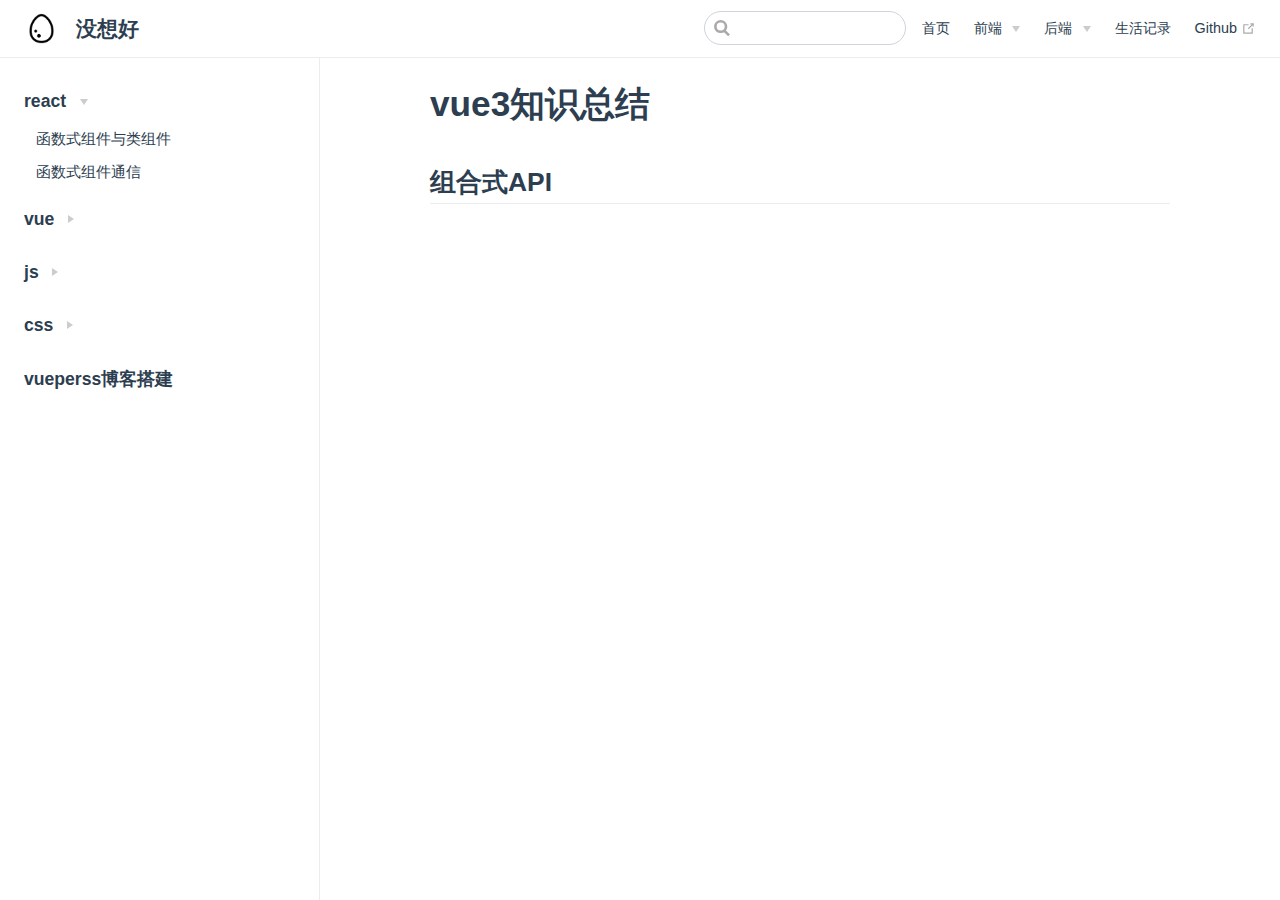
<file: pages/frontend/vue/vue3.html>
<!DOCTYPE html>
<html lang="en-US">
  <head>
    <meta charset="utf-8">
    <meta name="viewport" content="width=device-width,initial-scale=1">
    <title>没想好</title>
    <meta name="generator" content="VuePress 1.8.0">
    <link rel="icon" href="/egg.png">
    <meta name="description" content="">
    
    <link rel="preload" href="/assets/css/0.styles.efec8a6d.css" as="style"><link rel="preload" href="/assets/js/app.824c4530.js" as="script"><link rel="preload" href="/assets/js/2.043a423b.js" as="script"><link rel="preload" href="/assets/js/15.5fa85732.js" as="script"><link rel="prefetch" href="/assets/js/10.9999ba99.js"><link rel="prefetch" href="/assets/js/11.cf4c37ac.js"><link rel="prefetch" href="/assets/js/12.a2f0bc1c.js"><link rel="prefetch" href="/assets/js/13.0a766736.js"><link rel="prefetch" href="/assets/js/14.edf7d5e1.js"><link rel="prefetch" href="/assets/js/16.a6738b34.js"><link rel="prefetch" href="/assets/js/17.81f5c19d.js"><link rel="prefetch" href="/assets/js/3.d9bc2229.js"><link rel="prefetch" href="/assets/js/4.db16b84d.js"><link rel="prefetch" href="/assets/js/5.ce22f85c.js"><link rel="prefetch" href="/assets/js/6.078ab10c.js"><link rel="prefetch" href="/assets/js/7.c5848028.js"><link rel="prefetch" href="/assets/js/8.7273b2bd.js"><link rel="prefetch" href="/assets/js/9.5b8597d9.js">
    <link rel="stylesheet" href="/assets/css/0.styles.efec8a6d.css">
  </head>
  <body>
    <div id="app" data-server-rendered="true"><div class="theme-container"><header class="navbar"><div class="sidebar-button"><svg xmlns="http://www.w3.org/2000/svg" aria-hidden="true" role="img" viewBox="0 0 448 512" class="icon"><path fill="currentColor" d="M436 124H12c-6.627 0-12-5.373-12-12V80c0-6.627 5.373-12 12-12h424c6.627 0 12 5.373 12 12v32c0 6.627-5.373 12-12 12zm0 160H12c-6.627 0-12-5.373-12-12v-32c0-6.627 5.373-12 12-12h424c6.627 0 12 5.373 12 12v32c0 6.627-5.373 12-12 12zm0 160H12c-6.627 0-12-5.373-12-12v-32c0-6.627 5.373-12 12-12h424c6.627 0 12 5.373 12 12v32c0 6.627-5.373 12-12 12z"></path></svg></div> <a href="/" class="home-link router-link-active"><img src="/egg.png" alt="没想好" class="logo"> <span class="site-name can-hide">没想好</span></a> <div class="links"><div class="search-box"><input aria-label="Search" autocomplete="off" spellcheck="false" value=""> <!----></div> <nav class="nav-links can-hide"><div class="nav-item"><a href="/" class="nav-link">
  首页
</a></div><div class="nav-item"><div class="dropdown-wrapper"><button type="button" aria-label="前端" class="dropdown-title"><span class="title">前端</span> <span class="arrow down"></span></button> <button type="button" aria-label="前端" class="mobile-dropdown-title"><span class="title">前端</span> <span class="arrow right"></span></button> <ul class="nav-dropdown" style="display:none;"><li class="dropdown-item"><!----> <a href="/pages/frontend/react/classAndFunction.html" class="nav-link">
  react
</a></li><li class="dropdown-item"><!----> <a href="/pages/frontend/vue/vue2.html" class="nav-link">
  vue
</a></li><li class="dropdown-item"><!----> <a href="/pages/frontend/js/replace.html" class="nav-link">
  js
</a></li><li class="dropdown-item"><!----> <a href="/pages/frontend/css/white-spaceAndword-break.html" class="nav-link">
  css
</a></li><li class="dropdown-item"><!----> <a href="/pages/frontend/vuepress/vuepress.html" class="nav-link">
  vuepress
</a></li></ul></div></div><div class="nav-item"><div class="dropdown-wrapper"><button type="button" aria-label="后端" class="dropdown-title"><span class="title">后端</span> <span class="arrow down"></span></button> <button type="button" aria-label="后端" class="mobile-dropdown-title"><span class="title">后端</span> <span class="arrow right"></span></button> <ul class="nav-dropdown" style="display:none;"><li class="dropdown-item"><!----> <a href="/pages/backend/nodejs/test.html" class="nav-link">
  nodejs
</a></li></ul></div></div><div class="nav-item"><a href="/pages/life/test.html" class="nav-link">
  生活记录
</a></div><div class="nav-item"><a href="https://github.com/123456wjw" target="_blank" rel="noopener noreferrer" class="nav-link external">
  Github
  <span><svg xmlns="http://www.w3.org/2000/svg" aria-hidden="true" focusable="false" x="0px" y="0px" viewBox="0 0 100 100" width="15" height="15" class="icon outbound"><path fill="currentColor" d="M18.8,85.1h56l0,0c2.2,0,4-1.8,4-4v-32h-8v28h-48v-48h28v-8h-32l0,0c-2.2,0-4,1.8-4,4v56C14.8,83.3,16.6,85.1,18.8,85.1z"></path> <polygon fill="currentColor" points="45.7,48.7 51.3,54.3 77.2,28.5 77.2,37.2 85.2,37.2 85.2,14.9 62.8,14.9 62.8,22.9 71.5,22.9"></polygon></svg> <span class="sr-only">(opens new window)</span></span></a></div> <!----></nav></div></header> <div class="sidebar-mask"></div> <aside class="sidebar"><nav class="nav-links"><div class="nav-item"><a href="/" class="nav-link">
  首页
</a></div><div class="nav-item"><div class="dropdown-wrapper"><button type="button" aria-label="前端" class="dropdown-title"><span class="title">前端</span> <span class="arrow down"></span></button> <button type="button" aria-label="前端" class="mobile-dropdown-title"><span class="title">前端</span> <span class="arrow right"></span></button> <ul class="nav-dropdown" style="display:none;"><li class="dropdown-item"><!----> <a href="/pages/frontend/react/classAndFunction.html" class="nav-link">
  react
</a></li><li class="dropdown-item"><!----> <a href="/pages/frontend/vue/vue2.html" class="nav-link">
  vue
</a></li><li class="dropdown-item"><!----> <a href="/pages/frontend/js/replace.html" class="nav-link">
  js
</a></li><li class="dropdown-item"><!----> <a href="/pages/frontend/css/white-spaceAndword-break.html" class="nav-link">
  css
</a></li><li class="dropdown-item"><!----> <a href="/pages/frontend/vuepress/vuepress.html" class="nav-link">
  vuepress
</a></li></ul></div></div><div class="nav-item"><div class="dropdown-wrapper"><button type="button" aria-label="后端" class="dropdown-title"><span class="title">后端</span> <span class="arrow down"></span></button> <button type="button" aria-label="后端" class="mobile-dropdown-title"><span class="title">后端</span> <span class="arrow right"></span></button> <ul class="nav-dropdown" style="display:none;"><li class="dropdown-item"><!----> <a href="/pages/backend/nodejs/test.html" class="nav-link">
  nodejs
</a></li></ul></div></div><div class="nav-item"><a href="/pages/life/test.html" class="nav-link">
  生活记录
</a></div><div class="nav-item"><a href="https://github.com/123456wjw" target="_blank" rel="noopener noreferrer" class="nav-link external">
  Github
  <span><svg xmlns="http://www.w3.org/2000/svg" aria-hidden="true" focusable="false" x="0px" y="0px" viewBox="0 0 100 100" width="15" height="15" class="icon outbound"><path fill="currentColor" d="M18.8,85.1h56l0,0c2.2,0,4-1.8,4-4v-32h-8v28h-48v-48h28v-8h-32l0,0c-2.2,0-4,1.8-4,4v56C14.8,83.3,16.6,85.1,18.8,85.1z"></path> <polygon fill="currentColor" points="45.7,48.7 51.3,54.3 77.2,28.5 77.2,37.2 85.2,37.2 85.2,14.9 62.8,14.9 62.8,22.9 71.5,22.9"></polygon></svg> <span class="sr-only">(opens new window)</span></span></a></div> <!----></nav>  <ul class="sidebar-links"><li><section class="sidebar-group collapsable depth-0"><p class="sidebar-heading open"><span>react</span> <span class="arrow down"></span></p> <ul class="sidebar-links sidebar-group-items"><li><a href="/pages/frontend/react/classAndFunction.html" class="sidebar-link">函数式组件与类组件</a></li><li><a href="/pages/frontend/react/zujiantongxin.html" class="sidebar-link">函数式组件通信</a></li></ul></section></li><li><section class="sidebar-group collapsable depth-0"><p class="sidebar-heading"><span>vue</span> <span class="arrow right"></span></p> <!----></section></li><li><section class="sidebar-group collapsable depth-0"><p class="sidebar-heading"><span>js</span> <span class="arrow right"></span></p> <!----></section></li><li><section class="sidebar-group collapsable depth-0"><p class="sidebar-heading"><span>css</span> <span class="arrow right"></span></p> <!----></section></li><li><a href="/pages/frontend/vuepress/vuepress.html" class="sidebar-link">vueperss博客搭建</a></li></ul> </aside> <main class="page"> <div class="theme-default-content content__default"><h1 id="vue3知识总结"><a href="#vue3知识总结" class="header-anchor">#</a> vue3知识总结</h1> <h2 id="组合式api"><a href="#组合式api" class="header-anchor">#</a> 组合式API</h2></div> <footer class="page-edit"><!----> <!----></footer> <!----> </main></div><div class="global-ui"></div></div>
    <script src="/assets/js/app.824c4530.js" defer></script><script src="/assets/js/2.043a423b.js" defer></script><script src="/assets/js/15.5fa85732.js" defer></script>
  </body>
</html>
</file>
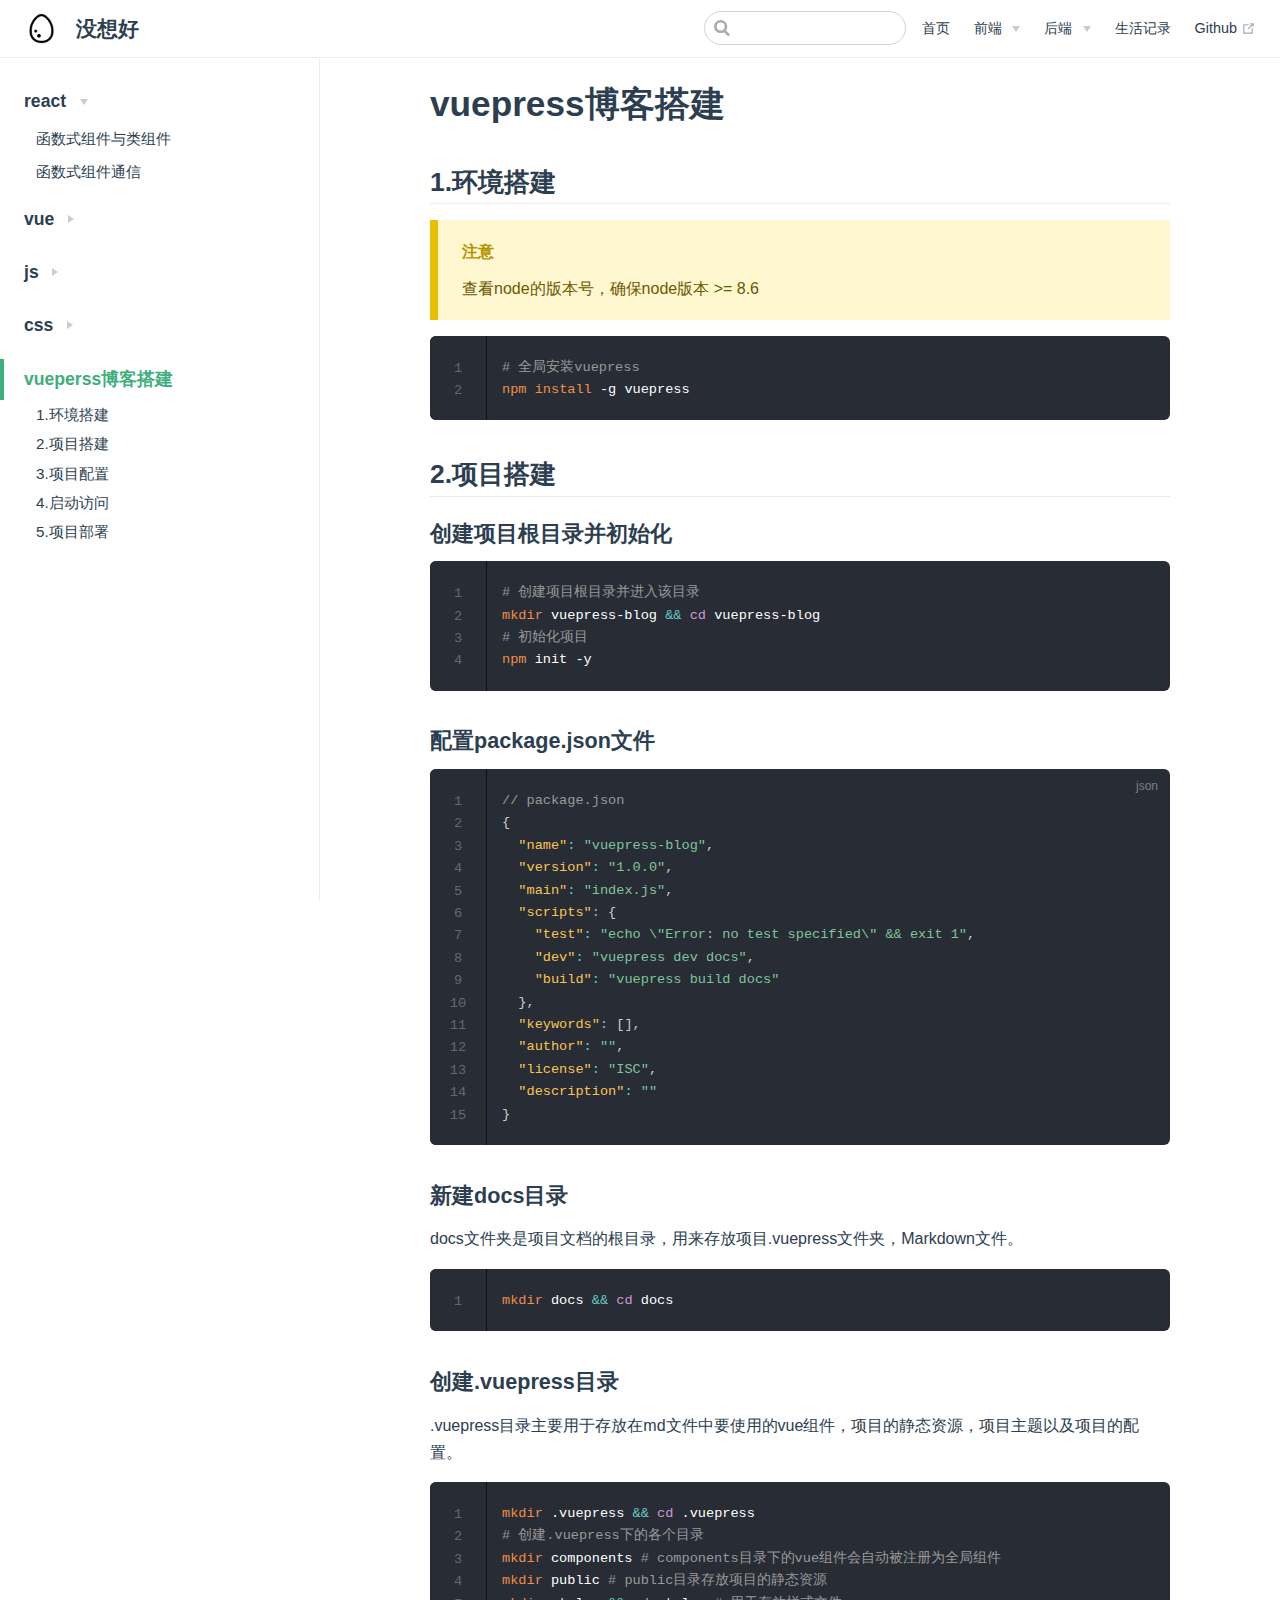
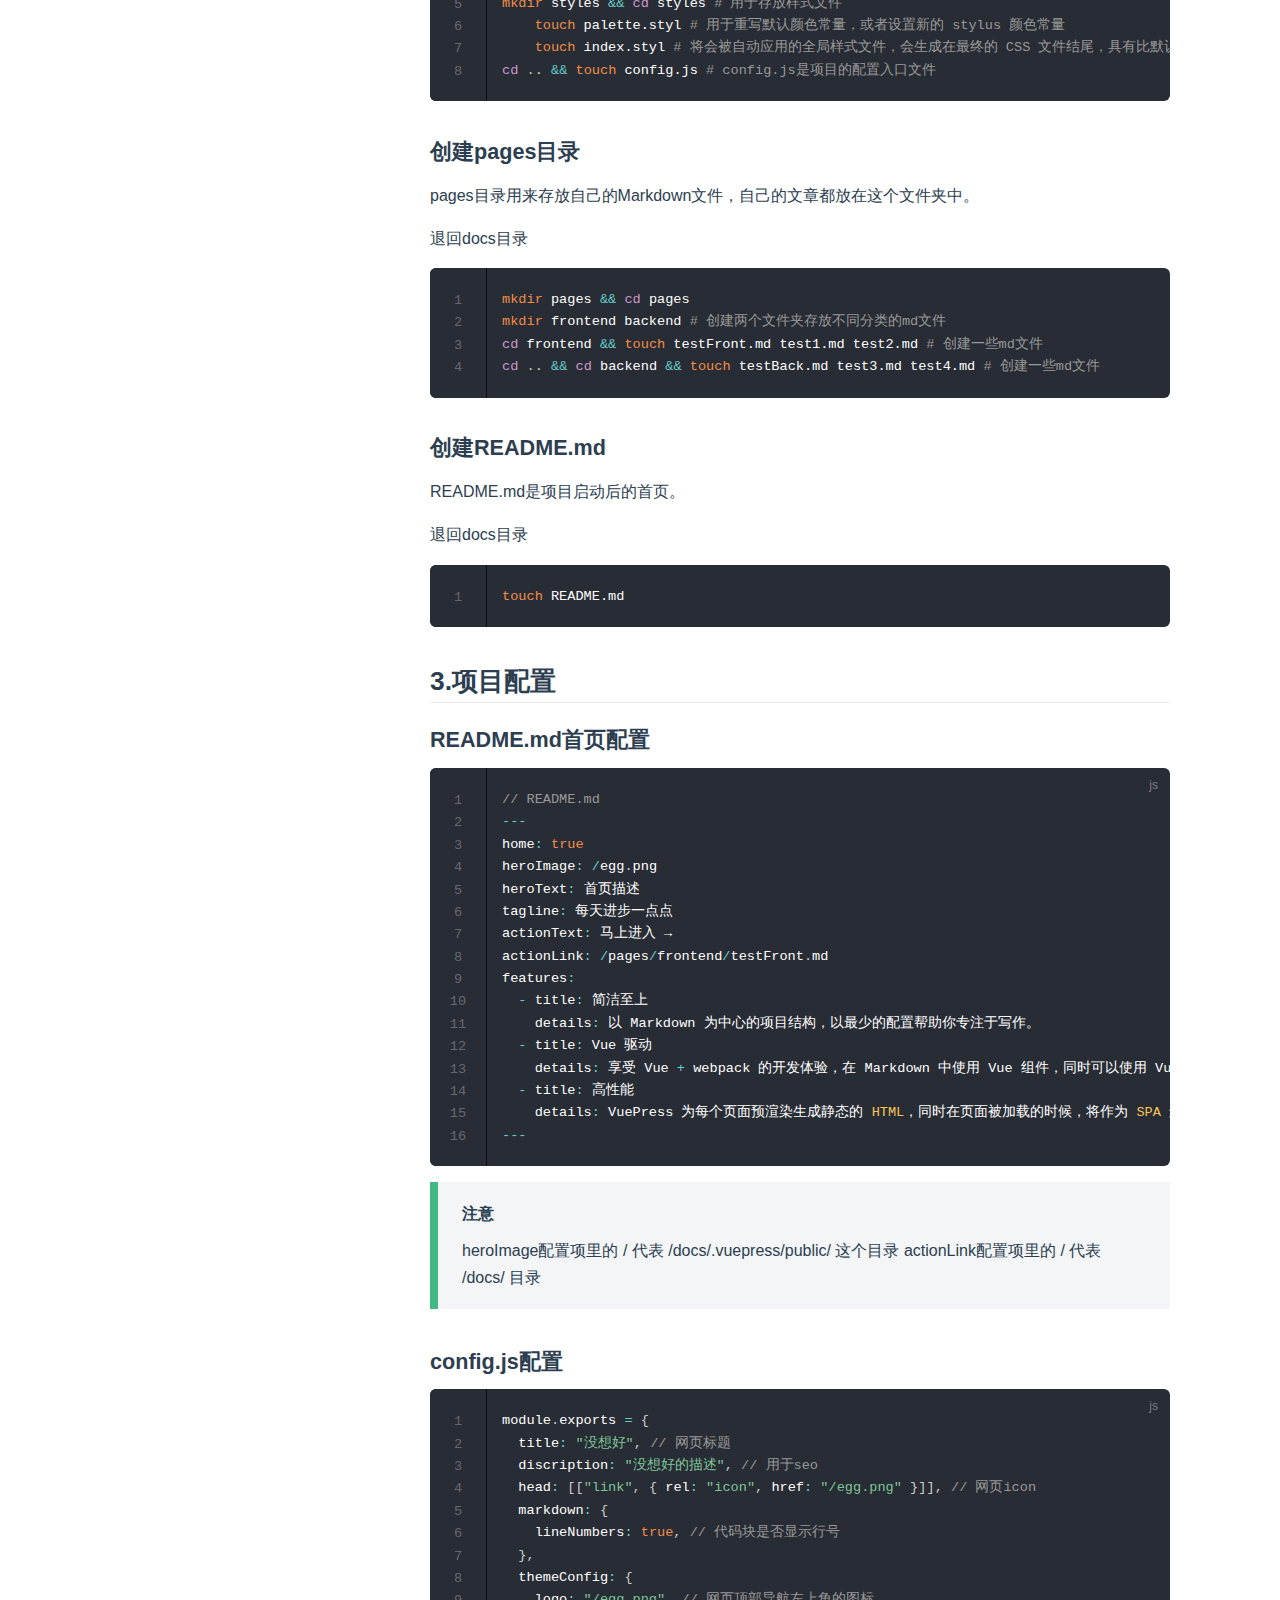
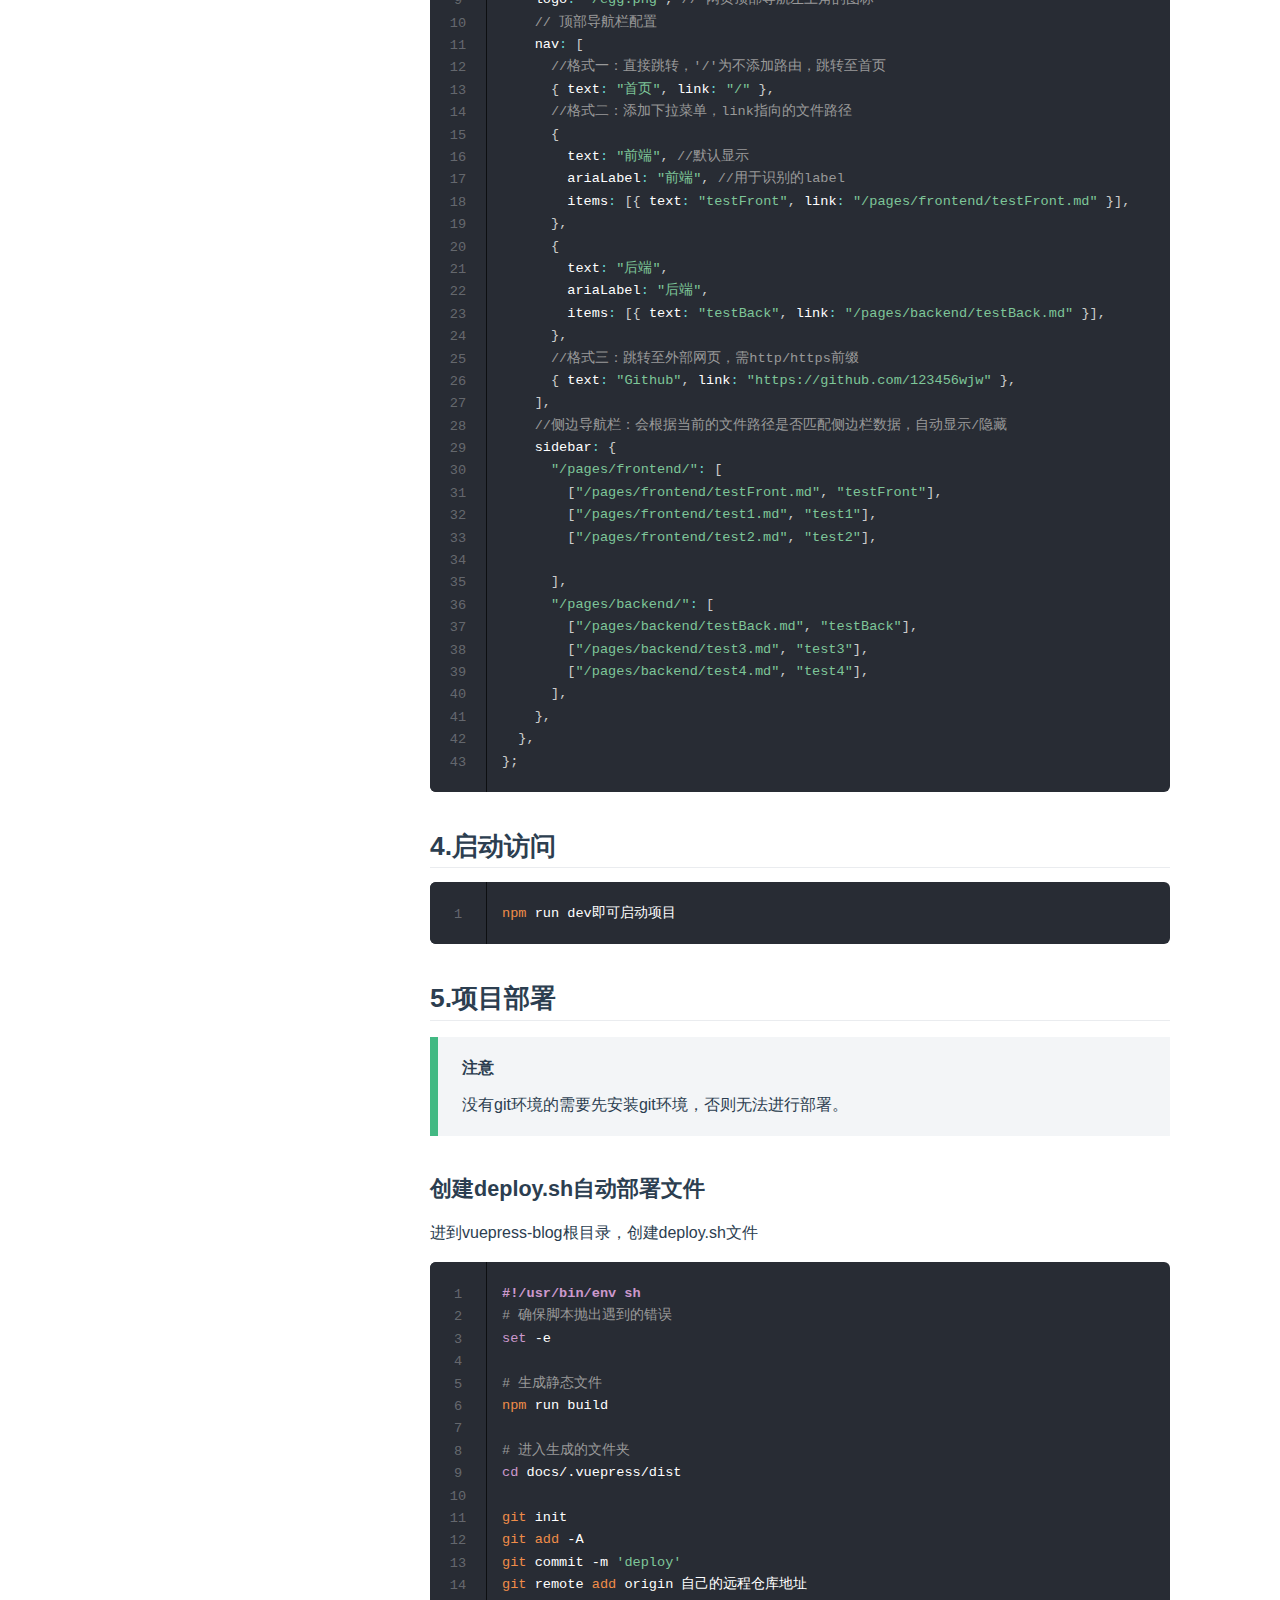
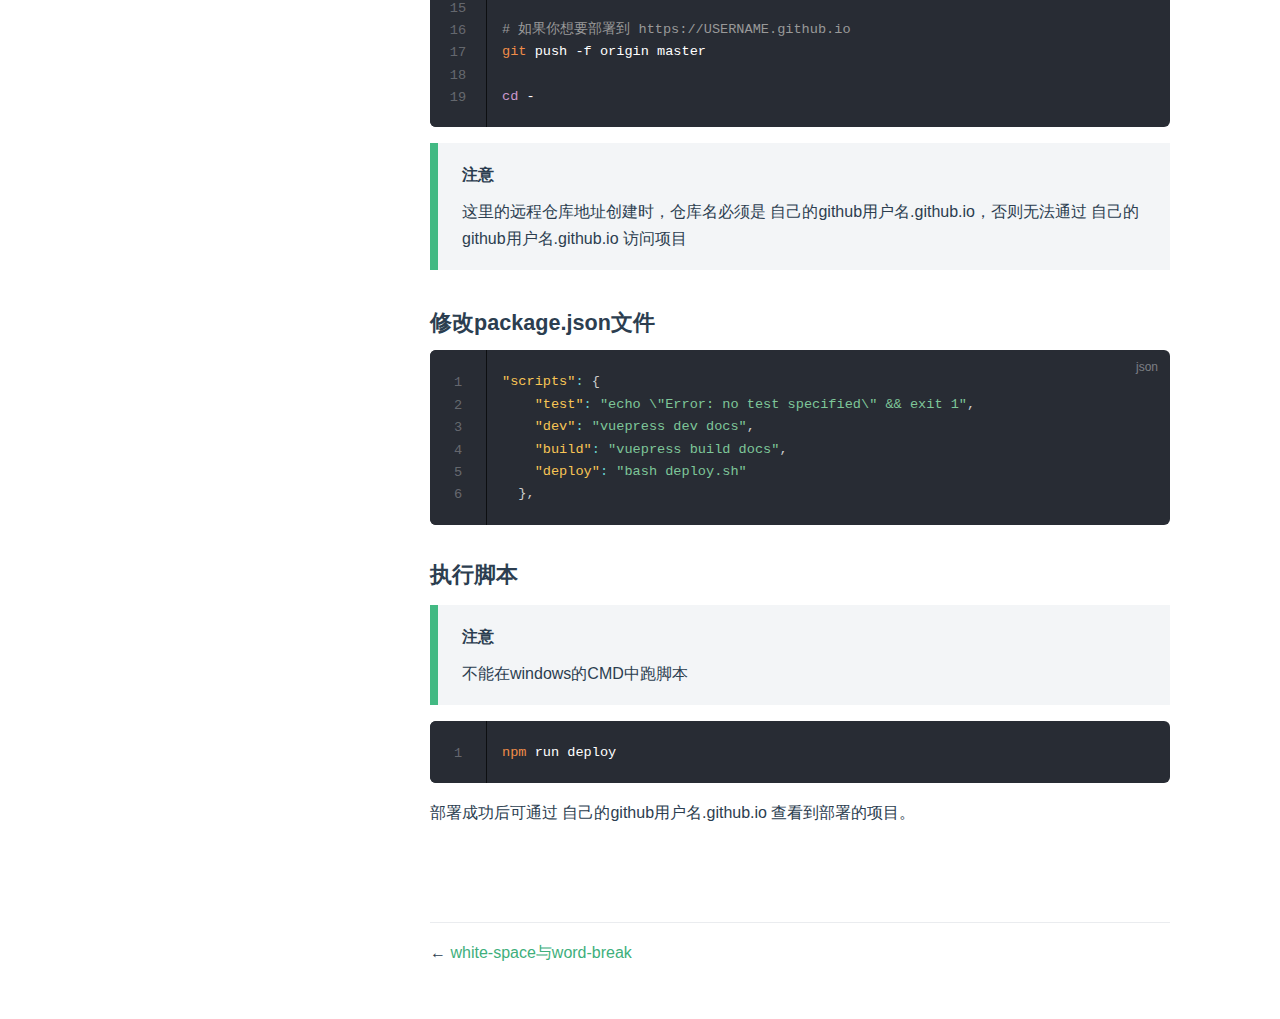
<file: pages/frontend/vuepress/vuepress.html>
<!DOCTYPE html>
<html lang="en-US">
  <head>
    <meta charset="utf-8">
    <meta name="viewport" content="width=device-width,initial-scale=1">
    <title>没想好</title>
    <meta name="generator" content="VuePress 1.8.0">
    <link rel="icon" href="/egg.png">
    <meta name="description" content="">
    
    <link rel="preload" href="/assets/css/0.styles.efec8a6d.css" as="style"><link rel="preload" href="/assets/js/app.824c4530.js" as="script"><link rel="preload" href="/assets/js/2.043a423b.js" as="script"><link rel="preload" href="/assets/js/16.a6738b34.js" as="script"><link rel="prefetch" href="/assets/js/10.9999ba99.js"><link rel="prefetch" href="/assets/js/11.cf4c37ac.js"><link rel="prefetch" href="/assets/js/12.a2f0bc1c.js"><link rel="prefetch" href="/assets/js/13.0a766736.js"><link rel="prefetch" href="/assets/js/14.edf7d5e1.js"><link rel="prefetch" href="/assets/js/15.5fa85732.js"><link rel="prefetch" href="/assets/js/17.81f5c19d.js"><link rel="prefetch" href="/assets/js/3.d9bc2229.js"><link rel="prefetch" href="/assets/js/4.db16b84d.js"><link rel="prefetch" href="/assets/js/5.ce22f85c.js"><link rel="prefetch" href="/assets/js/6.078ab10c.js"><link rel="prefetch" href="/assets/js/7.c5848028.js"><link rel="prefetch" href="/assets/js/8.7273b2bd.js"><link rel="prefetch" href="/assets/js/9.5b8597d9.js">
    <link rel="stylesheet" href="/assets/css/0.styles.efec8a6d.css">
  </head>
  <body>
    <div id="app" data-server-rendered="true"><div class="theme-container"><header class="navbar"><div class="sidebar-button"><svg xmlns="http://www.w3.org/2000/svg" aria-hidden="true" role="img" viewBox="0 0 448 512" class="icon"><path fill="currentColor" d="M436 124H12c-6.627 0-12-5.373-12-12V80c0-6.627 5.373-12 12-12h424c6.627 0 12 5.373 12 12v32c0 6.627-5.373 12-12 12zm0 160H12c-6.627 0-12-5.373-12-12v-32c0-6.627 5.373-12 12-12h424c6.627 0 12 5.373 12 12v32c0 6.627-5.373 12-12 12zm0 160H12c-6.627 0-12-5.373-12-12v-32c0-6.627 5.373-12 12-12h424c6.627 0 12 5.373 12 12v32c0 6.627-5.373 12-12 12z"></path></svg></div> <a href="/" class="home-link router-link-active"><img src="/egg.png" alt="没想好" class="logo"> <span class="site-name can-hide">没想好</span></a> <div class="links"><div class="search-box"><input aria-label="Search" autocomplete="off" spellcheck="false" value=""> <!----></div> <nav class="nav-links can-hide"><div class="nav-item"><a href="/" class="nav-link">
  首页
</a></div><div class="nav-item"><div class="dropdown-wrapper"><button type="button" aria-label="前端" class="dropdown-title"><span class="title">前端</span> <span class="arrow down"></span></button> <button type="button" aria-label="前端" class="mobile-dropdown-title"><span class="title">前端</span> <span class="arrow right"></span></button> <ul class="nav-dropdown" style="display:none;"><li class="dropdown-item"><!----> <a href="/pages/frontend/react/classAndFunction.html" class="nav-link">
  react
</a></li><li class="dropdown-item"><!----> <a href="/pages/frontend/vue/vue2.html" class="nav-link">
  vue
</a></li><li class="dropdown-item"><!----> <a href="/pages/frontend/js/replace.html" class="nav-link">
  js
</a></li><li class="dropdown-item"><!----> <a href="/pages/frontend/css/white-spaceAndword-break.html" class="nav-link">
  css
</a></li><li class="dropdown-item"><!----> <a href="/pages/frontend/vuepress/vuepress.html" aria-current="page" class="nav-link router-link-exact-active router-link-active">
  vuepress
</a></li></ul></div></div><div class="nav-item"><div class="dropdown-wrapper"><button type="button" aria-label="后端" class="dropdown-title"><span class="title">后端</span> <span class="arrow down"></span></button> <button type="button" aria-label="后端" class="mobile-dropdown-title"><span class="title">后端</span> <span class="arrow right"></span></button> <ul class="nav-dropdown" style="display:none;"><li class="dropdown-item"><!----> <a href="/pages/backend/nodejs/test.html" class="nav-link">
  nodejs
</a></li></ul></div></div><div class="nav-item"><a href="/pages/life/test.html" class="nav-link">
  生活记录
</a></div><div class="nav-item"><a href="https://github.com/123456wjw" target="_blank" rel="noopener noreferrer" class="nav-link external">
  Github
  <span><svg xmlns="http://www.w3.org/2000/svg" aria-hidden="true" focusable="false" x="0px" y="0px" viewBox="0 0 100 100" width="15" height="15" class="icon outbound"><path fill="currentColor" d="M18.8,85.1h56l0,0c2.2,0,4-1.8,4-4v-32h-8v28h-48v-48h28v-8h-32l0,0c-2.2,0-4,1.8-4,4v56C14.8,83.3,16.6,85.1,18.8,85.1z"></path> <polygon fill="currentColor" points="45.7,48.7 51.3,54.3 77.2,28.5 77.2,37.2 85.2,37.2 85.2,14.9 62.8,14.9 62.8,22.9 71.5,22.9"></polygon></svg> <span class="sr-only">(opens new window)</span></span></a></div> <!----></nav></div></header> <div class="sidebar-mask"></div> <aside class="sidebar"><nav class="nav-links"><div class="nav-item"><a href="/" class="nav-link">
  首页
</a></div><div class="nav-item"><div class="dropdown-wrapper"><button type="button" aria-label="前端" class="dropdown-title"><span class="title">前端</span> <span class="arrow down"></span></button> <button type="button" aria-label="前端" class="mobile-dropdown-title"><span class="title">前端</span> <span class="arrow right"></span></button> <ul class="nav-dropdown" style="display:none;"><li class="dropdown-item"><!----> <a href="/pages/frontend/react/classAndFunction.html" class="nav-link">
  react
</a></li><li class="dropdown-item"><!----> <a href="/pages/frontend/vue/vue2.html" class="nav-link">
  vue
</a></li><li class="dropdown-item"><!----> <a href="/pages/frontend/js/replace.html" class="nav-link">
  js
</a></li><li class="dropdown-item"><!----> <a href="/pages/frontend/css/white-spaceAndword-break.html" class="nav-link">
  css
</a></li><li class="dropdown-item"><!----> <a href="/pages/frontend/vuepress/vuepress.html" aria-current="page" class="nav-link router-link-exact-active router-link-active">
  vuepress
</a></li></ul></div></div><div class="nav-item"><div class="dropdown-wrapper"><button type="button" aria-label="后端" class="dropdown-title"><span class="title">后端</span> <span class="arrow down"></span></button> <button type="button" aria-label="后端" class="mobile-dropdown-title"><span class="title">后端</span> <span class="arrow right"></span></button> <ul class="nav-dropdown" style="display:none;"><li class="dropdown-item"><!----> <a href="/pages/backend/nodejs/test.html" class="nav-link">
  nodejs
</a></li></ul></div></div><div class="nav-item"><a href="/pages/life/test.html" class="nav-link">
  生活记录
</a></div><div class="nav-item"><a href="https://github.com/123456wjw" target="_blank" rel="noopener noreferrer" class="nav-link external">
  Github
  <span><svg xmlns="http://www.w3.org/2000/svg" aria-hidden="true" focusable="false" x="0px" y="0px" viewBox="0 0 100 100" width="15" height="15" class="icon outbound"><path fill="currentColor" d="M18.8,85.1h56l0,0c2.2,0,4-1.8,4-4v-32h-8v28h-48v-48h28v-8h-32l0,0c-2.2,0-4,1.8-4,4v56C14.8,83.3,16.6,85.1,18.8,85.1z"></path> <polygon fill="currentColor" points="45.7,48.7 51.3,54.3 77.2,28.5 77.2,37.2 85.2,37.2 85.2,14.9 62.8,14.9 62.8,22.9 71.5,22.9"></polygon></svg> <span class="sr-only">(opens new window)</span></span></a></div> <!----></nav>  <ul class="sidebar-links"><li><section class="sidebar-group collapsable depth-0"><p class="sidebar-heading open"><span>react</span> <span class="arrow down"></span></p> <ul class="sidebar-links sidebar-group-items"><li><a href="/pages/frontend/react/classAndFunction.html" class="sidebar-link">函数式组件与类组件</a></li><li><a href="/pages/frontend/react/zujiantongxin.html" class="sidebar-link">函数式组件通信</a></li></ul></section></li><li><section class="sidebar-group collapsable depth-0"><p class="sidebar-heading"><span>vue</span> <span class="arrow right"></span></p> <!----></section></li><li><section class="sidebar-group collapsable depth-0"><p class="sidebar-heading"><span>js</span> <span class="arrow right"></span></p> <!----></section></li><li><section class="sidebar-group collapsable depth-0"><p class="sidebar-heading"><span>css</span> <span class="arrow right"></span></p> <!----></section></li><li><a href="/pages/frontend/vuepress/vuepress.html" aria-current="page" class="active sidebar-link">vueperss博客搭建</a><ul class="sidebar-sub-headers"><li class="sidebar-sub-header"><a href="/pages/frontend/vuepress/vuepress.html#_1-环境搭建" class="sidebar-link">1.环境搭建</a></li><li class="sidebar-sub-header"><a href="/pages/frontend/vuepress/vuepress.html#_2-项目搭建" class="sidebar-link">2.项目搭建</a></li><li class="sidebar-sub-header"><a href="/pages/frontend/vuepress/vuepress.html#_3-项目配置" class="sidebar-link">3.项目配置</a></li><li class="sidebar-sub-header"><a href="/pages/frontend/vuepress/vuepress.html#_4-启动访问" class="sidebar-link">4.启动访问</a></li><li class="sidebar-sub-header"><a href="/pages/frontend/vuepress/vuepress.html#_5-项目部署" class="sidebar-link">5.项目部署</a></li></ul></li></ul> </aside> <main class="page"> <div class="theme-default-content content__default"><h1 id="vuepress博客搭建"><a href="#vuepress博客搭建" class="header-anchor">#</a> vuepress博客搭建</h1> <h2 id="_1-环境搭建"><a href="#_1-环境搭建" class="header-anchor">#</a> 1.环境搭建</h2> <div class="custom-block warning"><p class="custom-block-title">注意</p> <p>查看node的版本号，确保node版本 &gt;= 8.6</p></div> <div class="language-shell line-numbers-mode"><pre class="language-shell"><code><span class="token comment"># 全局安装vuepress</span>
<span class="token function">npm</span> <span class="token function">install</span> -g vuepress
</code></pre> <div class="line-numbers-wrapper"><span class="line-number">1</span><br><span class="line-number">2</span><br></div></div><h2 id="_2-项目搭建"><a href="#_2-项目搭建" class="header-anchor">#</a> 2.项目搭建</h2> <h3 id="创建项目根目录并初始化"><a href="#创建项目根目录并初始化" class="header-anchor">#</a> 创建项目根目录并初始化</h3> <div class="language-shell line-numbers-mode"><pre class="language-shell"><code><span class="token comment"># 创建项目根目录并进入该目录</span>
<span class="token function">mkdir</span> vuepress-blog <span class="token operator">&amp;&amp;</span> <span class="token builtin class-name">cd</span> vuepress-blog
<span class="token comment"># 初始化项目</span>
<span class="token function">npm</span> init -y
</code></pre> <div class="line-numbers-wrapper"><span class="line-number">1</span><br><span class="line-number">2</span><br><span class="line-number">3</span><br><span class="line-number">4</span><br></div></div><h3 id="配置package-json文件"><a href="#配置package-json文件" class="header-anchor">#</a> 配置package.json文件</h3> <div class="language-json line-numbers-mode"><pre class="language-json"><code><span class="token comment">// package.json</span>
<span class="token punctuation">{</span>
  <span class="token property">&quot;name&quot;</span><span class="token operator">:</span> <span class="token string">&quot;vuepress-blog&quot;</span><span class="token punctuation">,</span>
  <span class="token property">&quot;version&quot;</span><span class="token operator">:</span> <span class="token string">&quot;1.0.0&quot;</span><span class="token punctuation">,</span>
  <span class="token property">&quot;main&quot;</span><span class="token operator">:</span> <span class="token string">&quot;index.js&quot;</span><span class="token punctuation">,</span>
  <span class="token property">&quot;scripts&quot;</span><span class="token operator">:</span> <span class="token punctuation">{</span>
    <span class="token property">&quot;test&quot;</span><span class="token operator">:</span> <span class="token string">&quot;echo \&quot;Error: no test specified\&quot; &amp;&amp; exit 1&quot;</span><span class="token punctuation">,</span>
    <span class="token property">&quot;dev&quot;</span><span class="token operator">:</span> <span class="token string">&quot;vuepress dev docs&quot;</span><span class="token punctuation">,</span>
    <span class="token property">&quot;build&quot;</span><span class="token operator">:</span> <span class="token string">&quot;vuepress build docs&quot;</span>
  <span class="token punctuation">}</span><span class="token punctuation">,</span>
  <span class="token property">&quot;keywords&quot;</span><span class="token operator">:</span> <span class="token punctuation">[</span><span class="token punctuation">]</span><span class="token punctuation">,</span>
  <span class="token property">&quot;author&quot;</span><span class="token operator">:</span> <span class="token string">&quot;&quot;</span><span class="token punctuation">,</span>
  <span class="token property">&quot;license&quot;</span><span class="token operator">:</span> <span class="token string">&quot;ISC&quot;</span><span class="token punctuation">,</span>
  <span class="token property">&quot;description&quot;</span><span class="token operator">:</span> <span class="token string">&quot;&quot;</span>
<span class="token punctuation">}</span>
</code></pre> <div class="line-numbers-wrapper"><span class="line-number">1</span><br><span class="line-number">2</span><br><span class="line-number">3</span><br><span class="line-number">4</span><br><span class="line-number">5</span><br><span class="line-number">6</span><br><span class="line-number">7</span><br><span class="line-number">8</span><br><span class="line-number">9</span><br><span class="line-number">10</span><br><span class="line-number">11</span><br><span class="line-number">12</span><br><span class="line-number">13</span><br><span class="line-number">14</span><br><span class="line-number">15</span><br></div></div><h3 id="新建docs目录"><a href="#新建docs目录" class="header-anchor">#</a> 新建docs目录</h3> <p>docs文件夹是项目文档的根目录，用来存放项目.vuepress文件夹，Markdown文件。</p> <div class="language-shell line-numbers-mode"><pre class="language-shell"><code><span class="token function">mkdir</span> docs <span class="token operator">&amp;&amp;</span> <span class="token builtin class-name">cd</span> docs
</code></pre> <div class="line-numbers-wrapper"><span class="line-number">1</span><br></div></div><h3 id="创建-vuepress目录"><a href="#创建-vuepress目录" class="header-anchor">#</a> 创建.vuepress目录</h3> <p>.vuepress目录主要用于存放在md文件中要使用的vue组件，项目的静态资源，项目主题以及项目的配置。</p> <div class="language-shell line-numbers-mode"><pre class="language-shell"><code><span class="token function">mkdir</span> .vuepress <span class="token operator">&amp;&amp;</span> <span class="token builtin class-name">cd</span> .vuepress
<span class="token comment"># 创建.vuepress下的各个目录</span>
<span class="token function">mkdir</span> components <span class="token comment"># components目录下的vue组件会自动被注册为全局组件</span>
<span class="token function">mkdir</span> public <span class="token comment"># public目录存放项目的静态资源</span>
<span class="token function">mkdir</span> styles <span class="token operator">&amp;&amp;</span> <span class="token builtin class-name">cd</span> styles <span class="token comment"># 用于存放样式文件</span>
    <span class="token function">touch</span> palette.styl <span class="token comment"># 用于重写默认颜色常量，或者设置新的 stylus 颜色常量</span>
    <span class="token function">touch</span> index.styl <span class="token comment"># 将会被自动应用的全局样式文件，会生成在最终的 CSS 文件结尾，具有比默认样式更高的优先级</span>
<span class="token builtin class-name">cd</span> <span class="token punctuation">..</span> <span class="token operator">&amp;&amp;</span> <span class="token function">touch</span> config.js <span class="token comment"># config.js是项目的配置入口文件</span>
</code></pre> <div class="line-numbers-wrapper"><span class="line-number">1</span><br><span class="line-number">2</span><br><span class="line-number">3</span><br><span class="line-number">4</span><br><span class="line-number">5</span><br><span class="line-number">6</span><br><span class="line-number">7</span><br><span class="line-number">8</span><br></div></div><h3 id="创建pages目录"><a href="#创建pages目录" class="header-anchor">#</a> 创建pages目录</h3> <p>pages目录用来存放自己的Markdown文件，自己的文章都放在这个文件夹中。</p> <p>退回docs目录</p> <div class="language-shell line-numbers-mode"><pre class="language-shell"><code><span class="token function">mkdir</span> pages <span class="token operator">&amp;&amp;</span> <span class="token builtin class-name">cd</span> pages
<span class="token function">mkdir</span> frontend backend <span class="token comment"># 创建两个文件夹存放不同分类的md文件</span>
<span class="token builtin class-name">cd</span> frontend <span class="token operator">&amp;&amp;</span> <span class="token function">touch</span> testFront.md test1.md test2.md <span class="token comment"># 创建一些md文件</span>
<span class="token builtin class-name">cd</span> <span class="token punctuation">..</span> <span class="token operator">&amp;&amp;</span> <span class="token builtin class-name">cd</span> backend <span class="token operator">&amp;&amp;</span> <span class="token function">touch</span> testBack.md test3.md test4.md <span class="token comment"># 创建一些md文件</span>
</code></pre> <div class="line-numbers-wrapper"><span class="line-number">1</span><br><span class="line-number">2</span><br><span class="line-number">3</span><br><span class="line-number">4</span><br></div></div><h3 id="创建readme-md"><a href="#创建readme-md" class="header-anchor">#</a> 创建README.md</h3> <p>README.md是项目启动后的首页。</p> <p>退回docs目录</p> <div class="language-shell line-numbers-mode"><pre class="language-shell"><code><span class="token function">touch</span> README.md
</code></pre> <div class="line-numbers-wrapper"><span class="line-number">1</span><br></div></div><h2 id="_3-项目配置"><a href="#_3-项目配置" class="header-anchor">#</a> 3.项目配置</h2> <h3 id="readme-md首页配置"><a href="#readme-md首页配置" class="header-anchor">#</a> README.md首页配置</h3> <div class="language-js line-numbers-mode"><pre class="language-js"><code><span class="token comment">// README.md</span>
<span class="token operator">--</span><span class="token operator">-</span>
home<span class="token operator">:</span> <span class="token boolean">true</span>
heroImage<span class="token operator">:</span> <span class="token operator">/</span>egg<span class="token punctuation">.</span>png 
heroText<span class="token operator">:</span> 首页描述 
tagline<span class="token operator">:</span> 每天进步一点点
actionText<span class="token operator">:</span> 马上进入 →
actionLink<span class="token operator">:</span> <span class="token operator">/</span>pages<span class="token operator">/</span>frontend<span class="token operator">/</span>testFront<span class="token punctuation">.</span>md 
features<span class="token operator">:</span>
  <span class="token operator">-</span> title<span class="token operator">:</span> 简洁至上
    details<span class="token operator">:</span> 以 Markdown 为中心的项目结构，以最少的配置帮助你专注于写作。
  <span class="token operator">-</span> title<span class="token operator">:</span> Vue 驱动
    details<span class="token operator">:</span> 享受 Vue <span class="token operator">+</span> webpack 的开发体验，在 Markdown 中使用 Vue 组件，同时可以使用 Vue 来开发自定义主题。
  <span class="token operator">-</span> title<span class="token operator">:</span> 高性能
    details<span class="token operator">:</span> VuePress 为每个页面预渲染生成静态的 <span class="token constant">HTML</span>，同时在页面被加载的时候，将作为 <span class="token constant">SPA</span> 运行。
<span class="token operator">--</span><span class="token operator">-</span>
</code></pre> <div class="line-numbers-wrapper"><span class="line-number">1</span><br><span class="line-number">2</span><br><span class="line-number">3</span><br><span class="line-number">4</span><br><span class="line-number">5</span><br><span class="line-number">6</span><br><span class="line-number">7</span><br><span class="line-number">8</span><br><span class="line-number">9</span><br><span class="line-number">10</span><br><span class="line-number">11</span><br><span class="line-number">12</span><br><span class="line-number">13</span><br><span class="line-number">14</span><br><span class="line-number">15</span><br><span class="line-number">16</span><br></div></div><div class="custom-block tip"><p class="custom-block-title">注意</p> <p>heroImage配置项里的 / 代表 /docs/.vuepress/public/ 这个目录
actionLink配置项里的 / 代表 /docs/ 目录</p></div> <h3 id="config-js配置"><a href="#config-js配置" class="header-anchor">#</a> config.js配置</h3> <div class="language-js line-numbers-mode"><pre class="language-js"><code>module<span class="token punctuation">.</span>exports <span class="token operator">=</span> <span class="token punctuation">{</span>
  title<span class="token operator">:</span> <span class="token string">&quot;没想好&quot;</span><span class="token punctuation">,</span> <span class="token comment">// 网页标题</span>
  discription<span class="token operator">:</span> <span class="token string">&quot;没想好的描述&quot;</span><span class="token punctuation">,</span> <span class="token comment">// 用于seo</span>
  head<span class="token operator">:</span> <span class="token punctuation">[</span><span class="token punctuation">[</span><span class="token string">&quot;link&quot;</span><span class="token punctuation">,</span> <span class="token punctuation">{</span> rel<span class="token operator">:</span> <span class="token string">&quot;icon&quot;</span><span class="token punctuation">,</span> href<span class="token operator">:</span> <span class="token string">&quot;/egg.png&quot;</span> <span class="token punctuation">}</span><span class="token punctuation">]</span><span class="token punctuation">]</span><span class="token punctuation">,</span> <span class="token comment">// 网页icon</span>
  markdown<span class="token operator">:</span> <span class="token punctuation">{</span>
    lineNumbers<span class="token operator">:</span> <span class="token boolean">true</span><span class="token punctuation">,</span> <span class="token comment">// 代码块是否显示行号</span>
  <span class="token punctuation">}</span><span class="token punctuation">,</span>
  themeConfig<span class="token operator">:</span> <span class="token punctuation">{</span>
    logo<span class="token operator">:</span> <span class="token string">&quot;/egg.png&quot;</span><span class="token punctuation">,</span> <span class="token comment">// 网页顶部导航左上角的图标</span>
    <span class="token comment">// 顶部导航栏配置</span>
    nav<span class="token operator">:</span> <span class="token punctuation">[</span>
      <span class="token comment">//格式一：直接跳转，'/'为不添加路由，跳转至首页</span>
      <span class="token punctuation">{</span> text<span class="token operator">:</span> <span class="token string">&quot;首页&quot;</span><span class="token punctuation">,</span> link<span class="token operator">:</span> <span class="token string">&quot;/&quot;</span> <span class="token punctuation">}</span><span class="token punctuation">,</span>
      <span class="token comment">//格式二：添加下拉菜单，link指向的文件路径</span>
      <span class="token punctuation">{</span>
        text<span class="token operator">:</span> <span class="token string">&quot;前端&quot;</span><span class="token punctuation">,</span> <span class="token comment">//默认显示</span>
        ariaLabel<span class="token operator">:</span> <span class="token string">&quot;前端&quot;</span><span class="token punctuation">,</span> <span class="token comment">//用于识别的label</span>
        items<span class="token operator">:</span> <span class="token punctuation">[</span><span class="token punctuation">{</span> text<span class="token operator">:</span> <span class="token string">&quot;testFront&quot;</span><span class="token punctuation">,</span> link<span class="token operator">:</span> <span class="token string">&quot;/pages/frontend/testFront.md&quot;</span> <span class="token punctuation">}</span><span class="token punctuation">]</span><span class="token punctuation">,</span>
      <span class="token punctuation">}</span><span class="token punctuation">,</span>
      <span class="token punctuation">{</span>
        text<span class="token operator">:</span> <span class="token string">&quot;后端&quot;</span><span class="token punctuation">,</span>
        ariaLabel<span class="token operator">:</span> <span class="token string">&quot;后端&quot;</span><span class="token punctuation">,</span>
        items<span class="token operator">:</span> <span class="token punctuation">[</span><span class="token punctuation">{</span> text<span class="token operator">:</span> <span class="token string">&quot;testBack&quot;</span><span class="token punctuation">,</span> link<span class="token operator">:</span> <span class="token string">&quot;/pages/backend/testBack.md&quot;</span> <span class="token punctuation">}</span><span class="token punctuation">]</span><span class="token punctuation">,</span>
      <span class="token punctuation">}</span><span class="token punctuation">,</span>
      <span class="token comment">//格式三：跳转至外部网页，需http/https前缀</span>
      <span class="token punctuation">{</span> text<span class="token operator">:</span> <span class="token string">&quot;Github&quot;</span><span class="token punctuation">,</span> link<span class="token operator">:</span> <span class="token string">&quot;https://github.com/123456wjw&quot;</span> <span class="token punctuation">}</span><span class="token punctuation">,</span>
    <span class="token punctuation">]</span><span class="token punctuation">,</span>
    <span class="token comment">//侧边导航栏：会根据当前的文件路径是否匹配侧边栏数据，自动显示/隐藏</span>
    sidebar<span class="token operator">:</span> <span class="token punctuation">{</span>
      <span class="token string">&quot;/pages/frontend/&quot;</span><span class="token operator">:</span> <span class="token punctuation">[</span>
        <span class="token punctuation">[</span><span class="token string">&quot;/pages/frontend/testFront.md&quot;</span><span class="token punctuation">,</span> <span class="token string">&quot;testFront&quot;</span><span class="token punctuation">]</span><span class="token punctuation">,</span>
        <span class="token punctuation">[</span><span class="token string">&quot;/pages/frontend/test1.md&quot;</span><span class="token punctuation">,</span> <span class="token string">&quot;test1&quot;</span><span class="token punctuation">]</span><span class="token punctuation">,</span>
        <span class="token punctuation">[</span><span class="token string">&quot;/pages/frontend/test2.md&quot;</span><span class="token punctuation">,</span> <span class="token string">&quot;test2&quot;</span><span class="token punctuation">]</span><span class="token punctuation">,</span>

      <span class="token punctuation">]</span><span class="token punctuation">,</span>
      <span class="token string">&quot;/pages/backend/&quot;</span><span class="token operator">:</span> <span class="token punctuation">[</span>
        <span class="token punctuation">[</span><span class="token string">&quot;/pages/backend/testBack.md&quot;</span><span class="token punctuation">,</span> <span class="token string">&quot;testBack&quot;</span><span class="token punctuation">]</span><span class="token punctuation">,</span>
        <span class="token punctuation">[</span><span class="token string">&quot;/pages/backend/test3.md&quot;</span><span class="token punctuation">,</span> <span class="token string">&quot;test3&quot;</span><span class="token punctuation">]</span><span class="token punctuation">,</span>
        <span class="token punctuation">[</span><span class="token string">&quot;/pages/backend/test4.md&quot;</span><span class="token punctuation">,</span> <span class="token string">&quot;test4&quot;</span><span class="token punctuation">]</span><span class="token punctuation">,</span>
      <span class="token punctuation">]</span><span class="token punctuation">,</span>
    <span class="token punctuation">}</span><span class="token punctuation">,</span>
  <span class="token punctuation">}</span><span class="token punctuation">,</span>
<span class="token punctuation">}</span><span class="token punctuation">;</span>
</code></pre> <div class="line-numbers-wrapper"><span class="line-number">1</span><br><span class="line-number">2</span><br><span class="line-number">3</span><br><span class="line-number">4</span><br><span class="line-number">5</span><br><span class="line-number">6</span><br><span class="line-number">7</span><br><span class="line-number">8</span><br><span class="line-number">9</span><br><span class="line-number">10</span><br><span class="line-number">11</span><br><span class="line-number">12</span><br><span class="line-number">13</span><br><span class="line-number">14</span><br><span class="line-number">15</span><br><span class="line-number">16</span><br><span class="line-number">17</span><br><span class="line-number">18</span><br><span class="line-number">19</span><br><span class="line-number">20</span><br><span class="line-number">21</span><br><span class="line-number">22</span><br><span class="line-number">23</span><br><span class="line-number">24</span><br><span class="line-number">25</span><br><span class="line-number">26</span><br><span class="line-number">27</span><br><span class="line-number">28</span><br><span class="line-number">29</span><br><span class="line-number">30</span><br><span class="line-number">31</span><br><span class="line-number">32</span><br><span class="line-number">33</span><br><span class="line-number">34</span><br><span class="line-number">35</span><br><span class="line-number">36</span><br><span class="line-number">37</span><br><span class="line-number">38</span><br><span class="line-number">39</span><br><span class="line-number">40</span><br><span class="line-number">41</span><br><span class="line-number">42</span><br><span class="line-number">43</span><br></div></div><h2 id="_4-启动访问"><a href="#_4-启动访问" class="header-anchor">#</a> 4.启动访问</h2> <div class="language-shell line-numbers-mode"><pre class="language-shell"><code><span class="token function">npm</span> run dev即可启动项目
</code></pre> <div class="line-numbers-wrapper"><span class="line-number">1</span><br></div></div><h2 id="_5-项目部署"><a href="#_5-项目部署" class="header-anchor">#</a> 5.项目部署</h2> <div class="custom-block tip"><p class="custom-block-title">注意</p> <p>没有git环境的需要先安装git环境，否则无法进行部署。</p></div> <h3 id="创建deploy-sh自动部署文件"><a href="#创建deploy-sh自动部署文件" class="header-anchor">#</a> 创建deploy.sh自动部署文件</h3> <p>进到vuepress-blog根目录，创建deploy.sh文件</p> <div class="language-shell line-numbers-mode"><pre class="language-shell"><code><span class="token shebang important">#!/usr/bin/env sh</span>
<span class="token comment"># 确保脚本抛出遇到的错误</span>
<span class="token builtin class-name">set</span> -e

<span class="token comment"># 生成静态文件</span>
<span class="token function">npm</span> run build

<span class="token comment"># 进入生成的文件夹</span>
<span class="token builtin class-name">cd</span> docs/.vuepress/dist

<span class="token function">git</span> init
<span class="token function">git</span> <span class="token function">add</span> -A
<span class="token function">git</span> commit -m <span class="token string">'deploy'</span>
<span class="token function">git</span> remote <span class="token function">add</span> origin 自己的远程仓库地址

<span class="token comment"># 如果你想要部署到 https://USERNAME.github.io</span>
<span class="token function">git</span> push -f origin master

<span class="token builtin class-name">cd</span> -
</code></pre> <div class="line-numbers-wrapper"><span class="line-number">1</span><br><span class="line-number">2</span><br><span class="line-number">3</span><br><span class="line-number">4</span><br><span class="line-number">5</span><br><span class="line-number">6</span><br><span class="line-number">7</span><br><span class="line-number">8</span><br><span class="line-number">9</span><br><span class="line-number">10</span><br><span class="line-number">11</span><br><span class="line-number">12</span><br><span class="line-number">13</span><br><span class="line-number">14</span><br><span class="line-number">15</span><br><span class="line-number">16</span><br><span class="line-number">17</span><br><span class="line-number">18</span><br><span class="line-number">19</span><br></div></div><div class="custom-block tip"><p class="custom-block-title">注意</p> <p>这里的远程仓库地址创建时，仓库名必须是 自己的github用户名.github.io，否则无法通过 自己的github用户名.github.io 访问项目</p></div> <h3 id="修改package-json文件"><a href="#修改package-json文件" class="header-anchor">#</a> 修改package.json文件</h3> <div class="language-json line-numbers-mode"><pre class="language-json"><code><span class="token property">&quot;scripts&quot;</span><span class="token operator">:</span> <span class="token punctuation">{</span>
    <span class="token property">&quot;test&quot;</span><span class="token operator">:</span> <span class="token string">&quot;echo \&quot;Error: no test specified\&quot; &amp;&amp; exit 1&quot;</span><span class="token punctuation">,</span>
    <span class="token property">&quot;dev&quot;</span><span class="token operator">:</span> <span class="token string">&quot;vuepress dev docs&quot;</span><span class="token punctuation">,</span>
    <span class="token property">&quot;build&quot;</span><span class="token operator">:</span> <span class="token string">&quot;vuepress build docs&quot;</span><span class="token punctuation">,</span>
    <span class="token property">&quot;deploy&quot;</span><span class="token operator">:</span> <span class="token string">&quot;bash deploy.sh&quot;</span>
  <span class="token punctuation">}</span><span class="token punctuation">,</span>
</code></pre> <div class="line-numbers-wrapper"><span class="line-number">1</span><br><span class="line-number">2</span><br><span class="line-number">3</span><br><span class="line-number">4</span><br><span class="line-number">5</span><br><span class="line-number">6</span><br></div></div><h3 id="执行脚本"><a href="#执行脚本" class="header-anchor">#</a> 执行脚本</h3> <div class="custom-block tip"><p class="custom-block-title">注意</p> <p>不能在windows的CMD中跑脚本</p></div> <div class="language-shell line-numbers-mode"><pre class="language-shell"><code><span class="token function">npm</span> run deploy
</code></pre> <div class="line-numbers-wrapper"><span class="line-number">1</span><br></div></div><p>部署成功后可通过 自己的github用户名.github.io 查看到部署的项目。</p></div> <footer class="page-edit"><!----> <!----></footer> <div class="page-nav"><p class="inner"><span class="prev">
      ←
      <a href="/pages/frontend/css/white-spaceAndword-break.html" class="prev">
        white-space与word-break
      </a></span> <!----></p></div> </main></div><div class="global-ui"></div></div>
    <script src="/assets/js/app.824c4530.js" defer></script><script src="/assets/js/2.043a423b.js" defer></script><script src="/assets/js/16.a6738b34.js" defer></script>
  </body>
</html>
</file>
<file: assets/css/0.styles.efec8a6d.css>
code[class*=language-],pre[class*=language-]{color:#ccc;background:none;font-family:Consolas,Monaco,Andale Mono,Ubuntu Mono,monospace;font-size:1em;text-align:left;white-space:pre;word-spacing:normal;word-break:normal;word-wrap:normal;line-height:1.5;-moz-tab-size:4;-o-tab-size:4;tab-size:4;-webkit-hyphens:none;-ms-hyphens:none;hyphens:none}pre[class*=language-]{padding:1em;margin:.5em 0;overflow:auto}:not(pre)>code[class*=language-],pre[class*=language-]{background:#2d2d2d}:not(pre)>code[class*=language-]{padding:.1em;border-radius:.3em;white-space:normal}.token.block-comment,.token.cdata,.token.comment,.token.doctype,.token.prolog{color:#999}.token.punctuation{color:#ccc}.token.attr-name,.token.deleted,.token.namespace,.token.tag{color:#e2777a}.token.function-name{color:#6196cc}.token.boolean,.token.function,.token.number{color:#f08d49}.token.class-name,.token.constant,.token.property,.token.symbol{color:#f8c555}.token.atrule,.token.builtin,.token.important,.token.keyword,.token.selector{color:#cc99cd}.token.attr-value,.token.char,.token.regex,.token.string,.token.variable{color:#7ec699}.token.entity,.token.operator,.token.url{color:#67cdcc}.token.bold,.token.important{font-weight:700}.token.italic{font-style:italic}.token.entity{cursor:help}.token.inserted{color:green}.theme-default-content code{color:#476582;padding:.25rem .5rem;margin:0;font-size:.85em;background-color:rgba(27,31,35,.05);border-radius:3px}.theme-default-content code .token.deleted{color:#ec5975}.theme-default-content code .token.inserted{color:#3eaf7c}.theme-default-content pre,.theme-default-content pre[class*=language-]{line-height:1.4;padding:1.25rem 1.5rem;margin:.85rem 0;background-color:#282c34;border-radius:6px;overflow:auto}.theme-default-content pre[class*=language-] code,.theme-default-content pre code{color:#fff;padding:0;background-color:transparent;border-radius:0}div[class*=language-]{position:relative;background-color:#282c34;border-radius:6px}div[class*=language-] .highlight-lines{-webkit-user-select:none;-ms-user-select:none;user-select:none;padding-top:1.3rem;position:absolute;top:0;left:0;width:100%;line-height:1.4}div[class*=language-] .highlight-lines .highlighted{background-color:rgba(0,0,0,.66)}div[class*=language-] pre,div[class*=language-] pre[class*=language-]{background:transparent;position:relative;z-index:1}div[class*=language-]:before{position:absolute;z-index:3;top:.8em;right:1em;font-size:.75rem;color:hsla(0,0%,100%,.4)}div[class*=language-]:not(.line-numbers-mode) .line-numbers-wrapper{display:none}div[class*=language-].line-numbers-mode .highlight-lines .highlighted{position:relative}div[class*=language-].line-numbers-mode .highlight-lines .highlighted:before{content:" ";position:absolute;z-index:3;left:0;top:0;display:block;width:3.5rem;height:100%;background-color:rgba(0,0,0,.66)}div[class*=language-].line-numbers-mode pre{padding-left:4.5rem;vertical-align:middle}div[class*=language-].line-numbers-mode .line-numbers-wrapper{position:absolute;top:0;width:3.5rem;text-align:center;color:hsla(0,0%,100%,.3);padding:1.25rem 0;line-height:1.4}div[class*=language-].line-numbers-mode .line-numbers-wrapper br{-webkit-user-select:none;-ms-user-select:none;user-select:none}div[class*=language-].line-numbers-mode .line-numbers-wrapper .line-number{position:relative;z-index:4;-webkit-user-select:none;-ms-user-select:none;user-select:none;font-size:.85em}div[class*=language-].line-numbers-mode:after{content:"";position:absolute;z-index:2;top:0;left:0;width:3.5rem;height:100%;border-radius:6px 0 0 6px;border-right:1px solid rgba(0,0,0,.66);background-color:#282c34}div[class~=language-js]:before{content:"js"}div[class~=language-ts]:before{content:"ts"}div[class~=language-html]:before{content:"html"}div[class~=language-md]:before{content:"md"}div[class~=language-vue]:before{content:"vue"}div[class~=language-css]:before{content:"css"}div[class~=language-sass]:before{content:"sass"}div[class~=language-scss]:before{content:"scss"}div[class~=language-less]:before{content:"less"}div[class~=language-stylus]:before{content:"stylus"}div[class~=language-go]:before{content:"go"}div[class~=language-java]:before{content:"java"}div[class~=language-c]:before{content:"c"}div[class~=language-sh]:before{content:"sh"}div[class~=language-yaml]:before{content:"yaml"}div[class~=language-py]:before{content:"py"}div[class~=language-docker]:before{content:"docker"}div[class~=language-dockerfile]:before{content:"dockerfile"}div[class~=language-makefile]:before{content:"makefile"}div[class~=language-javascript]:before{content:"js"}div[class~=language-typescript]:before{content:"ts"}div[class~=language-markup]:before{content:"html"}div[class~=language-markdown]:before{content:"md"}div[class~=language-json]:before{content:"json"}div[class~=language-ruby]:before{content:"rb"}div[class~=language-python]:before{content:"py"}div[class~=language-bash]:before{content:"sh"}div[class~=language-php]:before{content:"php"}.custom-block .custom-block-title{font-weight:600;margin-bottom:-.4rem}.custom-block.danger,.custom-block.tip,.custom-block.warning{padding:.1rem 1.5rem;border-left-width:.5rem;border-left-style:solid;margin:1rem 0}.custom-block.tip{background-color:#f3f5f7;border-color:#42b983}.custom-block.warning{background-color:rgba(255,229,100,.3);border-color:#e7c000;color:#6b5900}.custom-block.warning .custom-block-title{color:#b29400}.custom-block.warning a{color:#2c3e50}.custom-block.danger{background-color:#ffe6e6;border-color:#c00;color:#4d0000}.custom-block.danger .custom-block-title{color:#900}.custom-block.danger a{color:#2c3e50}.custom-block.details{display:block;position:relative;border-radius:2px;margin:1.6em 0;padding:1.6em;background-color:#eee}.custom-block.details h4{margin-top:0}.custom-block.details figure:last-child,.custom-block.details p:last-child{margin-bottom:0;padding-bottom:0}.custom-block.details summary{outline:none;cursor:pointer}.arrow{display:inline-block;width:0;height:0}.arrow.up{border-bottom:6px solid #ccc}.arrow.down,.arrow.up{border-left:4px solid transparent;border-right:4px solid transparent}.arrow.down{border-top:6px solid #ccc}.arrow.right{border-left:6px solid #ccc}.arrow.left,.arrow.right{border-top:4px solid transparent;border-bottom:4px solid transparent}.arrow.left{border-right:6px solid #ccc}.theme-default-content:not(.custom){max-width:740px;margin:0 auto;padding:2rem 2.5rem}@media (max-width:959px){.theme-default-content:not(.custom){padding:2rem}}@media (max-width:419px){.theme-default-content:not(.custom){padding:1.5rem}}.table-of-contents .badge{vertical-align:middle}body,html{padding:0;margin:0;background-color:#fff}body{font-family:-apple-system,BlinkMacSystemFont,Segoe UI,Roboto,Oxygen,Ubuntu,Cantarell,Fira Sans,Droid Sans,Helvetica Neue,sans-serif;-webkit-font-smoothing:antialiased;-moz-osx-font-smoothing:grayscale;font-size:16px;color:#2c3e50}.page{padding-left:20rem}.navbar{z-index:20;right:0;height:3.6rem;background-color:#fff;box-sizing:border-box;border-bottom:1px solid #eaecef}.navbar,.sidebar-mask{position:fixed;top:0;left:0}.sidebar-mask{z-index:9;width:100vw;height:100vh;display:none}.sidebar{font-size:16px;background-color:#fff;width:20rem;position:fixed;z-index:10;margin:0;top:3.6rem;left:0;bottom:0;box-sizing:border-box;border-right:1px solid #eaecef;overflow-y:auto}.theme-default-content:not(.custom)>:first-child{margin-top:3.6rem}.theme-default-content:not(.custom) a:hover{text-decoration:underline}.theme-default-content:not(.custom) p.demo{padding:1rem 1.5rem;border:1px solid #ddd;border-radius:4px}.theme-default-content:not(.custom) img{max-width:100%}.theme-default-content.custom{padding:0;margin:0}.theme-default-content.custom img{max-width:100%}a{font-weight:500;text-decoration:none}a,p a code{color:#3eaf7c}p a code{font-weight:400}kbd{background:#eee;border:.15rem solid #ddd;border-bottom:.25rem solid #ddd;border-radius:.15rem;padding:0 .15em}blockquote{font-size:1rem;color:#999;border-left:.2rem solid #dfe2e5;margin:1rem 0;padding:.25rem 0 .25rem 1rem}blockquote>p{margin:0}ol,ul{padding-left:1.2em}strong{font-weight:600}h1,h2,h3,h4,h5,h6{font-weight:600;line-height:1.25}.theme-default-content:not(.custom)>h1,.theme-default-content:not(.custom)>h2,.theme-default-content:not(.custom)>h3,.theme-default-content:not(.custom)>h4,.theme-default-content:not(.custom)>h5,.theme-default-content:not(.custom)>h6{margin-top:-3.1rem;padding-top:4.6rem;margin-bottom:0}.theme-default-content:not(.custom)>h1:first-child,.theme-default-content:not(.custom)>h2:first-child,.theme-default-content:not(.custom)>h3:first-child,.theme-default-content:not(.custom)>h4:first-child,.theme-default-content:not(.custom)>h5:first-child,.theme-default-content:not(.custom)>h6:first-child{margin-top:-1.5rem;margin-bottom:1rem}.theme-default-content:not(.custom)>h1:first-child+.custom-block,.theme-default-content:not(.custom)>h1:first-child+p,.theme-default-content:not(.custom)>h1:first-child+pre,.theme-default-content:not(.custom)>h2:first-child+.custom-block,.theme-default-content:not(.custom)>h2:first-child+p,.theme-default-content:not(.custom)>h2:first-child+pre,.theme-default-content:not(.custom)>h3:first-child+.custom-block,.theme-default-content:not(.custom)>h3:first-child+p,.theme-default-content:not(.custom)>h3:first-child+pre,.theme-default-content:not(.custom)>h4:first-child+.custom-block,.theme-default-content:not(.custom)>h4:first-child+p,.theme-default-content:not(.custom)>h4:first-child+pre,.theme-default-content:not(.custom)>h5:first-child+.custom-block,.theme-default-content:not(.custom)>h5:first-child+p,.theme-default-content:not(.custom)>h5:first-child+pre,.theme-default-content:not(.custom)>h6:first-child+.custom-block,.theme-default-content:not(.custom)>h6:first-child+p,.theme-default-content:not(.custom)>h6:first-child+pre{margin-top:2rem}h1:focus .header-anchor,h1:hover .header-anchor,h2:focus .header-anchor,h2:hover .header-anchor,h3:focus .header-anchor,h3:hover .header-anchor,h4:focus .header-anchor,h4:hover .header-anchor,h5:focus .header-anchor,h5:hover .header-anchor,h6:focus .header-anchor,h6:hover .header-anchor{opacity:1}h1{font-size:2.2rem}h2{font-size:1.65rem;padding-bottom:.3rem;border-bottom:1px solid #eaecef}h3{font-size:1.35rem}a.header-anchor{font-size:.85em;float:left;margin-left:-.87em;padding-right:.23em;margin-top:.125em;opacity:0}a.header-anchor:focus,a.header-anchor:hover{text-decoration:none}.line-number,code,kbd{font-family:source-code-pro,Menlo,Monaco,Consolas,Courier New,monospace}ol,p,ul{line-height:1.7}hr{border:0;border-top:1px solid #eaecef}table{border-collapse:collapse;margin:1rem 0;display:block;overflow-x:auto}tr{border-top:1px solid #dfe2e5}tr:nth-child(2n){background-color:#f6f8fa}td,th{border:1px solid #dfe2e5;padding:.6em 1em}.theme-container.sidebar-open .sidebar-mask{display:block}.theme-container.no-navbar .theme-default-content:not(.custom)>h1,.theme-container.no-navbar h2,.theme-container.no-navbar h3,.theme-container.no-navbar h4,.theme-container.no-navbar h5,.theme-container.no-navbar h6{margin-top:1.5rem;padding-top:0}.theme-container.no-navbar .sidebar{top:0}@media (min-width:720px){.theme-container.no-sidebar .sidebar{display:none}.theme-container.no-sidebar .page{padding-left:0}}@media (max-width:959px){.sidebar{font-size:15px;width:16.4rem}.page{padding-left:16.4rem}}@media (max-width:719px){.sidebar{top:0;padding-top:3.6rem;transform:translateX(-100%);transition:transform .2s ease}.page{padding-left:0}.theme-container.sidebar-open .sidebar{transform:translateX(0)}.theme-container.no-navbar .sidebar{padding-top:0}}@media (max-width:419px){h1{font-size:1.9rem}.theme-default-content div[class*=language-]{margin:.85rem -1.5rem;border-radius:0}}#nprogress{pointer-events:none}#nprogress .bar{background:#3eaf7c;position:fixed;z-index:1031;top:0;left:0;width:100%;height:2px}#nprogress .peg{display:block;position:absolute;right:0;width:100px;height:100%;box-shadow:0 0 10px #3eaf7c,0 0 5px #3eaf7c;opacity:1;transform:rotate(3deg) translateY(-4px)}#nprogress .spinner{display:block;position:fixed;z-index:1031;top:15px;right:15px}#nprogress .spinner-icon{width:18px;height:18px;box-sizing:border-box;border-color:#3eaf7c transparent transparent #3eaf7c;border-style:solid;border-width:2px;border-radius:50%;animation:nprogress-spinner .4s linear infinite}.nprogress-custom-parent{overflow:hidden;position:relative}.nprogress-custom-parent #nprogress .bar,.nprogress-custom-parent #nprogress .spinner{position:absolute}@keyframes nprogress-spinner{0%{transform:rotate(0deg)}to{transform:rotate(1turn)}}.icon.outbound{color:#aaa;display:inline-block;vertical-align:middle;position:relative;top:-1px}.sr-only{position:absolute;width:1px;height:1px;padding:0;margin:-1px;overflow:hidden;clip:rect(0,0,0,0);white-space:nowrap;border-width:0}.home{padding:3.6rem 2rem 0;max-width:960px;margin:0 auto;display:block}.home .hero{text-align:center}.home .hero img{max-width:100%;max-height:280px;display:block;margin:3rem auto 1.5rem}.home .hero h1{font-size:3rem}.home .hero .action,.home .hero .description,.home .hero h1{margin:1.8rem auto}.home .hero .description{max-width:35rem;font-size:1.6rem;line-height:1.3;color:#6a8bad}.home .hero .action-button{display:inline-block;font-size:1.2rem;color:#fff;background-color:#3eaf7c;padding:.8rem 1.6rem;border-radius:4px;transition:background-color .1s ease;box-sizing:border-box;border-bottom:1px solid #389d70}.home .hero .action-button:hover{background-color:#4abf8a}.home .features{border-top:1px solid #eaecef;padding:1.2rem 0;margin-top:2.5rem;display:flex;flex-wrap:wrap;align-items:flex-start;align-content:stretch;justify-content:space-between}.home .feature{flex-grow:1;flex-basis:30%;max-width:30%}.home .feature h2{font-size:1.4rem;font-weight:500;border-bottom:none;padding-bottom:0;color:#3a5169}.home .feature p{color:#4e6e8e}.home .footer{padding:2.5rem;border-top:1px solid #eaecef;text-align:center;color:#4e6e8e}@media (max-width:719px){.home .features{flex-direction:column}.home .feature{max-width:100%;padding:0 2.5rem}}@media (max-width:419px){.home{padding-left:1.5rem;padding-right:1.5rem}.home .hero img{max-height:210px;margin:2rem auto 1.2rem}.home .hero h1{font-size:2rem}.home .hero .action,.home .hero .description,.home .hero h1{margin:1.2rem auto}.home .hero .description{font-size:1.2rem}.home .hero .action-button{font-size:1rem;padding:.6rem 1.2rem}.home .feature h2{font-size:1.25rem}}.search-box{display:inline-block;position:relative;margin-right:1rem}.search-box input{cursor:text;width:10rem;height:2rem;color:#4e6e8e;display:inline-block;border:1px solid #cfd4db;border-radius:2rem;font-size:.9rem;line-height:2rem;padding:0 .5rem 0 2rem;outline:none;transition:all .2s ease;background:#fff url(/assets/img/search.83621669.svg) .6rem .5rem no-repeat;background-size:1rem}.search-box input:focus{cursor:auto;border-color:#3eaf7c}.search-box .suggestions{background:#fff;width:20rem;position:absolute;top:2rem;border:1px solid #cfd4db;border-radius:6px;padding:.4rem;list-style-type:none}.search-box .suggestions.align-right{right:0}.search-box .suggestion{line-height:1.4;padding:.4rem .6rem;border-radius:4px;cursor:pointer}.search-box .suggestion a{white-space:normal;color:#5d82a6}.search-box .suggestion a .page-title{font-weight:600}.search-box .suggestion a .header{font-size:.9em;margin-left:.25em}.search-box .suggestion.focused{background-color:#f3f4f5}.search-box .suggestion.focused a{color:#3eaf7c}@media (max-width:959px){.search-box input{cursor:pointer;width:0;border-color:transparent;position:relative}.search-box input:focus{cursor:text;left:0;width:10rem}}@media (-ms-high-contrast:none){.search-box input{height:2rem}}@media (max-width:959px) and (min-width:719px){.search-box .suggestions{left:0}}@media (max-width:719px){.search-box{margin-right:0}.search-box input{left:1rem}.search-box .suggestions{right:0}}@media (max-width:419px){.search-box .suggestions{width:calc(100vw - 4rem)}.search-box input:focus{width:8rem}}.sidebar-button{cursor:pointer;display:none;width:1.25rem;height:1.25rem;position:absolute;padding:.6rem;top:.6rem;left:1rem}.sidebar-button .icon{display:block;width:1.25rem;height:1.25rem}@media (max-width:719px){.sidebar-button{display:block}}.dropdown-enter,.dropdown-leave-to{height:0!important}.dropdown-wrapper{cursor:pointer}.dropdown-wrapper .dropdown-title,.dropdown-wrapper .mobile-dropdown-title{display:block;font-size:.9rem;font-family:inherit;cursor:inherit;padding:inherit;line-height:1.4rem;background:transparent;border:none;font-weight:500;color:#2c3e50}.dropdown-wrapper .dropdown-title:hover,.dropdown-wrapper .mobile-dropdown-title:hover{border-color:transparent}.dropdown-wrapper .dropdown-title .arrow,.dropdown-wrapper .mobile-dropdown-title .arrow{vertical-align:middle;margin-top:-1px;margin-left:.4rem}.dropdown-wrapper .mobile-dropdown-title{display:none;font-weight:600}.dropdown-wrapper .mobile-dropdown-title font-size inherit:hover{color:#3eaf7c}.dropdown-wrapper .nav-dropdown .dropdown-item{color:inherit;line-height:1.7rem}.dropdown-wrapper .nav-dropdown .dropdown-item h4{margin:.45rem 0 0;border-top:1px solid #eee;padding:1rem 1.5rem .45rem 1.25rem}.dropdown-wrapper .nav-dropdown .dropdown-item .dropdown-subitem-wrapper{padding:0;list-style:none}.dropdown-wrapper .nav-dropdown .dropdown-item .dropdown-subitem-wrapper .dropdown-subitem{font-size:.9em}.dropdown-wrapper .nav-dropdown .dropdown-item a{display:block;line-height:1.7rem;position:relative;border-bottom:none;font-weight:400;margin-bottom:0;padding:0 1.5rem 0 1.25rem}.dropdown-wrapper .nav-dropdown .dropdown-item a.router-link-active,.dropdown-wrapper .nav-dropdown .dropdown-item a:hover{color:#3eaf7c}.dropdown-wrapper .nav-dropdown .dropdown-item a.router-link-active:after{content:"";width:0;height:0;border-left:5px solid #3eaf7c;border-top:3px solid transparent;border-bottom:3px solid transparent;position:absolute;top:calc(50% - 2px);left:9px}.dropdown-wrapper .nav-dropdown .dropdown-item:first-child h4{margin-top:0;padding-top:0;border-top:0}@media (max-width:719px){.dropdown-wrapper.open .dropdown-title{margin-bottom:.5rem}.dropdown-wrapper .dropdown-title{display:none}.dropdown-wrapper .mobile-dropdown-title{display:block}.dropdown-wrapper .nav-dropdown{transition:height .1s ease-out;overflow:hidden}.dropdown-wrapper .nav-dropdown .dropdown-item h4{border-top:0;margin-top:0;padding-top:0}.dropdown-wrapper .nav-dropdown .dropdown-item>a,.dropdown-wrapper .nav-dropdown .dropdown-item h4{font-size:15px;line-height:2rem}.dropdown-wrapper .nav-dropdown .dropdown-item .dropdown-subitem{font-size:14px;padding-left:1rem}}@media (min-width:719px){.dropdown-wrapper{height:1.8rem}.dropdown-wrapper.open .nav-dropdown,.dropdown-wrapper:hover .nav-dropdown{display:block!important}.dropdown-wrapper.open:blur{display:none}.dropdown-wrapper .nav-dropdown{display:none;height:auto!important;box-sizing:border-box;max-height:calc(100vh - 2.7rem);overflow-y:auto;position:absolute;top:100%;right:0;background-color:#fff;padding:.6rem 0;border:1px solid;border-color:#ddd #ddd #ccc;text-align:left;border-radius:.25rem;white-space:nowrap;margin:0}}.nav-links{display:inline-block}.nav-links a{line-height:1.4rem;color:inherit}.nav-links a.router-link-active,.nav-links a:hover{color:#3eaf7c}.nav-links .nav-item{position:relative;display:inline-block;margin-left:1.5rem;line-height:2rem}.nav-links .nav-item:first-child{margin-left:0}.nav-links .repo-link{margin-left:1.5rem}@media (max-width:719px){.nav-links .nav-item,.nav-links .repo-link{margin-left:0}}@media (min-width:719px){.nav-links a.router-link-active,.nav-links a:hover{color:#2c3e50}.nav-item>a:not(.external).router-link-active,.nav-item>a:not(.external):hover{margin-bottom:-2px;border-bottom:2px solid #46bd87}}.navbar{padding:.7rem 1.5rem;line-height:2.2rem}.navbar a,.navbar img,.navbar span{display:inline-block}.navbar .logo{height:2.2rem;min-width:2.2rem;margin-right:.8rem;vertical-align:top}.navbar .site-name{font-size:1.3rem;font-weight:600;color:#2c3e50;position:relative}.navbar .links{padding-left:1.5rem;box-sizing:border-box;background-color:#fff;white-space:nowrap;font-size:.9rem;position:absolute;right:1.5rem;top:.7rem;display:flex}.navbar .links .search-box{flex:0 0 auto;vertical-align:top}@media (max-width:719px){.navbar{padding-left:4rem}.navbar .can-hide{display:none}.navbar .links{padding-left:1.5rem}.navbar .site-name{width:calc(100vw - 9.4rem);overflow:hidden;white-space:nowrap;text-overflow:ellipsis}}.page-edit{max-width:740px;margin:0 auto;padding:2rem 2.5rem}@media (max-width:959px){.page-edit{padding:2rem}}@media (max-width:419px){.page-edit{padding:1.5rem}}.page-edit{padding-top:1rem;padding-bottom:1rem;overflow:auto}.page-edit .edit-link{display:inline-block}.page-edit .edit-link a{color:#4e6e8e;margin-right:.25rem}.page-edit .last-updated{float:right;font-size:.9em}.page-edit .last-updated .prefix{font-weight:500;color:#4e6e8e}.page-edit .last-updated .time{font-weight:400;color:#767676}@media (max-width:719px){.page-edit .edit-link{margin-bottom:.5rem}.page-edit .last-updated{font-size:.8em;float:none;text-align:left}}.page-nav{max-width:740px;margin:0 auto;padding:2rem 2.5rem}@media (max-width:959px){.page-nav{padding:2rem}}@media (max-width:419px){.page-nav{padding:1.5rem}}.page-nav{padding-top:1rem;padding-bottom:0}.page-nav .inner{min-height:2rem;margin-top:0;border-top:1px solid #eaecef;padding-top:1rem;overflow:auto}.page-nav .next{float:right}.page{padding-bottom:2rem;display:block}.sidebar-group .sidebar-group{padding-left:.5em}.sidebar-group:not(.collapsable) .sidebar-heading:not(.clickable){cursor:auto;color:inherit}.sidebar-group.is-sub-group{padding-left:0}.sidebar-group.is-sub-group>.sidebar-heading{font-size:.95em;line-height:1.4;font-weight:400;padding-left:2rem}.sidebar-group.is-sub-group>.sidebar-heading:not(.clickable){opacity:.5}.sidebar-group.is-sub-group>.sidebar-group-items{padding-left:1rem}.sidebar-group.is-sub-group>.sidebar-group-items>li>.sidebar-link{font-size:.95em;border-left:none}.sidebar-group.depth-2>.sidebar-heading{border-left:none}.sidebar-heading{color:#2c3e50;transition:color .15s ease;cursor:pointer;font-size:1.1em;font-weight:700;padding:.35rem 1.5rem .35rem 1.25rem;width:100%;box-sizing:border-box;margin:0;border-left:.25rem solid transparent}.sidebar-heading.open,.sidebar-heading:hover{color:inherit}.sidebar-heading .arrow{position:relative;top:-.12em;left:.5em}.sidebar-heading.clickable.active{font-weight:600;color:#3eaf7c;border-left-color:#3eaf7c}.sidebar-heading.clickable:hover{color:#3eaf7c}.sidebar-group-items{transition:height .1s ease-out;font-size:.95em;overflow:hidden}.sidebar .sidebar-sub-headers{padding-left:1rem;font-size:.95em}a.sidebar-link{font-size:1em;font-weight:400;display:inline-block;color:#2c3e50;border-left:.25rem solid transparent;padding:.35rem 1rem .35rem 1.25rem;line-height:1.4;width:100%;box-sizing:border-box}a.sidebar-link:hover{color:#3eaf7c}a.sidebar-link.active{font-weight:600;color:#3eaf7c;border-left-color:#3eaf7c}.sidebar-group a.sidebar-link{padding-left:2rem}.sidebar-sub-headers a.sidebar-link{padding-top:.25rem;padding-bottom:.25rem;border-left:none}.sidebar-sub-headers a.sidebar-link.active{font-weight:500}.sidebar ul{padding:0;margin:0;list-style-type:none}.sidebar a{display:inline-block}.sidebar .nav-links{display:none;border-bottom:1px solid #eaecef;padding:.5rem 0 .75rem}.sidebar .nav-links a{font-weight:600}.sidebar .nav-links .nav-item,.sidebar .nav-links .repo-link{display:block;line-height:1.25rem;font-size:1.1em;padding:.5rem 0 .5rem 1.5rem}.sidebar>.sidebar-links{padding:1.5rem 0}.sidebar>.sidebar-links>li>a.sidebar-link{font-size:1.1em;line-height:1.7;font-weight:700}.sidebar>.sidebar-links>li:not(:first-child){margin-top:.75rem}@media (max-width:719px){.sidebar .nav-links{display:block}.sidebar .nav-links .dropdown-wrapper .nav-dropdown .dropdown-item a.router-link-active:after{top:calc(1rem - 2px)}.sidebar>.sidebar-links{padding:1rem 0}}.badge[data-v-5e3343b5]{display:inline-block;font-size:14px;height:18px;line-height:18px;border-radius:3px;padding:0 6px;color:#fff}.badge.green[data-v-5e3343b5],.badge.tip[data-v-5e3343b5],.badge[data-v-5e3343b5]{background-color:#42b983}.badge.error[data-v-5e3343b5]{background-color:#da5961}.badge.warn[data-v-5e3343b5],.badge.warning[data-v-5e3343b5],.badge.yellow[data-v-5e3343b5]{background-color:#e7c000}.badge+.badge[data-v-5e3343b5]{margin-left:5px}.theme-code-group__nav[data-v-543868b2]{margin-bottom:-35px;background-color:#282c34;padding-bottom:22px;border-top-left-radius:6px;border-top-right-radius:6px;padding-left:10px;padding-top:10px}.theme-code-group__ul[data-v-543868b2]{margin:auto 0;padding-left:0;display:inline-flex;list-style:none}.theme-code-group__nav-tab[data-v-543868b2]{border:0;padding:5px;cursor:pointer;background-color:transparent;font-size:.85em;line-height:1.4;color:hsla(0,0%,100%,.9);font-weight:600}.theme-code-group__nav-tab-active[data-v-543868b2]{border-bottom:1px solid #42b983}.pre-blank[data-v-543868b2]{color:#42b983}.theme-code-block[data-v-22586696]{display:none}.theme-code-block__active[data-v-22586696]{display:block}.theme-code-block>pre[data-v-22586696]{background-color:orange}
</file>
